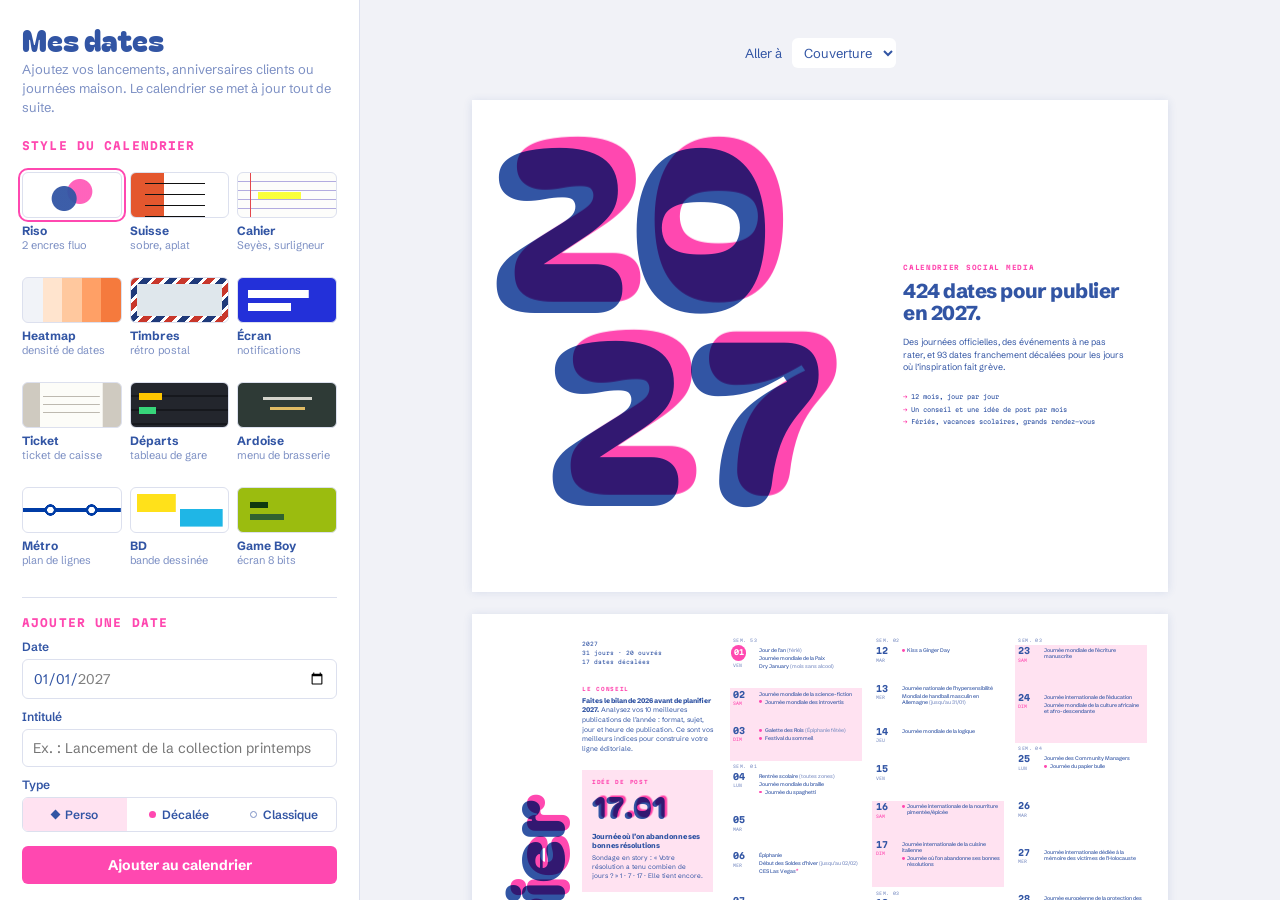
<file: index.html>
<!doctype html>
<html lang="fr">
<head>
<meta charset="utf-8">
<meta name="viewport" content="width=device-width, initial-scale=1">
<title>Générateur · Calendrier social media 2027</title>
<style>
/* Polices Google Fonts de tous les styles (chargées une seule fois).
   Riso · Suisse, Cahier, Heatmap, Timbres, Écran · Ticket, Départs, Ardoise, Métro, BD, Game Boy */
@import url('https://fonts.googleapis.com/css2?family=Bagel+Fat+One&family=Schibsted+Grotesk:ital,wght@0,400;0,500;0,600;0,700;0,800;1,400&family=Martian+Mono:wdth,wght@87.5,400;87.5,600;87.5,700&display=block');
@import url('https://fonts.googleapis.com/css2?family=Archivo:wdth,wght@62..125,300..900&family=Playwrite+FR+Trad:wght@300;400&family=Karla:ital,wght@0,400;0,500;0,700;0,800;1,400&family=Unbounded:wght@500;700;800&family=IBM+Plex+Mono:wght@500;600&family=Public+Sans:ital,wght@0,400;0,500;0,700;1,400&family=Alfa+Slab+One&family=Libre+Franklin:ital,wght@0,400;0,500;0,700;1,400&family=Albert+Sans:wght@200;300;500;600;700&display=swap');
@import url('https://fonts.googleapis.com/css2?family=Courier+Prime:ital,wght@0,400;0,700;1,400&family=Barlow+Semi+Condensed:wght@400;500;600;700&family=Cabin+Sketch:wght@400;700&family=Kalam:wght@300;400;700&family=Overpass:wght@400;600;700;800&family=Bangers&family=Comic+Neue:wght@400;700&family=Press+Start+2P&family=Pixelify+Sans:wght@400;500;700&display=swap');

/* Base commune : format de page A4 paysage, couleurs de l'interface, remise à zéro */
@page { size: 297mm 210mm; margin: 0; }
:root { --blue:#3255A4; --pink:#FF48B0; --pinkt:#FFE2F1; --paper:#FFFFFF; --soft:#7D90C4; }
* { box-sizing: border-box; margin: 0; padding: 0; }
html, body { font-family: 'Schibsted Grotesk', sans-serif; color: var(--blue); -webkit-print-color-adjust: exact; print-color-adjust: exact; }

.th-riso .page { width: 297mm; height: 210mm; position: relative; overflow: hidden; page-break-after: always; background: var(--paper); }
.th-riso .ov { position: relative; display: inline-block; font-family: 'Bagel Fat One', sans-serif; font-weight: 400; line-height: .9; }
.th-riso .ov .b { color: var(--blue); }
.th-riso .ov .p { position: absolute; left: 0; top: 0; color: var(--pink); mix-blend-mode: multiply; transform: translate(.08em, -.05em); }
.th-riso .lbl { font-family: 'Martian Mono', monospace; font-size: 2.2mm; font-weight: 700; letter-spacing: .3mm; text-transform: uppercase; color: var(--pink); margin-bottom: 1.6mm; }
.th-riso sup.ast { color: var(--pink); font-weight: 800; font-size: 1.15em; vertical-align: 0; }
.th-riso .vt { position: absolute; left: 7mm; top: 10mm; bottom: 10mm; width: 36mm; display: flex; align-items: flex-end; justify-content: center; }
.th-riso .vt .ov { writing-mode: vertical-rl; transform: rotate(180deg); white-space: nowrap; }
.th-riso .vt .ov .p { transform: translate(-.06em, .08em); }
.th-riso .info { position: absolute; left: 47mm; top: 11mm; bottom: 10mm; width: 56mm; display: flex; flex-direction: column; }
.th-riso .meta { font-family: 'Martian Mono', monospace; font-size: 2.3mm; line-height: 1.7; color: var(--blue); margin-bottom: 8mm; }
.th-riso .blk { margin-bottom: 7mm; }
.th-riso .tip { font-size: 2.9mm; line-height: 1.42; }
.th-riso .tip b { font-weight: 800; }
.th-riso .perle { background: var(--pinkt); padding: 4mm 4.2mm 4.4mm; }
.th-riso .pdate { font-size: 13mm; margin: 1mm 0 2mm; }
.th-riso .pname { font-weight: 800; font-size: 3.1mm; line-height: 1.25; margin-bottom: 1.6mm; }
.th-riso .perle p { font-size: 2.8mm; line-height: 1.42; }
.th-riso .legend { margin-top: auto; display: flex; flex-direction: column; gap: 1.8mm; font-family: 'Martian Mono', monospace; font-size: 2.1mm; }
.th-riso .legend span { display: flex; align-items: center; gap: 2mm; }
.th-riso .dot { display: inline-block; width: 1.6mm; height: 1.6mm; border-radius: 50%; background: var(--pink); }
.th-riso .legend .fr, .th-riso .num.fer { background: var(--pink); color: #fff; border-radius: 50%; }
.th-riso .legend .fr { font-style: normal; font-weight: 700; font-size: 1.9mm; width: 4.4mm; height: 4.4mm; display: inline-flex; align-items: center; justify-content: center; }
.th-riso .cols { position: absolute; left: 110mm; right: 9mm; top: 9mm; bottom: 9mm; display: grid; grid-template-columns: repeat(3, 1fr); gap: 4.5mm; }
.th-riso .col { display: flex; flex-direction: column; min-height: 0; overflow: hidden; }
.th-riso .wk { font-family: 'Martian Mono', monospace; font-size: 1.8mm; color: var(--soft); letter-spacing: .2mm; text-transform: uppercase; padding: 1.3mm 0 .6mm 1.4mm; }
.th-riso .day { flex: 1 0 auto; display: grid; grid-template-columns: 10mm 1fr; column-gap: 1.2mm; padding: 1.1mm 1.4mm .6mm; min-height: 9mm; }
.th-riso .day.we { background: var(--pinkt); }
.th-riso .dn { display: flex; flex-direction: column; align-items: flex-start; }
.th-riso .num { font-family: 'Martian Mono', monospace; font-weight: 700; font-size: 3.7mm; line-height: 1; }
.th-riso .num.fer { width: 6.6mm; height: 6.6mm; display: flex; align-items: center; justify-content: center; font-size: 3.1mm; margin: -.8mm 0 0 -.9mm; }
.th-riso .wd { font-family: 'Martian Mono', monospace; font-size: 1.8mm; text-transform: uppercase; color: var(--soft); margin-top: .8mm; }
.th-riso .day.we .wd { color: var(--pink); }
.th-riso .evs p { font-size: calc(2.25mm * var(--k, 1)); line-height: 1.2; font-weight: 500; margin-bottom: .75mm; }
.th-riso .evs p i { font-style: normal; color: var(--soft); }
.th-riso .evs p.fun, .th-riso .evs p.perso { padding-left: 2.3mm; position: relative; }
.th-riso .evs p.perso { font-weight: 700; }
.th-riso .evs p.perso::before { content: ""; position: absolute; left: .1mm; top: .8mm; width: 1.1mm; height: 1.1mm; background: var(--blue); transform: rotate(45deg); }
.th-riso .dia { display: inline-block; width: 1.4mm; height: 1.4mm; margin: 0 .1mm; background: var(--blue); transform: rotate(45deg); }
.th-riso .evs p.fun::before { content: ""; position: absolute; left: 0; top: .75mm; width: 1.25mm; height: 1.25mm; border-radius: 50%; background: var(--pink); }
.th-riso .cyear { position: absolute; left: 8mm; top: 6mm; font-size: 96mm; display: flex; flex-direction: column; }
.th-riso .cyear .l2 { margin-left: 24mm; margin-top: -4mm; }
.th-riso .cright { position: absolute; left: 184mm; top: 0; bottom: 0; width: 96mm; display: flex; flex-direction: column; justify-content: center; }
.th-riso .cright .lbl { font-size: 2.8mm; margin-bottom: 4mm; }
.th-riso .cright h1 { font-weight: 800; font-size: 8.6mm; line-height: 1.08; letter-spacing: -.2mm; margin-bottom: 5mm; }
.th-riso .cright p { font-size: 3.8mm; line-height: 1.45; margin-bottom: 7mm; }
.th-riso .cright ul { list-style: none; font-family: 'Martian Mono', monospace; font-size: 2.6mm; line-height: 2.1; }
.th-riso .cright li::before { content: "→ "; color: var(--pink); }
.th-riso .bmsg { position: absolute; left: 20mm; top: 40mm; font-size: 40mm; }
.th-riso .bmsg .ov { line-height: 1; }
.th-riso .bfoot { position: absolute; left: 20mm; bottom: 16mm; font-family: 'Martian Mono', monospace; font-size: 2.6mm; }
.th-riso .rtitle { position: absolute; left: 10mm; top: 10mm; font-size: 17mm; }
.th-riso .rgrid { position: absolute; left: 10mm; right: 10mm; top: 38mm; bottom: 10mm; display: grid; grid-template-columns: 66mm 1fr 84mm; gap: 9mm; }
.th-riso .rc { display: flex; flex-direction: column; }
.th-riso .rc ul { list-style: none; flex: 1; display: flex; flex-direction: column; }
.th-riso .rc li { flex: 1; font-size: 3.5mm; padding: 0; display: flex; align-items: center; font-weight: 500; }
.th-riso .rc li:nth-child(odd) { background: var(--pinkt); }
.th-riso .rc li b { font-family: 'Martian Mono', monospace; font-weight: 700; font-size: 2.8mm; min-width: 15mm; padding-left: 1.5mm; }
.th-riso .rc li .w { font-family: 'Martian Mono', monospace; color: var(--soft); min-width: 10mm; font-size: 2.3mm; text-transform: uppercase; }
.th-riso .big li b { min-width: 31mm; }
.th-riso table { width: 100%; border-collapse: collapse; font-size: 3.1mm; margin-top: 1mm; }
.th-riso .rc td { height: 17mm; }
.th-riso th { font-family: 'Martian Mono', monospace; font-size: 2.4mm; text-transform: uppercase; color: var(--pink); padding: 2mm 1mm; text-align: center; }
.th-riso td { padding: 3.2mm 1mm; text-align: center; font-weight: 500; font-family: 'Martian Mono', monospace; font-size: 2.6mm; }
.th-riso tr:nth-child(even) td { background: var(--pinkt); }
.th-riso td:first-child { text-align: left; font-family: 'Schibsted Grotesk'; font-weight: 800; font-size: 3.1mm; padding-left: 1.5mm; }
.th-riso .small { margin-top: auto; padding-top: 5mm; font-size: 2.4mm; line-height: 1.5; color: var(--soft); }
.th-riso .extra { display: flex; gap: 8mm; margin-top: 5mm; background: var(--pinkt); padding: 4mm 5mm; font-family: 'Martian Mono', monospace; font-size: 2.5mm; line-height: 1.8; }
.th-riso .extra b { display: block; font-family: 'Schibsted Grotesk'; font-weight: 800; font-size: 3mm; }
.th-riso .vt { font-size: var(--fs); }
.th-riso .st { display: none; }
/* Commun à tous les styles sauf Riso : le conteneur #pages porte les classes « gen th-<style> ».
   Chaque style fixe ses variables (--bg, --ink, --acc, --font, --disp…) et sa mise en page. */
.gen .page { width: 297mm; height: 210mm; position: relative; overflow: hidden; page-break-after: always;
  background: var(--bg); color: var(--ink); font-family: var(--font); }
.gen .ov { position: relative; display: inline-block; line-height: 1; }
.gen .page i { font-style: normal; }
.gen .ov .p { display: none; }
.gen .ov { font-family: var(--disp); font-weight: var(--dispw, 700); }
.gen sup.ast { color: var(--acc); font-weight: 700; vertical-align: 0; }
.gen .kpi, .gen .pd, .gen .sub, .gen .bignum, .gen .cnt, .gen .pm { display: none; }
.gen .g { display: grid; grid-template-columns: repeat(7, minmax(0, 1fr)); grid-template-rows: var(--hh) repeat(var(--rows), minmax(0, 1fr)); }
.gen .c { position: relative; min-height: 0; min-width: 0; }
.gen .in { height: 100%; overflow: hidden; }
.gen .ev { font-size: calc(var(--evfs) * var(--k, 1)); line-height: 1.22; margin-bottom: .75mm; }
.gen .ev i { opacity: .65; }
.gen .ev.perso { font-weight: 700; }
.gen .ev.perso::before { content: "◆ "; color: var(--acc); }
.gen .leg { display: flex; gap: 3.5mm; align-items: center; font-size: 2.2mm; }
.gen .leg span { display: inline-flex; align-items: center; gap: 1.2mm; }

/* couverture */
.gen .cover .cv-txt { position: absolute; right: 14mm; top: 0; bottom: 0; width: 96mm; display: flex; flex-direction: column; justify-content: center; z-index: 2; }
.gen .cv-txt .k { font-size: 2.8mm; font-weight: 700; letter-spacing: .5mm; text-transform: uppercase; color: var(--acc); margin-bottom: 4mm; }
.gen .cv-txt h1 { font-family: var(--disp); font-weight: var(--dispw, 700); font-size: 8.4mm; line-height: 1.12; margin-bottom: 5mm; }
.gen .cv-txt p { font-size: 3.7mm; line-height: 1.45; margin-bottom: 7mm; }
.gen .cv-txt ul { list-style: none; font-size: 2.9mm; line-height: 2.1; }
.gen .cv-txt li::before { content: "→ "; color: var(--acc); }

/* récap */
.gen .recap .rtitle { position: absolute; left: 10mm; top: 9mm; font-size: 12mm; line-height: 1.25; }
.gen .recap .rgrid { position: absolute; left: 10mm; right: 10mm; top: 34mm; bottom: 10mm; display: grid; grid-template-columns: 66mm 1fr 84mm; gap: 9mm; }
.gen .rc { display: flex; flex-direction: column; min-height: 0; }
.gen .rc .lbl { font-size: 2.4mm; font-weight: 700; letter-spacing: .4mm; text-transform: uppercase; color: var(--acc); margin-bottom: 2mm; }
.gen .rc ul { list-style: none; flex: 1; display: flex; flex-direction: column; }
.gen .rc li { flex: 1; display: flex; align-items: center; font-size: 3.3mm; border-bottom: .25mm solid var(--line); }
.gen .rc li b { min-width: 15mm; font-weight: 700; font-size: 2.9mm; padding-left: 1mm; }
.gen .rc li .w { min-width: 10mm; font-size: 2.2mm; opacity: .6; text-transform: uppercase; }
.gen .big li b { min-width: 31mm; }
.gen .recap table { width: 100%; border-collapse: collapse; font-size: 3mm; }
.gen .recap th { font-size: 2.4mm; text-transform: uppercase; color: var(--acc); padding: 2mm 1mm; text-align: center; }
.gen .recap td { height: 15mm; text-align: center; border-bottom: .25mm solid var(--line); font-size: 2.9mm; }
.gen .recap td:first-child { text-align: left; font-weight: 700; padding-left: 1mm; }
.gen .recap .small { margin-top: auto; padding-top: 5mm; font-size: 2.35mm; line-height: 1.5; opacity: .75; }
.gen .recap .extra { display: flex; gap: 8mm; margin-top: 5mm; background: var(--tint); padding: 4mm 5mm; font-size: 2.7mm; line-height: 1.7; }
.gen .recap .extra b { display: block; }

/* dos */
.gen .back .bmsg { position: absolute; left: 20mm; top: 48mm; font-size: 30mm; line-height: 1.1; }
.gen .back .bfoot { position: absolute; left: 20mm; bottom: 16mm; font-size: 2.8mm; }

/* ---- mise en page « liste » (Ticket, Départs, Ardoise) ---- */
.gen .st { display: none; }
.gen .vt { position: absolute; z-index: 2; }
.gen .vt .ov { white-space: nowrap; }
.gen .info { position: absolute; display: flex; flex-direction: column; }
.gen .cols { position: absolute; display: grid; grid-template-columns: repeat(3, minmax(0, 1fr)); }
.gen .col { display: flex; flex-direction: column; min-height: 0; overflow: hidden; position: relative; }
.gen .day { flex: 1 0 auto; display: grid; grid-template-columns: 11mm minmax(0, 1fr); column-gap: 1.2mm; }
.gen .dn { display: flex; flex-direction: column; align-items: flex-start; }
.gen .evs p { font-size: calc(var(--evfs, 2.2mm) * var(--k, 1)); line-height: 1.22; margin-bottom: .7mm; }
.gen .evs p i { opacity: .65; }
.gen .evs p.perso { font-weight: 700; }
.gen .legend { display: flex; flex-direction: column; gap: 1.6mm; }
.gen .legend span { display: flex; align-items: center; gap: 1.6mm; }
.gen .pdate .ov { line-height: 1; }

/* SUISSE : sobre, un aplat de couleur par mois et le numéro du mois en filigrane */
.th-suisse { --bg: #fff; --ink: #111; --acc: #E4572E; --tint: #F2F2F2; --line: #111; --font: 'Archivo', sans-serif; --disp: 'Archivo', sans-serif; --dispw: 800; --evfs: 2.05mm; --hh: 7mm; }
.th-suisse .ov { font-stretch: 125%; }
.th-suisse .month .side { position: absolute; left: 0; top: 0; bottom: 0; width: 88mm; background: var(--acc); color: #fff; padding: 11mm 9mm; display: flex; flex-direction: column; }
.th-suisse .mt { font-size: min(10.5mm, calc(70mm / var(--len) / .82)); line-height: 1; }
.th-suisse .my { font-weight: 300; font-size: 7mm; margin: 1.5mm 0 9mm; }
.th-suisse .note { position: relative; z-index: 2; }
.th-suisse .note .k { font-weight: 700; font-size: 2.3mm; letter-spacing: .4mm; text-transform: uppercase; margin-bottom: 1.4mm; opacity: .85; }
.th-suisse .note p { font-size: 2.7mm; line-height: 1.4; margin-bottom: 6mm; max-width: 68mm; }
.th-suisse .bignum { display: block; position: absolute; left: 0; top: 0; bottom: 0; width: 88mm; overflow: hidden; pointer-events: none; }
.th-suisse .bignum span { position: absolute; left: -3mm; bottom: -7mm; color: rgba(0,0,0,.15); font-weight: 900; font-stretch: 62%; font-size: 50mm; line-height: 1; letter-spacing: -1.3mm; transform: scale(3); transform-origin: 0 100%; }
.th-suisse .g { position: absolute; left: 97mm; right: 9mm; top: 10mm; bottom: 14mm; }
.th-suisse .h { font-weight: 700; font-size: 2.2mm; letter-spacing: .5mm; text-transform: uppercase; border-bottom: .6mm solid #111; padding: 0 1.4mm; display: flex; align-items: center; }
.th-suisse .h.we { color: var(--acc); }
.th-suisse .c { border-bottom: .25mm solid #111; }
.th-suisse .in { padding: 1.6mm 1.4mm; }
.th-suisse .n { display: inline-block; font-weight: 700; font-stretch: 62%; font-size: 8mm; line-height: .9; margin-bottom: 1.3mm; }
.th-suisse .we .n { color: var(--acc); }
.th-suisse .fer .n { background: var(--acc); color: #fff; padding: .6mm 1.2mm .2mm; }
.th-suisse .out .n { color: #D5D5D5; }
.th-suisse .ev.fun::before, .th-suisse .leg .mk-fun { content: ""; display: inline-block; width: 1.4mm; height: 1.4mm; background: var(--acc); margin-right: 1mm; vertical-align: .1mm; }
.th-suisse .leg { position: absolute; right: 9mm; bottom: 5.5mm; }
.th-suisse .leg .mk-fer { background: var(--acc); color: #fff; font-weight: 700; padding: .3mm .8mm; }
.th-suisse .leg .mk-perso::before { content: "◆"; color: var(--acc); }
.th-suisse .cover .cv-art { position: absolute; left: 0; top: 0; bottom: 0; width: 168mm; background: var(--acc); overflow: hidden; }
.th-suisse .cv-num { position: absolute; left: 6mm; top: 9mm; color: #fff; font-weight: 900; font-stretch: 62%; font-size: 40mm; line-height: .8; letter-spacing: -1mm; transform: scale(2.55); transform-origin: 0 0; }
.th-suisse .rc li b { font-stretch: 75%; font-size: 3.4mm; }

/* CAHIER : papier Seyès, surligneur fluo et post-it */
.th-cahier { --bg: #FDFDFB; --ink: #23232B; --acc: #D23A40; --blue: #1F2F8F; --tint: rgba(250,255,40,.55); --line: rgba(31,47,143,.25);
  --font: 'Karla', sans-serif; --disp: 'Playwrite FR Trad', cursive; --dispw: 400; --evfs: 2.2mm; --hh: 6mm; }
.th-cahier .page { background-image:
    linear-gradient(90deg, transparent 27.6mm, #E4474C 27.6mm, #E4474C 28mm, transparent 28mm),
    repeating-linear-gradient(90deg, rgba(120,110,200,.2) 0 .15mm, transparent .15mm 8mm),
    repeating-linear-gradient(180deg, transparent 0 7.8mm, rgba(110,98,200,.38) 7.8mm 8mm),
    repeating-linear-gradient(180deg, transparent 0 1.88mm, rgba(150,140,215,.2) 1.88mm 2mm); }
.th-cahier .ov { color: var(--blue); }
.th-cahier .month .side { position: absolute; left: 33mm; right: 8mm; top: 5mm; height: 35mm; display: flex; gap: 7mm; align-items: flex-start; }
.th-cahier .ttl { flex: 1; display: flex; align-items: baseline; gap: 3mm; }
.th-cahier .mt { font-size: min(12mm, calc(95mm / var(--len) / .78)); line-height: 1.7; }
.th-cahier .my { font-family: var(--disp); font-size: 5mm; color: var(--blue); }
.th-cahier .note { width: 74mm; flex: none; padding: 5mm 4.5mm 4mm; font-size: 2.4mm; line-height: 1.36; box-shadow: .6mm 1mm 2mm rgba(0,0,0,.14); position: relative; }
.th-cahier .note::before { content: ""; position: absolute; top: -2.5mm; left: 50%; width: 18mm; height: 5mm; margin-left: -9mm; background: rgba(255,255,255,.62); transform: rotate(-3deg); }
.th-cahier .tip { background: #FFC7DC; transform: rotate(-1.6deg); }
.th-cahier .idea { background: #C9EFC4; transform: rotate(1.4deg); }
.th-cahier .note .k { font-family: var(--disp); font-size: 2.6mm; color: var(--blue); margin-bottom: 1.2mm; }
.th-cahier .g { position: absolute; left: 30mm; right: 6mm; top: 45mm; bottom: 11mm; column-gap: 2mm; }
.th-cahier .h { font-family: var(--disp); font-size: 2.6mm; color: var(--blue); }
.th-cahier .h.we { color: var(--acc); }
.th-cahier .in { padding: 1mm; }
.th-cahier .n { display: block; width: fit-content; font-weight: 800; font-size: 4.6mm; color: var(--blue); line-height: 1; margin-bottom: 1.2mm; }
.th-cahier .n .z, .th-cahier .out .n { display: none; }
.th-cahier .we .n { color: var(--acc); }
.th-cahier .fer .n { border: .4mm solid var(--acc); border-radius: 50%; padding: .8mm 1.4mm; transform: rotate(-8deg); color: var(--acc); }
.th-cahier .ev.fun span, .th-cahier .mk-fun { background: linear-gradient(transparent 12%, rgba(250,255,40,.85) 12%, rgba(250,255,40,.85) 88%, transparent 88%);
  -webkit-box-decoration-break: clone; box-decoration-break: clone; }
.th-cahier .ev.perso { color: var(--blue); }
.th-cahier .ev.perso::before { content: "→ "; color: var(--blue); }
.th-cahier .leg { position: absolute; right: 8mm; bottom: 4mm; }
.th-cahier .leg .mk-fun::after { content: "surligné"; }
.th-cahier .leg .mk-fer { border: .35mm solid var(--acc); border-radius: 50%; color: var(--acc); font-weight: 800; padding: .2mm 1mm; }
.th-cahier .leg .mk-perso::before { content: "→"; color: var(--blue); font-weight: 800; }
.th-cahier .cover .cv-art { position: absolute; left: 34mm; top: 48mm; }
.th-cahier .cv-cur { font-family: var(--disp); font-size: 35mm; color: var(--blue); line-height: 1.6; transform: rotate(-4deg); position: relative; }
.th-cahier .cv-cur::after { content: ""; position: absolute; left: 4mm; right: -6mm; bottom: 12mm; height: 12mm; background: rgba(250,255,40,.7); z-index: -1; transform: rotate(1deg); }
.th-cahier .cv-sub { font-family: var(--disp); font-size: 6mm; color: var(--acc); margin: -2mm 0 0 10mm; transform: rotate(-4deg); }
.th-cahier .cv-txt { background: #FFC7DC; padding: 8mm 7mm; top: 34mm !important; bottom: auto !important; transform: rotate(1.5deg); box-shadow: .8mm 1.2mm 3mm rgba(0,0,0,.14); }
.th-cahier .cv-txt .k, .th-cahier .rc .lbl { font-family: var(--disp); text-transform: none; letter-spacing: 0; color: var(--blue); font-size: 3.2mm; }
.th-cahier .cv-txt h1 { font-family: var(--font); font-weight: 800; }
.th-cahier .recap .rgrid { left: 33mm; }
.th-cahier .rc li b, .th-cahier .recap th { color: var(--blue); }

/* HEATMAP : la couleur de chaque case dit combien d'occasions de publier */
.th-heatmap { --bg: #fff; --ink: #16213E; --acc: #F46A2B; --tint: #FFE4CE; --line: #E6E9F1; --font: 'Public Sans', sans-serif; --disp: 'Unbounded', sans-serif; --dispw: 700;
  --mono: 'IBM Plex Mono', monospace; --evfs: 2.05mm; --hh: 5mm; }
.th-heatmap .l0 { background: #F1F3F8; } .th-heatmap .l1 { background: #FFE4CE; } .th-heatmap .l2 { background: #FFC89E; }
.th-heatmap .l3 { background: #FFA066; } .th-heatmap .l4 { background: #F57A3D; }
.th-heatmap .month .side { position: absolute; left: 10mm; top: 10mm; bottom: 18mm; width: 68mm; display: flex; flex-direction: column; }
.th-heatmap .mt { font-size: min(10.5mm, calc(66mm / var(--len) / .86)); line-height: 1; }
.th-heatmap .my { font-family: var(--mono); font-size: 3mm; margin-top: 1.5mm; }
.th-heatmap .kpi { display: block; }
.th-heatmap .kbig { font-family: var(--disp); font-weight: 800; font-size: 26mm; line-height: 1; margin-top: 7mm; color: var(--acc); }
.th-heatmap .bl { font-size: 3mm; font-weight: 500; }
.th-heatmap .stats { list-style: none; margin: 4mm 0; font-size: 2.55mm; line-height: 1.7; }
.th-heatmap .stats b { font-family: var(--mono); font-weight: 600; }
.th-heatmap .ramp { font-family: var(--mono); font-size: 2.2mm; display: flex; align-items: center; gap: .8mm; margin-bottom: 5mm; color: #6B7390; }
.th-heatmap .ramp i { width: 3.4mm; height: 3.4mm; border-radius: .6mm; display: inline-block; }
.th-heatmap .note .k { font-family: var(--mono); font-weight: 600; font-size: 2.2mm; text-transform: uppercase; color: var(--acc); margin-bottom: 1.2mm; }
.th-heatmap .note p { font-size: 2.5mm; line-height: 1.42; margin-bottom: 4mm; }
.th-heatmap .g { position: absolute; left: 86mm; right: 9mm; top: 10mm; bottom: 12mm; gap: 1.4mm; }
.th-heatmap .h { font-family: var(--mono); font-size: 2.1mm; text-transform: uppercase; color: #6B7390; }
.th-heatmap .c { border-radius: 1.4mm; }
.th-heatmap .in { padding: 1.8mm; }
.th-heatmap .c.out { border: .3mm dashed #D7DBE6; background: none; }
.th-heatmap .out .n { display: none; }
.th-heatmap .n { font-family: var(--mono); font-weight: 600; font-size: 4mm; line-height: 1; display: inline-block; margin-bottom: 1.3mm; }
.th-heatmap .fer .n { text-decoration: underline; text-decoration-thickness: .5mm; text-underline-offset: .8mm; }
.th-heatmap .cnt { display: block; position: absolute; right: 1.6mm; top: 1.8mm; font-family: var(--mono); font-size: 2.1mm; font-weight: 600; opacity: .7; }
.th-heatmap .ev.fun::before { content: "✦ "; }
.th-heatmap .leg { position: absolute; left: 10mm; bottom: 10mm; font-family: var(--mono); flex-wrap: wrap; width: 70mm; row-gap: 1.5mm; }
.th-heatmap .leg .mk-fun::before { content: "✦"; }
.th-heatmap .leg .mk-fer { text-decoration: underline; font-weight: 600; }
.th-heatmap .leg .mk-perso::before { content: "◆"; color: var(--acc); }
.th-heatmap .cover .cv-art { position: absolute; left: 14mm; top: 24mm; width: 170mm; }
.th-heatmap .cv-y { font-family: var(--disp); font-weight: 800; font-size: 44mm; line-height: 1; letter-spacing: -1mm; margin-bottom: 10mm; }
.th-heatmap .yh { display: grid; grid-auto-flow: column; grid-template-rows: repeat(7, 2.6mm); grid-auto-columns: 2.6mm; gap: .55mm; }
.th-heatmap .yh i { border-radius: .4mm; }
.th-heatmap .yh i.x { background: none; }
.th-heatmap .yl { display: flex; justify-content: space-between; font-family: var(--mono); font-size: 2.1mm; color: #6B7390; margin-top: 2mm; width: 163mm; }
.th-heatmap .cv-cap { font-family: var(--mono); font-size: 2.4mm; color: #6B7390; margin-top: 6mm; display: flex; gap: 1mm; align-items: center; }
.th-heatmap .cv-cap i { width: 2.6mm; height: 2.6mm; border-radius: .4mm; display: inline-block; }
.th-heatmap .rc li b, .th-heatmap .recap td { font-family: var(--mono); }
.th-heatmap .rc li:nth-child(odd), .th-heatmap .recap tr:nth-child(even) td { background: #FFF3EA; }

/* TIMBRES : chaque jour est un timbre, les fériés reçoivent un cachet de la poste */
.th-timbres { --bg: #DFE7EC; --ink: #1F3A7A; --acc: #C8372B; --tint: #fff; --line: rgba(31,58,122,.18); --font: 'Libre Franklin', sans-serif; --disp: 'Alfa Slab One', serif; --dispw: 400; --evfs: 1.95mm; --hh: 5mm; }
.th-timbres .month .side { position: absolute; left: 222mm; right: 9mm; top: 9mm; bottom: 20mm; display: flex; flex-direction: column; gap: 5mm; }
.th-timbres .mt { font-size: min(11mm, calc(66mm / var(--len) / .66)); line-height: 1; }
.th-timbres .my { font-family: var(--disp); font-size: 8mm; color: var(--acc); }
.th-timbres .sub { display: block; font-size: 2.1mm; letter-spacing: .35mm; text-transform: uppercase; font-weight: 700; color: var(--acc); margin-top: 2mm; line-height: 1.5; }
.th-timbres .tip { border: 2mm solid transparent; padding: 3.5mm;
  background: linear-gradient(#fff, #fff) padding-box, repeating-linear-gradient(135deg, #C8372B 0 3mm, #fff 3mm 5mm, #1F3A7A 5mm 8mm, #fff 8mm 10mm) border-box; }
.th-timbres .note .k { font-size: 2.1mm; font-weight: 700; letter-spacing: .35mm; text-transform: uppercase; color: var(--acc); margin-bottom: 1.4mm; }
.th-timbres .note p { font-size: 2.45mm; line-height: 1.42; color: #26324F; }
.th-timbres .idea .kd { display: none; }
.th-timbres .pd { display: block; font-family: var(--disp); font-size: 10mm; line-height: 1; margin-bottom: 2mm; }
.th-timbres .g { position: absolute; left: 9mm; top: 9mm; bottom: 10mm; width: 206mm; gap: 1.6mm; }
.th-timbres .h { font-size: 2.1mm; font-weight: 700; letter-spacing: .3mm; text-transform: uppercase; text-align: center; }
.th-timbres .h.we { color: var(--acc); }
.th-timbres .c { padding: .6mm; background: #fff; border: .9mm dotted var(--bg); }
.th-timbres .c.out { background: none; border: .3mm dashed rgba(31,58,122,.25); }
.th-timbres .out .in { display: none; }
.th-timbres .in { background: #fff; border: .25mm solid rgba(31,58,122,.35); padding: 1.3mm 1.5mm; }
.th-timbres .n { display: block; font-family: var(--disp); font-size: 5mm; line-height: 1; margin-bottom: 1mm; }
.th-timbres .n .z { display: none; }
.th-timbres .we .n { color: var(--acc); }
.th-timbres .ev { color: #26324F; }
.th-timbres .ev.fun::before { content: "★ "; color: var(--acc); }
.th-timbres .fer .pm { display: flex; position: absolute; right: -1mm; top: -1.2mm; width: 12mm; height: 12mm; border: .45mm solid var(--acc); border-radius: 50%;
  align-items: center; justify-content: center; transform: rotate(-16deg); mix-blend-mode: multiply; opacity: .85; }
.th-timbres .pm::before { content: ""; position: absolute; width: 8mm; height: .35mm; background: var(--acc); left: -7mm; top: 4.5mm; box-shadow: 0 1.6mm 0 var(--acc), 0 3.2mm 0 var(--acc); }
.th-timbres .pm span { font-size: 1.9mm; font-weight: 700; letter-spacing: .2mm; color: var(--acc); }
.th-timbres .leg { position: absolute; left: 222mm; bottom: 10mm; flex-direction: column; align-items: flex-start; gap: 1.5mm; }
.th-timbres .leg .mk-fun::before { content: "★"; color: var(--acc); }
.th-timbres .leg .mk-fer { border: .35mm solid var(--acc); color: var(--acc); border-radius: 3mm; font-size: 1.8mm; font-weight: 700; padding: .2mm 1mm; }
.th-timbres .leg .mk-perso::before { content: "◆"; color: var(--acc); }
.th-timbres .cover .cv-art { position: absolute; left: 22mm; top: 22mm; width: 128mm; height: 166mm; padding: 2.4mm;
  background: #fff; border: 2.2mm dotted var(--bg); }
.th-timbres .stamp { height: 100%; background: #fff; border: .5mm solid var(--ink); outline: 2mm solid #fff; outline-offset: -3mm; display: flex; flex-direction: column; justify-content: space-between; padding: 10mm 9mm; }
.th-timbres .stamp .sv { font-size: 2.6mm; letter-spacing: .6mm; font-weight: 700; text-transform: uppercase; color: var(--acc); }
.th-timbres .stamp .sy { font-family: var(--disp); font-size: 40mm; line-height: .9; }
.th-timbres .stamp .sn { font-family: var(--disp); font-size: 7mm; line-height: 1.1; }
.th-timbres .cv-pm { position: absolute; right: -16mm; top: 26mm; width: 34mm; height: 34mm; border: .7mm solid var(--acc); border-radius: 50%; transform: rotate(-14deg);
  display: flex; align-items: center; justify-content: center; text-align: center; font-size: 2.4mm; font-weight: 700; color: var(--acc); letter-spacing: .3mm; mix-blend-mode: multiply; }
.th-timbres .rc { background: #fff; padding: 4mm; }
.th-timbres .rc li b { font-family: var(--disp); font-weight: 400; }

/* ÉCRAN VERROUILLÉ : le mois comme un flux de notifications sur un écran de téléphone */
.th-ecran { --bg: #2330D9; --ink: #fff; --acc: #FFD23F; --tint: rgba(255,255,255,.12); --line: rgba(255,255,255,.18); --font: 'Albert Sans', sans-serif; --disp: 'Albert Sans', sans-serif; --dispw: 200; }
.th-ecran .clockm { position: absolute; left: 9mm; top: 4mm; font-weight: 200; font-size: min(34mm, calc(150mm / var(--len) / .56)); line-height: 1.05; letter-spacing: -.8mm; }
.th-ecran .date { position: absolute; left: 11mm; top: 42mm; font-weight: 500; font-size: 3.4mm; opacity: .92; display: flex; gap: 4mm; align-items: center; }
.th-ecran .date .lg { display: inline-flex; gap: 1.2mm; align-items: center; font-size: 2.6mm; opacity: .9; }
.th-ecran .widgets { position: absolute; left: 160mm; right: 10mm; top: 8mm; display: flex; gap: 4mm; }
.th-ecran .wg { flex: 1; background: rgba(255,255,255,.14); border-radius: 4mm; padding: 3.2mm 3.8mm; font-size: 2.3mm; line-height: 1.36; }
.th-ecran .wg .k { font-size: 2mm; font-weight: 700; text-transform: uppercase; letter-spacing: .3mm; opacity: .75; margin-bottom: 1.1mm; }
.th-ecran .cols { position: absolute; left: 10mm; right: 10mm; top: 52mm; bottom: 10mm; display: grid; grid-template-columns: repeat(var(--n), minmax(0, 1fr)); gap: 3.5mm; }
.th-ecran .col { display: flex; flex-direction: column; gap: 1.1mm; overflow: hidden; min-height: 0; }
.th-ecran .wk { font-size: 2mm; font-weight: 600; text-transform: uppercase; letter-spacing: .3mm; opacity: .6; margin-bottom: .5mm; }
.th-ecran .dh { font-size: calc(2.8mm * var(--k, 1)); font-weight: 700; text-transform: uppercase; letter-spacing: .2mm; margin-top: 1.4mm; }
.th-ecran .dh.we { color: var(--acc); }
.th-ecran .nt { display: flex; gap: 1.8mm; align-items: flex-start; background: rgba(255,255,255,.95); color: #151733; border-radius: 2mm;
  padding: calc(1.5mm * var(--k, 1)) 2mm; font-size: calc(2.35mm * var(--k, 1)); line-height: 1.22; }
.th-ecran .nt i { color: #6B6F95; }
.th-ecran .nt.perso { font-weight: 700; }
.th-ecran .ic { flex: none; width: 3.4mm; height: 3.4mm; border-radius: .8mm; background: #8C95FF; margin-top: .1mm; }
.th-ecran .ic.fun { background: #FF6B57; }
.th-ecran .ic.fer { background: var(--acc); }
.th-ecran .ic.perso { background: #34D399; }
.th-ecran .cover .clock { position: absolute; left: 12mm; top: 20mm; font-weight: 200; font-size: 62mm; line-height: 1; letter-spacing: -2.5mm; }
.th-ecran .cover .cdate { position: absolute; left: 15mm; top: 88mm; font-size: 5mm; font-weight: 500; }
.th-ecran .cover .nts { position: absolute; left: 14mm; top: 104mm; width: 150mm; display: flex; flex-direction: column; gap: 2.5mm; }
.th-ecran .cover .nt { font-size: 3mm; padding: 3mm 3.5mm; border-radius: 3mm; }
.th-ecran .cover .ic { width: 5mm; height: 5mm; border-radius: 1.3mm; }
.th-ecran .cv-txt { background: rgba(255,255,255,.14); border-radius: 5mm; padding: 9mm 8mm; top: 30mm !important; bottom: auto !important; }
.th-ecran .rc { background: rgba(255,255,255,.12); border-radius: 4mm; padding: 5mm; }

/* TICKET : ticket de caisse thermique, code-barres et total des dates */
.th-ticket { --bg: #CFCAC0; --ink: #2A2826; --acc: #C8312A; --tint: #F1EFE8; --line: #BDB9B0; --paper: #FCFCF8;
  --font: 'Courier Prime', monospace; --disp: 'Courier Prime', monospace; --dispw: 700; --evfs: 2.15mm; }
.th-ticket .info, .th-ticket .col { background: var(--paper); }
.th-ticket .info::after, .th-ticket .col::after { content: ""; position: absolute; left: 0; right: 0; bottom: 0; height: 1.6mm;
  background: linear-gradient(45deg, var(--bg) 50%, transparent 50%) 0 100% / 3mm 1.6mm repeat-x,
              linear-gradient(-45deg, var(--bg) 50%, transparent 50%) 0 100% / 3mm 1.6mm repeat-x; }
.th-ticket .vt { left: 10mm; width: 66mm; top: 20mm; text-align: center; font-size: 7.4mm; }
.th-ticket .vt .ov { text-transform: uppercase; letter-spacing: .9mm; }
.th-ticket .info { left: 10mm; top: 10mm; width: 66mm; padding: 6mm 5.5mm 8mm; gap: 3.2mm; }
.th-ticket .info::before { content: "*** CALENDRIER SOCIAL MEDIA ***"; font-size: 2.3mm; letter-spacing: .2mm; text-align: center; margin-bottom: 10.5mm; }
.th-ticket .meta { font-size: 2.45mm; line-height: 1.6; border-top: .3mm dashed var(--ink); border-bottom: .3mm dashed var(--ink); padding: 2mm 0; }
.th-ticket .lbl { font-weight: 700; font-size: 2.35mm; text-transform: uppercase; letter-spacing: .3mm; margin-bottom: 1.2mm; }
.th-ticket .tip, .th-ticket .perle p { font-size: 2.4mm; line-height: 1.36; }
.th-ticket .perle { border-top: .3mm dashed var(--ink); padding-top: 2.6mm; }
.th-ticket .pdate { font-size: 6.5mm; margin-bottom: 1mm; }
.th-ticket .pname { font-weight: 700; font-size: 2.5mm; margin-bottom: 1mm; }
.th-ticket .legend { font-size: 2.2mm; border-top: .3mm dashed var(--ink); padding-top: 2.6mm; }
.th-ticket .legend::after { content: ""; display: block; height: 9mm; margin-top: 2.5mm;
  background: repeating-linear-gradient(90deg, var(--ink) 0 .3mm, transparent .3mm .7mm, var(--ink) .7mm 1.4mm, transparent 1.4mm 1.8mm, var(--ink) 1.8mm 2mm, transparent 2mm 2.7mm); }
.th-ticket .dot::before { content: "☆"; color: var(--acc); }
.th-ticket .dia::before { content: "▶"; }
.th-ticket .fr, .th-ticket .num.fer { background: var(--ink); color: var(--paper); padding: 0 .8mm; font-style: normal; }
.th-ticket .cols { left: 84mm; right: 10mm; top: 10mm; bottom: 10mm; gap: 6mm; }
.th-ticket .col { padding: 4mm 4mm 5mm; }
.th-ticket .wk { text-align: center; font-size: 1.95mm; color: #8A857C; text-transform: uppercase; letter-spacing: .3mm; margin: 1mm 0 .6mm; }
.th-ticket .wk::before { content: "---- "; }
.th-ticket .wk::after { content: " ----"; }
.th-ticket .day { padding: .9mm 0 .5mm; border-bottom: .25mm dashed var(--line); }
.th-ticket .num { font-weight: 700; font-size: 3.2mm; line-height: 1.1; }
.th-ticket .wd { font-size: 1.8mm; text-transform: uppercase; color: #8A857C; margin-top: .4mm; }
.th-ticket .day.we .wd { color: var(--acc); }
.th-ticket .evs p.fun::before { content: "☆ "; color: var(--acc); }
.th-ticket .evs p.perso::before { content: "▶ "; }
.th-ticket .cover .cv-art { position: absolute; left: 34mm; top: 0; width: 86mm; }
.th-ticket .rcpt { position: relative; background: var(--paper); padding: 12mm 8mm 14mm; font-size: 2.9mm; line-height: 1.55; }
.th-ticket .rcpt::after { content: ""; position: absolute; left: 0; right: 0; bottom: 0; height: 2.4mm;
  background: linear-gradient(45deg, var(--bg) 50%, transparent 50%) 0 100% / 4mm 2.4mm repeat-x, linear-gradient(-45deg, var(--bg) 50%, transparent 50%) 0 100% / 4mm 2.4mm repeat-x; }
.th-ticket .rh { font-weight: 700; font-size: 6mm; line-height: 1.2; text-align: center; letter-spacing: .6mm; margin-bottom: 2mm; }
.th-ticket .rl { text-align: center; font-size: 2.5mm; }
.th-ticket .rsep { border-top: .35mm dashed var(--ink); margin: 3mm 0; }
.th-ticket .rr { display: flex; justify-content: space-between; }
.th-ticket .rtot { font-weight: 700; font-size: 4.2mm; margin: 1mm 0 2mm; }
.th-ticket .bar { height: 12mm; margin: 5mm 6mm 3mm;
  background: repeating-linear-gradient(90deg, var(--ink) 0 .35mm, transparent .35mm .8mm, var(--ink) .8mm 1.6mm, transparent 1.6mm 2mm, var(--ink) 2mm 2.3mm, transparent 2.3mm 3mm); }
.th-ticket .rc { background: var(--paper); padding: 4mm; }

/* DÉPARTS : tableau des départs de gare, avec un statut par jour */
.th-departs { --bg: #15171C; --ink: #F2F1EA; --acc: #FFC600; --tint: #23262D; --line: #2C3038; --tile: #262A32; --red: #FF5A4F; --green: #37D67A;
  --font: 'Barlow Semi Condensed', sans-serif; --disp: 'Martian Mono', monospace; --dispw: 700; --evfs: 2.3mm; }
.th-departs .month::after { content: "✈ DÉPARTS · DEPARTURES"; position: absolute; right: 10mm; top: 13mm; font-family: 'Martian Mono', monospace; font-size: 2.8mm; font-weight: 700; letter-spacing: .5mm; color: #8C93A0; }
.th-departs .vt { left: 10mm; top: 8mm; font-size: 11mm; }
.th-departs .vt .ov { color: var(--acc); text-transform: uppercase; padding: .8mm 0;
  background: repeating-linear-gradient(90deg, var(--tile) 0 calc(1ch - .5mm), transparent calc(1ch - .5mm) 1ch); }
.th-departs .vt::after { content: ""; position: absolute; left: 0; right: 0; top: 50%; height: .35mm; background: var(--bg); }
.th-departs .info { right: 10mm; top: 29mm; bottom: 9mm; width: 62mm; gap: 4mm; }
.th-departs .meta { font-family: 'Martian Mono', monospace; font-size: 2.2mm; line-height: 1.7; color: #9BA1AD; }
.th-departs .lbl { font-family: 'Martian Mono', monospace; font-weight: 700; font-size: 2.1mm; text-transform: uppercase; color: var(--acc); margin-bottom: 1.4mm; }
.th-departs .blk { border: .5mm solid var(--acc); padding: 3mm; }
.th-departs .tip, .th-departs .perle p { font-size: 2.6mm; line-height: 1.38; }
.th-departs .perle { background: var(--tint); padding: 3mm; }
.th-departs .pdate { font-size: 8mm; color: var(--acc); margin-bottom: 1.2mm; }
.th-departs .pname { font-weight: 700; font-size: 2.8mm; margin-bottom: 1mm; }
.th-departs .legend { margin-top: auto; font-size: 2.3mm; }
.th-departs .legend i { font-family: 'Martian Mono', monospace; font-size: 1.9mm; font-weight: 700; font-style: normal; }
.th-departs .dot::before { content: "DÉCALÉ"; color: var(--acc); }
.th-departs .fr { font-size: 0 !important; }
.th-departs .fr::before { content: "FÉRIÉ"; font-size: 1.9mm; color: var(--red); }
.th-departs .dia::before { content: "◆"; color: #7FD1FF; }
.th-departs .cols { left: 10mm; right: 78mm; top: 29mm; bottom: 9mm; gap: 3mm; }
.th-departs .wk { font-family: 'Martian Mono', monospace; font-size: 1.9mm; color: #6C7280; text-transform: uppercase; padding: .9mm 0 .5mm; }
.th-departs .day { grid-template-columns: 9.5mm minmax(0, 1fr) 13mm; background: var(--tile); padding: 1.1mm 1.4mm .5mm; margin-bottom: .6mm; }
.th-departs .num { font-family: 'Martian Mono', monospace; font-weight: 700; font-size: 3.3mm; line-height: 1; }
.th-departs .num.fer { color: var(--red); }
.th-departs .wd { font-family: 'Martian Mono', monospace; font-size: 1.75mm; text-transform: uppercase; color: #8C93A0; margin-top: .6mm; }
.th-departs .day.we .wd { color: var(--acc); }
.th-departs .evs p { text-transform: uppercase; letter-spacing: .1mm; font-weight: 500; }
.th-departs .evs p.perso { color: #7FD1FF; }
.th-departs .st { display: block; font-family: 'Martian Mono', monospace; font-size: 1.75mm; font-weight: 700; text-align: right; padding-top: .4mm; }
.th-departs .st-ok { color: var(--green); }
.th-departs .st-fun { color: var(--acc); }
.th-departs .st-fer { color: var(--red); }
.th-departs .st-none { color: #4C525E; }
.th-departs .cover .cv-art { position: absolute; left: 12mm; top: 30mm; width: 172mm; }
.th-departs .board { background: #0E1014; padding: 7mm; }
.th-departs .bh { display: flex; justify-content: space-between; font-family: 'Martian Mono', monospace; font-weight: 700; font-size: 3.6mm; color: #8C93A0; letter-spacing: .5mm; margin-bottom: 5mm; }
.th-departs .flap { font-family: 'Martian Mono', monospace; font-weight: 700; font-size: 34mm; line-height: 1.1; color: var(--acc); width: fit-content; position: relative; margin-bottom: 7mm;
  background: repeating-linear-gradient(90deg, var(--tile) 0 calc(1ch - 1.2mm), transparent calc(1ch - 1.2mm) 1ch); }
.th-departs .flap::after { content: ""; position: absolute; left: 0; right: 0; top: 50%; height: .7mm; background: #0E1014; }
.th-departs .brow { display: grid; grid-template-columns: 20mm 1fr 26mm; gap: 3mm; background: var(--tile); padding: 2.6mm 3mm; margin-bottom: 1.2mm; font-size: 3.4mm; text-transform: uppercase; }
.th-departs .brow b { font-family: 'Martian Mono', monospace; }
.th-departs .brow em { font-family: 'Martian Mono', monospace; font-style: normal; font-weight: 700; font-size: 2.8mm; text-align: right; }
.th-departs .rc { background: var(--tint); padding: 4mm; }

/* ARDOISE : menu de brasserie à la craie : suggestion du chef et plat du jour */
.th-ardoise { --bg: #2B3632; --ink: #EEECE3; --acc: #F3C969; --pinkc: #F4A6B8; --tint: rgba(255,255,255,.07); --line: rgba(238,236,227,.2);
  --font: 'Kalam', cursive; --disp: 'Cabin Sketch', cursive; --dispw: 700; --evfs: 2.45mm; }
.th-ardoise .page { background: radial-gradient(ellipse at 28% 18%, rgba(255,255,255,.08), transparent 55%), radial-gradient(ellipse at 78% 82%, rgba(255,255,255,.05), transparent 50%), var(--bg);
  box-shadow: inset 0 0 0 5mm #7A5234, inset 0 0 0 6.2mm #56381F; }
.th-ardoise .vt { left: 0; right: 0; top: 9mm; text-align: center; font-size: 13mm; }
.th-ardoise .vt::before, .th-ardoise .vt::after { content: "~"; font-family: var(--disp); color: var(--acc); margin: 0 4mm; }
.th-ardoise .info { right: 14mm; top: 33mm; bottom: 14mm; width: 62mm; gap: 5mm; }
.th-ardoise .meta { font-size: 2.6mm; line-height: 1.5; opacity: .8; text-align: center; }
.th-ardoise .blk { border: .45mm dashed rgba(238,236,227,.55); border-radius: 3mm; padding: 3.5mm; }
.th-ardoise .lbl { font-family: var(--disp); font-weight: 700; font-size: 4mm; color: var(--acc); margin-bottom: 1mm; }
.th-ardoise .perle .lbl { color: var(--pinkc); }
.th-ardoise .tip, .th-ardoise .perle p { font-size: 2.6mm; line-height: 1.35; }
.th-ardoise .pdate { font-size: 9mm; color: var(--acc); }
.th-ardoise .pname { font-weight: 700; font-size: 3mm; margin: 1mm 0; }
.th-ardoise .legend { margin-top: auto; font-size: 2.4mm; }
.th-ardoise .dot::before { content: "✿"; color: var(--pinkc); }
.th-ardoise .fr, .th-ardoise .num.fer { border: .35mm solid var(--ink); border-radius: 50%; padding: .1mm 1mm; font-style: normal; }
.th-ardoise .dia::before { content: "→"; color: var(--acc); }
.th-ardoise .cols { left: 14mm; right: 84mm; top: 33mm; bottom: 14mm; gap: 6mm; }
.th-ardoise .wk { font-family: var(--disp); font-size: 2.8mm; opacity: .5; padding: .8mm 0 .3mm; border-bottom: .3mm solid var(--line); margin-bottom: .6mm; }
.th-ardoise .day { grid-template-columns: 12mm minmax(0, 1fr); padding: .9mm 0 .2mm; }
.th-ardoise .num { font-family: var(--disp); font-weight: 700; font-size: 4.3mm; line-height: 1; color: var(--acc); }
.th-ardoise .wd { font-size: 2mm; text-transform: uppercase; opacity: .7; }
.th-ardoise .day.we .wd { color: var(--pinkc); opacity: 1; }
.th-ardoise .evs p { line-height: 1.15; }
.th-ardoise .evs p.fun::before { content: "✿ "; color: var(--pinkc); }
.th-ardoise .evs p.perso::before { content: "→ "; color: var(--acc); }
.th-ardoise .cover .cv-art { position: absolute; left: 20mm; top: 26mm; width: 160mm; text-align: center; }
.th-ardoise .ch-t { font-family: var(--disp); font-size: 9mm; color: var(--pinkc); }
.th-ardoise .ch-y { font-family: var(--disp); font-weight: 700; font-size: 46mm; line-height: 1.1; color: var(--acc); }
.th-ardoise .ch-l { list-style: none; font-size: 4.2mm; line-height: 1.8; margin: 5mm auto; width: fit-content; text-align: left; }
.th-ardoise .ch-l b { font-family: var(--disp); color: var(--acc); margin-right: 3mm; }
.th-ardoise .ch-s { font-size: 3.2mm; opacity: .7; }
.th-ardoise .recap .rtitle, .th-ardoise .back .bmsg { color: var(--acc); }

/* MÉTRO : chaque semaine est une ligne de métro, chaque jour une station */
.th-metro { --bg: #FFFFFF; --ink: #1D2A5C; --acc: #CF009E; --tint: #EEF1F8; --line: #DDE2EE; --font: 'Overpass', sans-serif; --disp: 'Overpass', sans-serif; --dispw: 800; --evfs: 2.05mm; --hh: 5mm; }
.th-metro .r1 { --ml: #FFCD00; --mt: #1D2A5C; }
.th-metro .r2 { --ml: #003CA6; --mt: #fff; }
.th-metro .r3 { --ml: #837902; --mt: #fff; }
.th-metro .r4 { --ml: #CF009E; --mt: #fff; }
.th-metro .r5 { --ml: #FF7E2E; --mt: #1D2A5C; }
.th-metro .r6 { --ml: #6ECA97; --mt: #1D2A5C; }
.th-metro .month .side { position: absolute; left: 10mm; right: 10mm; top: 9mm; height: 34mm; display: flex; gap: 5mm; align-items: stretch; }
.th-metro .ttl { flex: none; min-width: 78mm; background: var(--ink); color: #fff; border-radius: 2mm; padding: 0 7mm; display: flex; flex-direction: column; justify-content: center;
  box-shadow: inset 0 0 0 .7mm var(--ink), inset 0 0 0 1.2mm #fff; }
.th-metro .mt { font-size: min(13mm, calc(92mm / var(--len) / .62)); line-height: 1; }
.th-metro .my { font-size: 3mm; font-weight: 600; letter-spacing: .6mm; opacity: .8; margin-top: 1.5mm; }
.th-metro .note { flex: 1; border: .35mm solid var(--line); border-radius: 2mm; padding: 3mm 4mm; font-size: 2.4mm; line-height: 1.38; }
.th-metro .note .k { display: flex; align-items: center; gap: 1.6mm; font-weight: 800; font-size: 2.4mm; text-transform: uppercase; letter-spacing: .3mm; margin-bottom: 1.3mm; }
.th-metro .note .k::before { content: "M"; width: 4.6mm; height: 4.6mm; border-radius: 50%; background: var(--ink); color: #fff; display: inline-flex; align-items: center; justify-content: center; font-size: 2.6mm; }
.th-metro .tip .k::before { content: "!"; background: #E3051B; }
.th-metro .g { position: absolute; left: 25mm; right: 8mm; top: 50mm; bottom: 14mm; row-gap: 2mm; }
.th-metro .h { font-weight: 700; font-size: 2.1mm; text-transform: uppercase; letter-spacing: .3mm; color: #8A93AE; padding-left: 1mm; }
.th-metro .h.we { color: var(--acc); }
.th-metro .c::before { content: ""; position: absolute; left: 0; right: 0; top: 3.1mm; height: 1.8mm; background: var(--ml); }
.th-metro .c.out::before { background: repeating-linear-gradient(90deg, #D5DAE6 0 1.5mm, transparent 1.5mm 3mm); height: .8mm; top: 3.6mm; }
.th-metro .in { position: relative; padding: 0 1.6mm 0 .8mm; }
.th-metro .n { display: flex; align-items: center; justify-content: center; width: 8mm; height: 8mm; border-radius: 50%; background: #fff; border: 1mm solid var(--ml);
  font-weight: 800; font-size: 2.8mm; margin-bottom: 1.3mm; }
.th-metro .we .n { color: var(--acc); }
.th-metro .fer .n { border-color: var(--ink); border-width: 1.3mm; box-shadow: 0 0 0 .5mm #fff, 0 0 0 1mm var(--ink); }
.th-metro .out .n { visibility: hidden; }
.th-metro .c[data-w]::after { content: attr(data-w); position: absolute; left: -14mm; top: 0; width: 8mm; height: 8mm; border-radius: 50%; background: var(--ml); color: var(--mt);
  font-weight: 800; font-size: 3mm; display: flex; align-items: center; justify-content: center; }
.th-metro .ev.fun::before { content: "◇ "; color: var(--acc); font-weight: 800; }
.th-metro .leg { position: absolute; left: 25mm; bottom: 6mm; }
.th-metro .leg .mk-fun::before { content: "◇"; color: var(--acc); font-weight: 800; }
.th-metro .leg .mk-fer { font-size: 0; width: 3.4mm; height: 3.4mm; border: .8mm solid var(--ink); border-radius: 50%; }
.th-metro .leg .mk-perso::before { content: "◆"; color: var(--acc); }
.th-metro .cover .cv-art { position: absolute; left: 14mm; top: 36mm; width: 168mm; }
.th-metro .plaque { display: inline-block; background: var(--ink); color: #fff; font-weight: 800; font-size: 40mm; line-height: 1; padding: 7mm 14mm 5mm; border-radius: 3mm;
  box-shadow: inset 0 0 0 1mm var(--ink), inset 0 0 0 1.8mm #fff; }
.th-metro .mline { display: flex; margin-top: 20mm; }
.th-metro .mline span { flex: 1; position: relative; padding-top: 10mm; text-align: center; font-size: 2.6mm; font-weight: 700; }
.th-metro .mline span::before { content: ""; position: absolute; left: 0; right: 0; top: 2.4mm; height: 2mm; background: var(--line); }
.th-metro .mline i { position: absolute; left: 50%; top: 0; width: 6.8mm; height: 6.8mm; margin-left: -3.4mm; border-radius: 50%; background: #fff; border: 1mm solid var(--line); }
.th-metro .rc .lbl::before { content: "M "; }

/* BD : bande dessinée : cases, bulles et onomatopées */
.th-bd { --bg: #FFFFFF; --ink: #111; --acc: #E6332A; --yel: #FFE11A; --cy: #1FB6E6; --tint: #FFF6B8; --line: #111;
  --font: 'Comic Neue', sans-serif; --disp: 'Bangers', cursive; --dispw: 400; --evfs: 2.2mm; --hh: 6mm; }
.th-bd .page { font-weight: 700; }
.th-bd .month .side { position: absolute; left: 8mm; top: 8mm; bottom: 8mm; width: 78mm; border: .8mm solid var(--ink); padding: 8mm 6mm; display: flex; flex-direction: column; gap: 5mm;
  background: #D8F2FB; }
.th-bd .mt { font-size: min(17mm, calc(64mm / var(--len) / .46)); color: var(--acc); -webkit-text-stroke: .45mm var(--ink); text-shadow: .9mm .9mm 0 var(--ink); letter-spacing: .5mm; transform: rotate(-3deg); }
.th-bd .my { display: inline-block; width: fit-content; font-family: var(--disp); font-size: 6mm; background: var(--yel); border: .5mm solid var(--ink); padding: .3mm 2.5mm; margin-top: 3mm; transform: rotate(2deg); }
.th-bd .note { font-size: 2.5mm; line-height: 1.36; border: .6mm solid var(--ink); padding: 3.5mm 4mm; position: relative; }
.th-bd .tip { background: #fff; border-radius: 5mm; }
.th-bd .tip::after { content: ""; position: absolute; left: 9mm; bottom: -2.6mm; width: 4.4mm; height: 4.4mm; background: #fff; border-right: .6mm solid var(--ink); border-bottom: .6mm solid var(--ink); transform: rotate(45deg); }
.th-bd .idea { background: var(--yel); margin-top: 3mm; }
.th-bd .note .k { font-family: var(--disp); font-size: 3.6mm; color: var(--acc); letter-spacing: .3mm; margin-bottom: 1mm; }
.th-bd .g { position: absolute; left: 92mm; right: 8mm; top: 8mm; bottom: 13mm; gap: 2.2mm; }
.th-bd .h { font-family: var(--disp); font-size: 3mm; letter-spacing: .4mm; background: var(--ink); color: #fff; display: flex; align-items: center; justify-content: center; }
.th-bd .h.we { color: var(--yel); }
.th-bd .c { border: .7mm solid var(--ink); background: #fff; overflow: hidden; }
.th-bd .c.we { background: #E3F6FC; }
.th-bd .c.out { border: .35mm dashed #C8C8C8; background: none; }
.th-bd .in { padding: 1.4mm 1.6mm; }
.th-bd .n { display: inline-block; font-family: var(--disp); font-size: 4.2mm; line-height: 1.1; background: var(--yel); border-right: .5mm solid var(--ink); border-bottom: .5mm solid var(--ink);
  padding: 0 1.3mm; margin: -1.4mm 0 1.2mm -1.6mm; }
.th-bd .out .n { background: none; border: 0; color: #C8C8C8; }
.th-bd .ev { font-weight: 700; }
.th-bd .ev.fun span { display: inline-block; background: var(--tint); border: .35mm solid var(--ink); border-radius: 2.4mm; padding: .2mm 1.3mm; }
.th-bd .ev.perso::before { content: "★ "; color: var(--acc); }
.th-bd .fer .pm { display: flex; position: absolute; right: -2mm; bottom: -2mm; width: 17mm; height: 12mm; align-items: center; justify-content: center; background: var(--acc); transform: rotate(-8deg);
  clip-path: polygon(50% 0, 60% 22%, 82% 6%, 76% 30%, 100% 30%, 82% 48%, 100% 66%, 76% 66%, 82% 94%, 60% 76%, 50% 100%, 40% 76%, 18% 94%, 24% 66%, 0 66%, 18% 48%, 0 30%, 24% 30%, 18% 6%, 40% 22%); }
.th-bd .pm span { font-family: var(--disp); font-size: 2.6mm; color: var(--yel); letter-spacing: .2mm; }
.th-bd .pm span::after { content: " !"; }
.th-bd .leg { position: absolute; left: 92mm; bottom: 5mm; font-weight: 700; }
.th-bd .leg .mk-fun { width: 5mm; height: 3mm; background: var(--tint); border: .35mm solid var(--ink); border-radius: 1.5mm; }
.th-bd .leg .mk-fer { font-size: 0; width: 4.4mm; height: 3.4mm; background: var(--acc); clip-path: polygon(50% 0, 62% 30%, 100% 30%, 70% 55%, 82% 100%, 50% 72%, 18% 100%, 30% 55%, 0 30%, 38% 30%); }
.th-bd .leg .mk-perso::before { content: "★"; color: var(--acc); }
.th-bd .cover .cv-art { position: absolute; left: 10mm; top: 14mm; width: 172mm; height: 184mm; }
.th-bd .burst { width: 160mm; height: 128mm; background: var(--yel); display: flex; align-items: center; justify-content: center;
  clip-path: polygon(50% 0, 58% 18%, 74% 4%, 74% 24%, 96% 16%, 86% 36%, 100% 46%, 84% 56%, 98% 76%, 76% 72%, 74% 96%, 58% 80%, 48% 100%, 40% 80%, 20% 94%, 24% 72%, 2% 76%, 16% 56%, 0 44%, 16% 36%, 4% 16%, 26% 24%, 26% 4%, 42% 18%); }
.th-bd .burst span { font-family: var(--disp); font-size: 40mm; color: var(--acc); -webkit-text-stroke: .9mm var(--ink); text-shadow: 1.6mm 1.6mm 0 var(--ink); transform: rotate(-6deg); }
.th-bd .bubble { position: absolute; left: 26mm; top: 134mm; width: 118mm; background: #fff; border: .8mm solid var(--ink); border-radius: 50%; padding: 9mm 12mm; font-size: 5mm; text-align: center; }
.th-bd .cv-txt { border: .8mm solid var(--ink); padding: 8mm 7mm; top: 30mm !important; bottom: auto !important; background: #fff; }
.th-bd .rc { border: .7mm solid var(--ink); padding: 4mm; }
.th-bd .recap .rtitle, .th-bd .back .bmsg { color: var(--acc); -webkit-text-stroke: .4mm var(--ink); text-shadow: .8mm .8mm 0 var(--ink); }

/* GAME BOY : écran 8 bits vert à quatre teintes */
.th-gameboy { --bg: #9BBC0F; --ink: #0F380F; --acc: #306230; --d2: #8BAC0F; --tint: #8BAC0F; --line: #306230; --px: .6mm;
  --font: 'Pixelify Sans', sans-serif; --disp: 'Press Start 2P', monospace; --dispw: 400; --evfs: 2.25mm; --hh: 6mm;
  --pix: 0 calc(-1 * var(--px)) 0 0 var(--line), 0 var(--px) 0 0 var(--line), calc(-1 * var(--px)) 0 0 0 var(--line), var(--px) 0 0 0 var(--line); }
.th-gameboy .month .side { position: absolute; left: 10mm; top: 10mm; bottom: 18mm; width: 68mm; display: flex; flex-direction: column; gap: 5mm; }
.th-gameboy .mt { font-size: min(7mm, calc(66mm / var(--len))); line-height: 1.3; text-transform: uppercase; }
.th-gameboy .my { font-family: var(--disp); font-size: 2.6mm; margin-top: 1.5mm; }
.th-gameboy .my::before { content: "WORLD "; }
.th-gameboy .kpi { display: block; }
.th-gameboy .kbig { font-family: var(--disp); font-size: 4.2mm; }
.th-gameboy .kbig::before { content: "SCORE "; }
.th-gameboy .bl { font-size: 2.5mm; margin-top: 1mm; }
.th-gameboy .stats { list-style: none; font-size: 2.5mm; line-height: 1.6; margin-top: 2mm; }
.th-gameboy .stats li::before { content: "▸ "; }
.th-gameboy .ramp { display: none; }
.th-gameboy .note { box-shadow: var(--pix), inset 0 0 0 .6mm var(--bg), inset 0 0 0 1.1mm var(--line); padding: 3.5mm; font-size: 2.5mm; line-height: 1.4; }
.th-gameboy .note .k { font-family: var(--disp); font-size: 2.1mm; margin-bottom: 1.6mm; }
.th-gameboy .idea .k::before { content: "★ "; }
.th-gameboy .g { position: absolute; left: 86mm; right: 10mm; top: 10mm; bottom: 14mm; gap: 2.2mm; }
.th-gameboy .h { font-family: var(--disp); font-size: 1.7mm; text-align: center; text-transform: uppercase; }
.th-gameboy .c { box-shadow: var(--pix); }
.th-gameboy .c.we { background: var(--d2); }
.th-gameboy .c.out { opacity: .3; }
.th-gameboy .in { padding: 1.6mm; }
.th-gameboy .n { display: inline-block; font-family: var(--disp); font-size: 2.8mm; margin-bottom: 1.5mm; }
.th-gameboy .fer .n::after { content: " ♥"; }
.th-gameboy .ev.fun::before { content: "◉ "; }
.th-gameboy .ev.perso::before { content: "▶ "; }
.th-gameboy .leg { position: absolute; left: 10mm; bottom: 9mm; font-size: 2.4mm; }
.th-gameboy .leg .mk-fun::before { content: "◉"; }
.th-gameboy .leg .mk-fer { font-size: 0; }
.th-gameboy .leg .mk-fer::before { content: "♥"; font-size: 3mm; }
.th-gameboy .leg .mk-perso::before { content: "▶"; }
.th-gameboy .cover .cv-art { position: absolute; left: 16mm; top: 16mm; width: 158mm; height: 178mm; background: #C9C5C0; border-radius: 4mm 4mm 24mm 4mm; padding: 10mm; }
.th-gameboy .gb-screen { background: var(--bg); border: 8mm solid #5A5A66; border-radius: 2mm 2mm 10mm 2mm; padding: 10mm 8mm; font-family: var(--disp); text-align: center; }
.th-gameboy .gb-t { font-size: 5.4mm; }
.th-gameboy .gb-y { font-size: 20mm; line-height: 1.3; margin: 3mm 0; }
.th-gameboy .gb-p { font-size: 3.2mm; margin: 4mm 0; }
.th-gameboy .gb-h { font-size: 5mm; letter-spacing: 2mm; }
.th-gameboy .gb-logo { font-family: 'Bangers', cursive; font-style: italic; font-size: 8mm; color: #2B2B8C; letter-spacing: .6mm; margin-top: 6mm; }
.th-gameboy .gb-logo i { display: none; }
.th-gameboy .cv-txt h1 { font-size: 5.2mm; line-height: 1.5; }
.th-gameboy .rc li b, .th-gameboy .rc .lbl, .th-gameboy .recap th { font-family: var(--disp); font-size: 2mm; }
.th-gameboy .back .bmsg { font-size: 15mm; line-height: 1.5; }
.th-gameboy .recap .rtitle { font-size: 9mm; }

/* ================= interface (écran uniquement) ================= */
:root { --ui:#F1F2F7; --uiline:#DCE0EE; }
body { background: var(--ui); }
.ui { --line: var(--uiline); }
#f { border-top: 1px solid var(--uiline); padding-top: 18px; margin-top: 18px; }
.themes { display: grid; grid-template-columns: repeat(3, 1fr); gap: 10px 8px; }
.themes label { margin: 0; cursor: pointer; position: relative; }
.themes input { position: absolute; opacity: 0; pointer-events: none; }
.themes .sw { display: block; height: 46px; border-radius: 6px; border: 1.5px solid var(--uiline); }
.themes .nm { display: block; font-size: 12px; font-weight: 700; margin-top: 5px; }
.themes .ds { display: block; font-size: 11px; color: var(--soft); font-weight: 400; line-height: 1.3; }
.themes input:checked + .sw { outline: 2.5px solid var(--pink); outline-offset: 2px; }
.themes input:focus-visible + .sw { outline: 2.5px dashed var(--pink); outline-offset: 2px; }
.app { display: grid; grid-template-columns: 360px 1fr; height: 100vh; }
.ui { background: #fff; border-right: 1px solid var(--line); overflow-y: auto; padding: 24px 22px 40px; font-size: 14px; }
.ui h2 { font-family: 'Bagel Fat One', sans-serif; font-weight: 400; font-size: 30px; line-height: 1; margin-bottom: 6px; }
.ui .intro { color: var(--soft); font-size: 13px; line-height: 1.45; margin-bottom: 22px; }
.ui section { border-top: 1px solid var(--line); padding: 18px 0 6px; }
.ui .lbl { font-family: 'Martian Mono', monospace; font-size: 11px; font-weight: 700; letter-spacing: .3mm; text-transform: uppercase; color: var(--pink); margin-bottom: 10px; }
.ui label { display: block; font-size: 12px; font-weight: 600; margin: 10px 0 5px; }
.ui input[type=date], .ui input[type=text] { width: 100%; font: inherit; color: var(--blue); padding: 9px 10px; border: 1.5px solid var(--line); border-radius: 6px; background: #fff; }
.ui input:focus-visible, .ui button:focus-visible, .ui select:focus-visible { outline: 2px solid var(--pink); outline-offset: 2px; }
.seg { display: flex; border: 1.5px solid var(--line); border-radius: 6px; overflow: hidden; }
.seg label { flex: 1; margin: 0; text-align: center; font-weight: 600; font-size: 12px; cursor: pointer; }
.seg input { position: absolute; opacity: 0; pointer-events: none; }
.seg span { display: flex; align-items: center; justify-content: center; gap: 6px; padding: 9px 4px; }
.seg input:checked + span { background: var(--pinkt); }
.seg input:focus-visible + span { outline: 2px solid var(--pink); outline-offset: -2px; }
.mk { display: inline-block; width: 7px; height: 7px; }
.mk.fun { border-radius: 50%; background: var(--pink); }
.mk.perso { background: var(--blue); transform: rotate(45deg); }
.mk.none { border: 1.5px solid var(--soft); border-radius: 50%; }
.btn { font: inherit; font-weight: 700; font-size: 14px; border: 0; border-radius: 6px; padding: 10px 14px; cursor: pointer; }
.btn.main { background: var(--pink); color: #fff; width: 100%; margin-top: 14px; }
.btn.main:hover { background: #F0309F; }
.btn.sec { background: #fff; color: var(--blue); border: 1.5px solid var(--line); }
.btn.sec:hover { border-color: var(--blue); }
.row { display: flex; gap: 8px; margin-top: 8px; }
.row .btn { flex: 1; }
.err { color: #C4127A; font-size: 12px; min-height: 16px; margin-top: 6px; }
.mine { list-style: none; margin-top: 4px; }
.mine li { display: grid; grid-template-columns: 44px 12px 1fr 26px; align-items: center; gap: 6px; padding: 7px 0; border-bottom: 1px solid #EEF0F6; font-size: 13px; }
.mine .d { font-family: 'Martian Mono', monospace; font-size: 11px; font-weight: 700; }
.mine button { border: 0; background: none; color: var(--soft); font-size: 18px; line-height: 1; cursor: pointer; border-radius: 4px; }
.mine button:hover { color: var(--pink); }
.mine li.empty { display: block; color: var(--soft); font-size: 13px; padding: 6px 0; border: 0; }
.check { display: flex; gap: 8px; align-items: center; font-weight: 500 !important; }
.help { color: var(--soft); font-size: 12px; line-height: 1.5; margin-top: 10px; }
.help b { color: var(--blue); }
.preview { overflow-y: auto; padding: 28px; display: flex; flex-direction: column; align-items: center; gap: 22px; }
.preview .page { zoom: var(--z, .62); box-shadow: 0 2px 14px rgba(50,85,164,.14); flex: none; }
.bar { position: sticky; top: -28px; z-index: 5; align-self: stretch; display: flex; gap: 10px; justify-content: center; align-items: center;
  background: var(--ui); padding: 10px 0; font-size: 13px; }
.bar select { font: inherit; color: var(--blue); padding: 6px 8px; border: 1.5px solid var(--line); border-radius: 6px; background: #fff; }
.toast { position: fixed; bottom: 18px; left: 50%; transform: translateX(-50%); background: var(--blue); color: #fff; padding: 9px 16px; border-radius: 6px; font-size: 13px; opacity: 0; transition: opacity .2s; pointer-events: none; }
.toast.on { opacity: 1; }
@media (max-width: 900px) { .app { grid-template-columns: 1fr; height: auto; } .preview { --z: .3; } }
@media print {
  body { background: #fff; }
  .ui, .bar, .toast { display: none !important; }
  .app { display: block; height: auto; }
  .preview { display: block; padding: 0; overflow: visible; }
  .preview .page { zoom: 1; box-shadow: none; }
}
</style>
</head>
<body>
<div class="app">
  <aside class="ui">
    <h2>Mes dates</h2>
    <p class="intro">Ajoutez vos lancements, anniversaires clients ou journées maison. Le calendrier se met à jour tout de suite.</p>

    <section style="border-top:0;padding-top:0">
      <div class="lbl" id="themes-lbl">Style du calendrier</div>
      <div class="themes" id="themes" role="radiogroup" aria-labelledby="themes-lbl"></div>
    </section>

    <form id="f" novalidate>
      <div class="lbl">Ajouter une date</div>
      <label for="fd">Date</label>
      <input id="fd" type="date" min="2027-01-01" max="2027-12-31" value="2027-01-01" required>
      <label for="ft">Intitulé</label>
      <input id="ft" type="text" maxlength="90" placeholder="Ex. : Lancement de la collection printemps" required>
      <label>Type</label>
      <div class="seg" role="radiogroup">
        <label><input type="radio" name="k" value="perso" checked><span><i class="mk perso"></i>Perso</span></label>
        <label><input type="radio" name="k" value="fun"><span><i class="mk fun"></i>Décalée</span></label>
        <label><input type="radio" name="k" value="none"><span><i class="mk none"></i>Classique</span></label>
      </div>
      <button class="btn main" type="submit">Ajouter au calendrier</button>
      <div class="err" id="err" role="alert"></div>
    </form>

    <section>
      <div class="lbl">Vos dates (<span id="cnt">0</span>)</div>
      <ul class="mine" id="mine"></ul>
    </section>

    <section>
      <div class="lbl">Personnaliser</div>
      <label for="fn">Nom sur la couverture (facultatif)</label>
      <input id="fn" type="text" maxlength="40" placeholder="Ex. : Studio Pierre">
      <label class="check"><input id="fun" type="checkbox" checked> Afficher les dates décalées intégrées</label>
    </section>

    <section>
      <div class="lbl">Exporter</div>
      <button class="btn main" id="print" type="button">Télécharger le PDF</button>
      <p class="help">Dans la fenêtre qui s'ouvre : destination <b>Enregistrer au format PDF</b>, puis dans « Plus de paramètres », cochez <b>Graphiques d'arrière-plan</b>.</p>
      <div class="row">
        <button class="btn sec" id="exp" type="button">Sauvegarder mes dates</button>
        <button class="btn sec" id="imp" type="button">Importer</button>
      </div>
      <input id="file" type="file" accept="application/json,.json" hidden>
      <p class="help">Vos dates restent enregistrées dans ce navigateur. Sauvegardez-les en fichier pour les retrouver ailleurs.</p>
    </section>
  </aside>

  <main class="preview" id="preview">
    <div class="bar">
      <label for="go">Aller à</label>
      <select id="go"></select>
    </div>
    <div id="pages" style="display:contents"></div>
  </main>
</div>
<div class="toast" id="toast"></div>

<script>
const DATA = {"YEAR": 2027, "events": {"1-1": ["Jour de l'an (férié)", "Journée mondiale de la Paix", "Dry January (mois sans alcool)"], "1-2": ["Journée mondiale de la science-fiction", "~Journée mondiale des introvertis"], "1-3": ["~Galette des Rois (Épiphanie fêtée)", "~Festival du sommeil"], "1-4": ["Rentrée scolaire (toutes zones)", "Journée mondiale du braille", "~Journée du spaghetti"], "1-6": ["Épiphanie", "Début des Soldes d'hiver (jusqu'au 02/02)", "CES Las Vegas*"], "1-8": ["~Journée internationale du bain moussant"], "1-10": ["~Journée mondiale de Tintin"], "1-11": ["Journée mondiale du « merci »"], "1-12": ["~Kiss a Ginger Day"], "1-13": ["Journée nationale de l'hypersensibilité", "Mondial de handball masculin en Allemagne (jusqu'au 31/01)"], "1-14": ["Journée mondiale de la logique"], "1-16": ["~Journée internationale de la nourriture pimentée/épicée"], "1-17": ["Journée internationale de la cuisine italienne", "~Journée où l'on abandonne ses bonnes résolutions"], "1-18": ["~Blue Monday", "~Journée de Winnie l'Ourson"], "1-19": ["~Journée internationale du pop-corn"], "1-21": ["~Journée internationale des câlins"], "1-22": ["Journée franco-allemande"], "1-23": ["Journée mondiale de l'écriture manuscrite"], "1-24": ["Journée internationale de l'éducation", "Journée mondiale de la culture africaine et afro-descendante"], "1-25": ["Journée des Community Managers", "~Journée du papier bulle"], "1-27": ["Journée internationale dédiée à la mémoire des victimes de l'Holocauste"], "1-28": ["Journée européenne de la protection des données", "~Journée du LEGO"], "1-29": ["~Journée du puzzle"], "1-31": ["Journée mondiale des lépreux", "~Journée internationale du zèbre"], "2-2": ["Chandeleur", "Journée mondiale des zones humides", "~Jour de la marmotte"], "2-3": ["Journée internationale sans paille"], "2-4": ["Journée mondiale contre le cancer", "Journée internationale de la fraternité humaine"], "2-5": ["Carnaval de Rio (jusqu'au 09/02)", "~Journée mondiale du Nutella"], "2-6": ["Nouvel An chinois (année de la Chèvre)", "Début vacances scolaires Zone C (jusqu'au 22/02)", "Journée mondiale sans téléphone portable"], "2-7": ["Grammy Awards 2027"], "2-8": ["Début du Ramadan* (jusqu'au 09/03)", "Journée internationale de l'épilepsie"], "2-9": ["Mardi gras", "Safer Internet Day", "~Journée de la pizza"], "2-10": ["Mercredi des Cendres", "Journée mondiale des légumineuses"], "2-11": ["Journée internationale des femmes et des filles de science", "Journée européenne du 112"], "2-13": ["Début vacances scolaires Zone A (jusqu'au 01/03)", "Journée mondiale de la radio", "~Galentine's Day (la Saint-Valentin entre copines)"], "2-14": ["Saint-Valentin", "Super Bowl LXI (Los Angeles)"], "2-15": ["Journée internationale du cancer de l'enfant"], "2-17": ["Journée des actes de gentillesse"], "2-20": ["Début vacances scolaires Zone B (jusqu'au 08/03)", "Journée mondiale de la justice sociale", "~Journée « Aimez votre animal »"], "2-21": ["Journée internationale de la langue maternelle"], "2-22": ["Journée mondiale du scoutisme", "~Journée du chat au Japon (« nyan nyan nyan »)"], "2-26": ["~Journée internationale du conte de fées"], "2-27": ["~Journée internationale de l'ours polaire", "Journée mondiale des ONG", "~Journée Pokémon"], "2-28": ["Journée mondiale des maladies rares", "Journée mondiale sans Facebook"], "3-1": ["Journée mondiale du compliment", "Journée zéro discrimination"], "3-3": ["Journée mondiale de la vie sauvage"], "3-4": ["Journée mondiale de lutte contre l'obésité"], "3-7": ["Fête des Grands-Mères"], "3-8": ["Journée internationale des droits des femmes"], "3-10": ["Aïd el-Fitr*", "Journée internationale des femmes juges", "~MAR10 Day (journée de Mario)"], "3-11": ["Journée mondiale de la plomberie"], "3-12": ["Journée mondiale contre la censure sur Internet"], "3-14": ["Cérémonie des Oscars", "~Journée de Pi (π)"], "3-15": ["Journée mondiale des droits des consommateurs"], "3-16": ["~Journée du panda"], "3-17": ["Saint-Patrick"], "3-18": ["Journée mondiale du recyclage"], "3-19": ["Journée mondiale du sommeil"], "3-20": ["Printemps", "Journée internationale du bonheur", "Journée mondiale sans viande", "Digital Cleanup Day"], "3-21": ["Dimanche des Rameaux", "Journée mondiale de la trisomie 21", "Journée internationale des forêts"], "3-22": ["Journée mondiale de l'eau"], "3-23": ["Journée météorologique mondiale"], "3-24": ["Journée mondiale de lutte contre la tuberculose", "Journée européenne de la glace artisanale"], "3-25": ["Journée de commémoration des victimes de l'esclavage", "~Journée de la procrastination", "~Journée internationale de la gaufre"], "3-26": ["Journée violette (« Purple Day »)", "~Journée pour inventer sa propre journée"], "3-27": ["Earth Hour", "Journée mondiale du théâtre"], "3-28": ["Pâques", "Passage à l'heure d'été"], "3-29": ["Lundi de Pâques (férié)", "Journée du piano"], "3-30": ["Journée mondiale de la bipolarité"], "3-31": ["Journée mondiale de la sauvegarde informatique", "Journée internationale de la visibilité trans"], "4-1": ["~Poisson d'avril"], "4-2": ["Journée mondiale de sensibilisation à l'autisme"], "4-3": ["Début vacances scolaires Zone C (jusqu'au 19/04)", "~Journée mondiale des batailles d'oreillers"], "4-5": ["Journée internationale de la conscience"], "4-6": ["Journée internationale du sport au service du développement et de la paix"], "4-7": ["Journée mondiale de la santé"], "4-9": ["~Journée mondiale de la licorne"], "4-10": ["Début vacances scolaires Zone A (jusqu'au 26/04)"], "4-11": ["Journée mondiale de la maladie de Parkinson", "Marathon de Paris*", "~Journée des animaux de compagnie"], "4-12": ["Journée internationale du vol spatial habité", "~Journée du croque-monsieur (Grilled Cheese Day)"], "4-13": ["~Journée du Scrabble"], "4-15": ["Journée mondiale de l'art", "Fête des secrétaires"], "4-17": ["Début vacances scolaires Zone B (jusqu'au 03/05)"], "4-18": ["Élection présidentielle : 1er tour", "Journée du patrimoine mondial"], "4-20": ["Journée de la langue chinoise"], "4-21": ["Journée mondiale de la créativité et de l'innovation"], "4-22": ["Journée internationale de la Terre nourricière"], "4-23": ["Journée mondiale du livre et du droit d'auteur", "Journée de la langue anglaise et espagnole"], "4-25": ["Journée mondiale de lutte contre le paludisme", "~Journée mondiale des manchots"], "4-26": ["Journée mondiale de la propriété intellectuelle", "~Alien Day (LV-426)"], "4-28": ["Journée mondiale de la sécurité et de la santé au travail"], "4-29": ["Journée internationale de la danse"], "4-30": ["Journée internationale du jazz", "~Journée de l'honnêteté"], "5-1": ["Fête du Travail (férié)"], "5-2": ["Élection présidentielle : 2nd tour", "Journée mondiale du rire", "~Journée mondiale du thon"], "5-3": ["Journée mondiale de la liberté de la presse"], "5-4": ["~Star Wars Day", "Journée internationale des pompiers"], "5-5": ["Journée internationale des sages-femmes", "Journée mondiale de la langue portugaise"], "5-6": ["Ascension (férié)", "Journée mondiale du mot de passe"], "5-7": ["~Journée mondiale sans pantalon"], "5-8": ["Victoire du 8 mai 1945 (férié)", "Journée mondiale de la Croix-Rouge", "Journée mondiale du commerce équitable et des oiseaux migrateurs"], "5-9": ["Journée de l'Europe"], "5-10": ["Journée des mémoires de la traite, de l'esclavage et de leurs abolitions"], "5-11": ["Festival de Cannes, 80e édition (jusqu'au 22/05)", "Eurovision : 1re demi-finale"], "5-12": ["Journée internationale des infirmières"], "5-13": ["Eurovision : 2e demi-finale"], "5-14": ["~Journée de la danse du poulet"], "5-15": ["Finale de l'Eurovision (Burgas)", "Nuit européenne des musées*", "Journée internationale des familles"], "5-16": ["Pentecôte", "Journée internationale de la lumière"], "5-17": ["Lundi de Pentecôte (férié)", "Journée mondiale des télécommunications", "Journée contre l'homophobie et la transphobie"], "5-18": ["Journée internationale des musées"], "5-20": ["Journée mondiale des abeilles"], "5-21": ["Journée internationale du thé"], "5-22": ["Journée internationale de la biodiversité"], "5-23": ["Roland-Garros* (jusqu'au 06/06)", "Journée mondiale de la tortue"], "5-25": ["Journée de l'Afrique", "~Geek Pride Day", "~Towel Day (journée de la serviette)"], "5-27": ["Journée nationale de la Résistance"], "5-28": ["Fête des voisins", "Journée mondiale de l'hygiène menstruelle"], "5-29": ["Journée internationale des Casques bleus"], "5-30": ["Fête des Mères", "Journée mondiale de la sclérose en plaques"], "5-31": ["Journée mondiale sans tabac"], "6-1": ["Journée mondiale des parents", "Journée mondiale du lait"], "6-2": ["Journée mondiale du running"], "6-3": ["Journée mondiale de la bicyclette"], "6-4": ["~National Donut Day", "~Journée « Faites un câlin à votre chat »"], "6-5": ["Finale de la Ligue des champions (Madrid)", "Journée mondiale de l'environnement"], "6-6": ["~Journée du yo-yo"], "6-8": ["Journée mondiale de l'océan", "~Journée des meilleurs amis"], "6-10": ["Fête nationale du Portugal"], "6-12": ["Journée mondiale contre le travail des enfants"], "6-13": ["Journée internationale de sensibilisation à l'albinisme"], "6-14": ["Journée mondiale du donneur de sang"], "6-16": ["~Bloomsday"], "6-17": ["Hellfest (jusqu'au 20/06)", "Journée mondiale de lutte contre la désertification"], "6-18": ["~International Sushi Day", "Journée de la gastronomie durable"], "6-19": ["Journée internationale du surf", "Journée mondiale de lutte contre la drépanocytose", "~Anniversaire de Garfield"], "6-20": ["Fête des Pères", "Journée mondiale des réfugiés"], "6-21": ["Fête de la musique", "Été", "Journée internationale du yoga"], "6-23": ["Début des Soldes d'été (jusqu'au 20/07)", "Fête nationale du Luxembourg", "Journée de la fonction publique (ONU)"], "6-24": ["Coupe du monde féminine de football au Brésil (jusqu'au 25/07)", "Fête nationale du Québec"], "6-26": ["Journée contre l'abus et le trafic de drogues", "Journée de soutien aux victimes de la torture"], "6-27": ["Journée des micro, petites et moyennes entreprises"], "6-28": ["~Journée de Tau (τ = 6,28)"], "6-29": ["Journée internationale des tropiques", "Journée de l'appareil photo"], "6-30": ["Journée mondiale des réseaux sociaux", "Journée internationale des astéroïdes"], "7-1": ["Journée mondiale du reggae"], "7-2": ["Tour de France : Grand Départ d'Édimbourg (jusqu'au 25/07)", "~Journée mondiale des OVNIS", "~Journée de l'oubli (I Forgot Day)"], "7-3": ["Vacances d'été (toutes zones)", "Journée internationale sans sac plastique"], "7-6": ["~Journée internationale du baiser"], "7-7": ["~Journée mondiale du chocolat"], "7-11": ["Journée mondiale de la population"], "7-13": ["~Journée mondiale du rock"], "7-14": ["Fête nationale (férié)"], "7-15": ["Festival des Vieilles Charrues à Carhaix (jusqu'au 18/07)", "Journée mondiale des compétences des jeunes"], "7-16": ["Journée mondiale des serpents"], "7-17": ["~Journée mondiale des émojis (World Emoji Day)"], "7-20": ["Journée internationale de la Lune", "Journée mondiale des échecs"], "7-21": ["Fête nationale belge"], "7-22": ["~Journée de l'approximation de Pi (22/7)"], "7-23": ["Journée mondiale des dauphins"], "7-24": ["Journée internationale des cousins et cousines"], "7-25": ["Journée mondiale des grands-parents et des personnes âgées", "Journée mondiale de la prévention de la noyade"], "7-27": ["~Journée « Promenez vos plantes vertes »"], "7-28": ["Journée mondiale contre l'hépatite"], "7-29": ["Journée internationale du tigre"], "7-30": ["Journée internationale de l'amitié", "Journée mondiale contre la traite des êtres humains", "SysAdmin Day"], "8-1": ["Fête nationale suisse", "Journée du World Wide Web"], "8-2": ["Éclipse totale de Soleil (partielle en France, vers 11 h)"], "8-3": ["~Journée de la pastèque"], "8-6": ["~Journée internationale de la bière"], "8-8": ["Journée internationale du chat"], "8-9": ["Journée internationale des peuples autochtones"], "8-10": ["Journée mondiale du lion"], "8-12": ["Journée internationale de la jeunesse", "Journée mondiale de l'éléphant"], "8-13": ["Journée internationale des gauchers"], "8-15": ["Assomption (férié)"], "8-16": ["~Journée de la blague"], "8-17": ["~Journée internationale du chat noir"], "8-18": ["~Journée du mauvais poète"], "8-19": ["Journée mondiale de l'aide humanitaire, des orangs-outans et de la photographie"], "8-20": ["Journée mondiale du moustique"], "8-21": ["Journée internationale du souvenir, en hommage aux victimes du terrorisme"], "8-23": ["Journée internationale du souvenir de la traite négrière et de son abolition"], "8-26": ["Journée mondiale du chien"], "8-28": ["~Journée du nœud papillon"], "8-30": ["US Open de tennis* (jusqu'au 12/09)", "Journée internationale des victimes de disparition forcée"], "8-31": ["Journée mondiale du blog"], "9-2": ["Rentrée des classes"], "9-4": ["Journée mondiale de la santé sexuelle", "~Journée mondiale de la barbe", "Grande Braderie de Lille* (jusqu'au 05/09)"], "9-5": ["Journée internationale de la charité"], "9-6": ["~Journée « Lisez un livre »"], "9-7": ["Journée internationale de l'air pur pour des ciels bleus"], "9-8": ["Journée internationale de l'alphabétisation", "Fête nationale d'Andorre"], "9-9": ["~Journée mondiale de la peluche (Teddy Bear Day)"], "9-11": ["Journée mondiale des premiers secours"], "9-13": ["Journée des programmeurs et développeurs"], "9-15": ["Journée internationale de la démocratie", "Journée mondiale des lymphomes"], "9-16": ["Journée internationale de la protection de la couche d'ozone", "Semaine européenne de la mobilité (jusqu'au 22/09)"], "9-18": ["Journées européennes du patrimoine (jusqu'au 19/09)"], "9-19": ["~Journée internationale du parler pirate"], "9-21": ["Journée internationale de la paix", "Journée mondiale de la maladie d'Alzheimer"], "9-22": ["Journée mondiale sans voiture", "~Journée des Hobbits"], "9-23": ["Automne", "Journée internationale des langues des signes"], "9-25": ["~Journée mondiale du rêve"], "9-26": ["Journée mondiale de la contraception", "Journée internationale pour l'élimination totale des armes nucléaires"], "9-27": ["Journée mondiale du tourisme"], "9-28": ["Journée mondiale du droit à l'avortement", "Journée internationale de l'accès universel à l'information"], "9-29": ["Journée mondiale du cœur", "Journée de sensibilisation aux pertes et gaspillages de nourriture"], "9-30": ["Journée internationale du podcast", "Journée internationale de la traduction"], "10-1": ["Début d'Octobre Rose (jusqu'au 31/10)", "Coupe du monde de rugby en Australie (jusqu'au 13/11)", "Journée du café, du sourire et du végétarisme"], "10-2": ["Journée internationale de la non-violence"], "10-3": ["Fête des Grands-Pères", "Jour de l'Unité allemande"], "10-4": ["Journée mondiale des animaux", "Journée mondiale de l'habitat et de l'architecture", "~Journée du roulé à la cannelle"], "10-5": ["Journée mondiale des enseignants"], "10-6": ["~Journée du Chapelier fou (10/6)"], "10-7": ["Journée mondiale du coton"], "10-8": ["Journée mondiale de l'œuf", "~Journée mondiale du poulpe"], "10-9": ["Journée mondiale de la poste"], "10-10": ["Journée mondiale de la santé mentale", "Journée nationale des Dys"], "10-12": ["Fête nationale espagnole"], "10-14": ["Journée mondiale de la vue"], "10-15": ["Journée mondiale de sensibilisation au deuil périnatal"], "10-16": ["Journée mondiale de l'alimentation", "Journée mondiale du pain"], "10-17": ["Fête des parrains et marraines"], "10-18": ["Journée mondiale de la ménopause"], "10-19": ["Journée mondiale contre le cancer du sein"], "10-20": ["Journée internationale des cuisiniers"], "10-21": ["~Journée « Retour vers le futur »"], "10-22": ["~Journée mondiale du champagne"], "10-23": ["Vacances de la Toussaint (jusqu'au 08/11)"], "10-24": ["Journée des Nations unies"], "10-25": ["~Journée mondiale des pâtes"], "10-27": ["Journée mondiale du patrimoine audiovisuel"], "10-28": ["Journée internationale de la langue et de la culture créoles"], "10-31": ["~Halloween", "Passage à l'heure d'hiver", "Journée mondiale des villes"], "11-1": ["Toussaint (férié)", "Journée mondiale du véganisme", "Movember et Mois sans tabac"], "11-3": ["Journée de la gentillesse"], "11-4": ["Journée nationale de lutte contre le harcèlement scolaire"], "11-5": ["Journée mondiale sans papier (World Paper Free Day)"], "11-8": ["Journée internationale de la radiologie"], "11-10": ["Journée mondiale de la science au service de la paix"], "11-11": ["Armistice 1918 (férié)", "~Singles' Day (fête des célibataires)"], "11-13": ["Finale de la Coupe du monde de rugby"], "11-14": ["Journée mondiale du diabète"], "11-16": ["Journée internationale de la tolérance"], "11-17": ["Journée mondiale de la prématurité"], "11-18": ["Journée mondiale de la philosophie", "Journée pour la protection des enfants contre l'exploitation et les abus sexuels"], "11-19": ["Journée mondiale des toilettes", "Fête nationale monégasque"], "11-20": ["Journée internationale des droits de l'enfant"], "11-21": ["Journée mondiale de la télévision", "~Journée mondiale du « Bonjour »"], "11-23": ["~Journée de Fibonacci (1-1-2-3)"], "11-25": ["Thanksgiving", "Journée internationale pour l'élimination de la violence à l'égard des femmes"], "11-26": ["Black Friday"], "11-27": ["Journée mondiale sans achat"], "11-29": ["Cyber Monday"], "11-30": ["Giving Tuesday", "Saint-Andrew's Day (fête nationale écossaise)", "Mondial de handball féminin en Hongrie (jusqu'au 19/12)"], "12-1": ["Début du calendrier de l'Avent", "Journée mondiale de lutte contre le sida"], "12-2": ["Journée internationale pour l'abolition de l'esclavage"], "12-3": ["Journée internationale des personnes handicapées"], "12-4": ["Journée internationale des banques", "~Journée du cookie"], "12-5": ["Journée mondiale du bénévolat et des sols"], "12-6": ["Saint-Nicolas"], "12-7": ["Journée de l'aviation civile internationale"], "12-8": ["~Fête des Lumières à Lyon*"], "12-9": ["Journée nationale de la laïcité"], "12-10": ["Journée des droits de l'Homme", "Journée internationale des droits des animaux"], "12-11": ["Journée internationale de la montagne"], "12-13": ["~Journée de la raclette"], "12-15": ["Journée de l'espéranto"], "12-17": ["~Journée du pull de Noël*"], "12-18": ["Vacances de Noël (jusqu'au 03/01/2028)", "Journée mondiale de la langue arabe"], "12-20": ["Journée internationale de la solidarité humaine"], "12-21": ["~Journée des mots croisés"], "12-22": ["Hiver"], "12-23": ["~Festivus (« la fête pour le reste d'entre nous »)"], "12-24": ["Réveillon de Noël"], "12-25": ["Noël (férié)"], "12-26": ["~Boxing Day"], "12-27": ["Journée internationale de la préparation aux épidémies"], "12-31": ["Saint-Sylvestre", "~Journée « Décidez-vous enfin »"]}, "tips": [["Faites le bilan de 2026 avant de planifier 2027.", " Analysez vos 10 meilleures publications de l'année : format, sujet, jour et heure de publication. Ce sont vos meilleurs indices pour construire votre ligne éditoriale."], ["Constituez une réserve de contenus « evergreen ».", " Astuces, FAQ, coulisses… Des posts intemporels, prêts à dégainer les semaines où l'actu vous manque ou le temps vous fait défaut."], ["Un contenu, plusieurs formats !", " Un article de blog peut devenir un carrousel, une vidéo courte, un post LinkedIn et une newsletter. Recyclez vos meilleures idées plutôt que de repartir de zéro."], ["Période électorale : préparez votre ligne de conduite.", " Avec la présidentielle, le climat en ligne sera tendu. Définissez à l'avance les sujets à éviter, vos règles de modération et vos réponses types."], ["Soignez vos 3 premières secondes.", " Sur les vidéos courtes, tout se joue dès l'accroche : un texte à l'écran, une question, un mouvement. Testez plusieurs « hooks » pour un même contenu."], ["Anticipez l'été dès maintenant.", " Programmez vos publications de juillet-août avant de partir et organisez un relais pour la modération. Votre communauté, elle, ne part pas en vacances !"], ["Donnez la parole à votre communauté.", " Avis clients, reposts, contenus créés par vos abonnés (UGC) : c'est la preuve sociale la plus crédible. Demandez toujours l'autorisation et créditez les auteurs."], ["Profitez du calme estival pour faire un audit.", " Bios, liens, photos de profil, stories à la une, posts épinglés : vérifiez que tout est à jour et cohérent sur l'ensemble de vos comptes."], ["Fixez des objectifs mesurables.", " Plutôt que « gagner en visibilité », visez « +15 % d'engagement sur LinkedIn d'ici décembre ». Un objectif clair rend chaque décision plus simple."], ["Préparez votre plan de gestion de crise.", " Qui répond ? En combien de temps ? Avec quel message ? Un bad buzz se gère beaucoup mieux quand le process est écrit à l'avance."], ["Black Friday, fêtes : planifiez tôt !", " Visuels, codes promo, calendrier de publication… Fin novembre et décembre sont les semaines les plus chargées : bloquez vos contenus clés dès maintenant."], ["Remerciez votre communauté.", " Un récap de l'année, un best-of, un merci sincère : les contenus de fin d'année créent de la proximité. Et ensuite… déconnectez ! 🎄"]], "perles": [[[1, 17], "Journée où l'on abandonne ses bonnes résolutions", "Sondage en story : « Votre résolution a tenu combien de jours ? » 1 · 7 · 17 · Elle tient encore."], [[2, 22], "Journée du chat au Japon", "Demandez à votre communauté la photo de son chat en plein télétravail. Du contenu UGC sans effort."], [[3, 26], "Journée pour inventer sa propre journée", "Inventez la journée mondiale de votre marque et laissez vos abonnés voter pour son nom."], [[4, 13], "Journée du Scrabble", "Un mot de votre secteur posé sur un plateau : le premier qui calcule le bon score gagne."], [[5, 25], "Towel Day", "Montrez l'objet dont chaque membre de l'équipe ne se sépare jamais. Clin d'œil geek, 10 minutes de prépa."], [[6, 19], "Anniversaire de Garfield", "Lundi, lasagnes, sieste : le mème « nous, le lundi matin » avec vos propres visuels."], [[7, 27], "Journée « Promenez vos plantes vertes »", "Baladez la plante du bureau et filmez-la façon documentaire animalier. Absurde, donc partagé."], [[8, 18], "Journée du mauvais poète", "Concours du pire poème sur votre produit. Les pires en story, le « gagnant » en post."], [[9, 22], "Journée des Hobbits", "Célébrez le second petit-déjeuner : photo du plateau de l'équipe et sondage « 1 ou 2 petits-déj ? »."], [[10, 21], "Journée « Retour vers le futur »", "Carrousel avant/après : votre marque en 2015, aujourd'hui, et comment vous l'imaginez en 2045."], [[11, 21], "Journée mondiale du « Bonjour »", "Allez dire bonjour en commentaire à 10 comptes que vous suivez sans jamais interagir."], [[12, 23], "Festivus", "Version douce du « déballage des griefs » : vos abonnés listent les petits agacements de 2027, vous répondez avec humour."]], "recap": "\n<section class=\"page recap\">\n  <div class=\"rtitle\"><span class=\"ov\"><span class=\"b\">L’essentiel de 2027<\/span><span class=\"p\" aria-hidden=\"true\">L’essentiel de 2027<\/span><\/span><\/div>\n  <div class=\"rgrid\">\n    <div class=\"rc\"><div class=\"lbl\">Jours fériés<\/div><ul class=\"fer\"><li><b>01.01<\/b><span class='w'>ven<\/span>Jour de l'an<\/li><li><b>29.03<\/b><span class='w'>lun<\/span>Lundi de Pâques<\/li><li><b>01.05<\/b><span class='w'>sam<\/span>Fête du Travail<\/li><li><b>06.05<\/b><span class='w'>jeu<\/span>Ascension<\/li><li><b>08.05<\/b><span class='w'>sam<\/span>Victoire 1945<\/li><li><b>17.05<\/b><span class='w'>lun<\/span>Lundi de Pentecôte<\/li><li><b>14.07<\/b><span class='w'>mer<\/span>Fête nationale<\/li><li><b>15.08<\/b><span class='w'>dim<\/span>Assomption<\/li><li><b>01.11<\/b><span class='w'>lun<\/span>Toussaint<\/li><li><b>11.11<\/b><span class='w'>jeu<\/span>Armistice 1918<\/li><li><b>25.12<\/b><span class='w'>sam<\/span>Noël<\/li><\/ul><\/div>\n    <div class=\"rc\"><div class=\"lbl\">Vacances scolaires 2026-2027<\/div>\n<table>\n<tr><th><\/th><th>Zone A<\/th><th>Zone B<\/th><th>Zone C<\/th><\/tr>\n<tr><td>Hiver<\/td><td>13.02 → 01.03<\/td><td>20.02 → 08.03<\/td><td>06.02 → 22.02<\/td><\/tr><tr><td>Printemps<\/td><td>10.04 → 26.04<\/td><td>17.04 → 03.05<\/td><td>03.04 → 19.04<\/td><\/tr><tr><td>Été<\/td><td colspan=\"3\">à partir du 03.07, toutes zones<\/td><\/tr><tr><td>Toussaint<\/td><td colspan=\"3\">23.10 → 08.11, toutes zones<\/td><\/tr><tr><td>Noël<\/td><td colspan=\"3\">18.12 → 03.01.2028, toutes zones<\/td><\/tr>\n<\/table>\n<p class=\"small\">Fin des vacances de Noël 2026 : lundi 04.01. Rentrée 2027 : jeudi 02.09.<br>\nZone A : Besançon, Bordeaux, Clermont-Ferrand, Dijon, Grenoble, Limoges, Lyon, Poitiers. Zone B : Aix-Marseille, Amiens, Lille, Nancy-Metz, Nantes, Nice, Normandie, Orléans-Tours, Reims, Rennes, Strasbourg. Zone C : Créteil, Montpellier, Paris, Toulouse, Versailles.<\/p>\n<div class=\"extra\">\n  <div><b>Changement d'heure<\/b>28.03 heure d'été<br>31.10 heure d'hiver<\/div>\n  <div><b>Saisons<\/b>20.03 printemps · 21.06 été<br>23.09 automne · 22.12 hiver<\/div>\n<\/div><\/div>\n    <div class=\"rc\"><div class=\"lbl\">Les grands rendez-vous<\/div><ul class=\"big\"><li><b>07.02<\/b>Grammy Awards<\/li><li><b>14.02<\/b>Super Bowl LXI<\/li><li><b>14.03<\/b>Cérémonie des Oscars<\/li><li><b>18.04 + 02.05<\/b>Élection présidentielle<\/li><li><b>11 → 22.05<\/b>Festival de Cannes, 80e<\/li><li><b>15.05<\/b>Finale de l'Eurovision<\/li><li><b>05.06<\/b>Finale de la Ligue des champions<\/li><li><b>24.06 → 25.07<\/b>Coupe du monde féminine de football<\/li><li><b>02 → 25.07<\/b>Tour de France<\/li><li><b>02.08<\/b>Éclipse totale de Soleil<\/li><li><b>01.10 → 13.11<\/b>Coupe du monde de rugby<\/li><li><b>26.11<\/b>Black Friday<\/li><\/ul><\/div>\n  <\/div>\n<\/section>"};
const { YEAR, events, tips, perles, recap } = DATA;
const MONTHS = ["Janvier","Février","Mars","Avril","Mai","Juin","Juillet","Août","Septembre","Octobre","Novembre","Décembre"];
const WD = ["lun","mar","mer","jeu","ven","sam","dim"];
const KEY = "calendrier-social-media-2027";
const WDFULL = ["Lundi","Mardi","Mercredi","Jeudi","Vendredi","Samedi","Dimanche"];
// [id, nom, description, aperçu CSS]
const THEMES = [
  ["riso", "Riso", "2 encres fluo", "radial-gradient(circle at 42% 58%, rgba(50,85,164,.95) 0 12px, transparent 13px), radial-gradient(circle at 58% 42%, rgba(255,72,176,.85) 0 12px, transparent 13px), #fff"],
  ["suisse", "Suisse", "sobre, aplat", "repeating-linear-gradient(180deg, transparent 0 10px, #111 10px 11px) 38% 0 / 62% 100% no-repeat, linear-gradient(90deg, #E4572E 0 34%, #fff 34%)"],
  ["cahier", "Cahier", "Seyès, surligneur", "linear-gradient(90deg, transparent 12px, #E4474C 12px 13px, transparent 13px), linear-gradient(rgba(250,255,40,.9), rgba(250,255,40,.9)) 20px 19px / 44% 7px no-repeat, repeating-linear-gradient(180deg, transparent 0 8px, #B3ACE0 8px 9px), #FDFDFB"],
  ["heatmap", "Heatmap", "densité de dates", "linear-gradient(90deg, #F1F3F8 0 20%, #FFE4CE 20% 40%, #FFC89E 40% 60%, #FFA066 60% 80%, #F57A3D 80%)"],
  ["timbres", "Timbres", "rétro postal", "linear-gradient(#DFE7EC, #DFE7EC) center / calc(100% - 12px) calc(100% - 12px) no-repeat, repeating-linear-gradient(135deg, #C8372B 0 6px, #fff 6px 9px, #1F3A7A 9px 15px, #fff 15px 18px)"],
  ["ecran", "Écran", "notifications", "linear-gradient(#fff, #fff) 10px 12px / 62% 8px no-repeat, linear-gradient(#fff, #fff) 10px 25px / 44% 8px no-repeat, #2330D9"],
  ["ticket", "Ticket", "ticket de caisse", "repeating-linear-gradient(180deg, transparent 0 7px, #BDB9B0 7px 8px) 50% 6px / 58% 70% no-repeat, linear-gradient(#FCFCF8, #FCFCF8) 50% 0 / 64% 100% no-repeat, #CFCAC0"],
  ["departs", "Départs", "tableau de gare", "linear-gradient(90deg, #FFC600 0 30%, transparent 30%) 8px 10px / 80% 7px no-repeat, linear-gradient(90deg, #37D67A 0 22%, transparent 22%) 8px 24px / 80% 7px no-repeat, repeating-linear-gradient(180deg, #23262D 0 12px, #16181D 12px 14px)"],
  ["ardoise", "Ardoise", "menu de brasserie", "linear-gradient(rgba(241,239,230,.85), rgba(241,239,230,.85)) 50% 14px / 50% 3px no-repeat, linear-gradient(rgba(243,201,105,.9), rgba(243,201,105,.9)) 50% 24px / 36% 3px no-repeat, #2E3A36"],
  ["metro", "Métro", "plan de lignes", "radial-gradient(circle at 28% 50%, #fff 0 3px, #003CA6 3.5px 5.5px, transparent 6px), radial-gradient(circle at 70% 50%, #fff 0 3px, #003CA6 3.5px 5.5px, transparent 6px), linear-gradient(#003CA6, #003CA6) 50% 50% / 100% 4px no-repeat, #fff"],
  ["bd", "BD", "bande dessinée", "linear-gradient(#FFE11A, #FFE11A) 6px 6px / 40% 42% no-repeat, linear-gradient(#1FB6E6, #1FB6E6) right 6px bottom 6px / 44% 40% no-repeat, #fff"],
  ["gameboy", "Game Boy", "écran 8 bits", "linear-gradient(#0F380F, #0F380F) 12px 14px / 18px 6px no-repeat, linear-gradient(#306230, #306230) 12px 26px / 34px 6px no-repeat, #9BBC0F"],
];
// Mise en page de chaque style : liste (colonnes de jours), grille (semaines), ou notifications
const LAYOUT = { riso: "list", ticket: "list", departs: "list", ardoise: "list", ecran: "ecran" };
const layoutOf = t => LAYOUT[t] || "grid";
// Libellés propres à chaque style
const LABELS = {
  ticket: { tip: "Note du caissier", idea: "Offre du mois" },
  departs: { tip: "Information voyageurs", idea: "Correspondance" },
  ardoise: { tip: "Suggestion du chef", idea: "Plat du jour" },
  metro: { tip: "Info trafic", idea: "Station du mois" },
  bd: { tip: "Le conseil", idea: "L’idée du mois" },
  gameboy: { tip: "Conseil", idea: "Bonus" },
};
const labels = () => ({ tip: "Le conseil", idea: "Idée de post", ...(LABELS[state.theme] || {}) });
const METRO = ["#FFCD00", "#003CA6", "#837902", "#CF009E", "#FF7E2E", "#6ECA97"];
const SUISSE = ["#1F5BD6","#D6336C","#2B9348","#7048E8","#E8590C","#0B8A8A","#E03131","#B7791F","#9C4221","#E4572E","#6741D9","#1A7F5A"];

// ---------- état ----------
function load() {
  try {
    const s = JSON.parse(localStorage.getItem(KEY));
    if (s && Array.isArray(s.items)) return { items: s.items.filter(validItem), name: String(s.name || ""), showFun: s.showFun !== false,
      theme: THEMES.some(t => t[0] === s.theme) ? s.theme : "riso" };
  } catch (e) {}
  return { items: [], name: "", showFun: true, theme: "riso" };
}
function save() { try { localStorage.setItem(KEY, JSON.stringify(state)); } catch (e) {} }
function validItem(it) {
  return it && typeof it.t === "string" && it.t.trim() && ["perso","fun","none"].includes(it.k)
    && /^2027-\d\d-\d\d$/.test(it.d) && !isNaN(new Date(it.d + "T12:00"));
}
const state = load();
// ?style=heatmap : ouvre directement le générateur dans ce style
const qStyle = new URLSearchParams(location.search).get("style");
if (THEMES.some(t => t[0] === qStyle)) state.theme = qStyle;

// ---------- typographie ----------
const esc = s => s.replace(/[&<>"]/g, c => ({ "&":"&amp;", "<":"&lt;", ">":"&gt;", '"':"&quot;" }[c]));
function fr(t) {
  t = t.replace(/'/g, "’");
  for (const [a, b] of [[" ?"," ?"],[" !"," !"],[" :"," :"],[" ;"," ;"],["« ","« "],[" »"," »"]]) t = t.split(a).join(b);
  return t;
}
function fmt(t, user) {
  t = fr(esc(t));
  if (user) return t;
  return t.replace(/\(([^)]*)\)/g, "<i>($1)</i>").replace(/\*/g, '<sup class="ast">*</sup>');
}
const ov = (text, cls = "") => `<span class="ov ${cls}"><span class="b">${text}</span><span class="p" aria-hidden="true">${text}</span></span>`;
const pad = n => String(n).padStart(2, "0");

// ---------- données ----------
function dayEvents(m, d) {
  const out = [];
  for (const t of events[`${m}-${d}`] || []) {
    const fun = t.startsWith("~");
    if (fun && !state.showFun) continue;
    out.push({ html: fmt(fun ? t.slice(1) : t), k: fun ? "fun" : "" });
  }
  for (const it of state.items) {
    const [, mm, dd] = it.d.split("-").map(Number);
    if (mm === m && dd === d) out.push({ html: fmt(it.t, true), k: it.k === "none" ? "" : it.k });
  }
  return out;
}
const isFerie = (m, d) => (events[`${m}-${d}`] || []).some(t => t.includes("(férié)"));
function isoWeek(date) {
  const d = new Date(Date.UTC(date.getFullYear(), date.getMonth(), date.getDate()));
  const day = d.getUTCDay() || 7;
  d.setUTCDate(d.getUTCDate() + 4 - day);
  const y0 = new Date(Date.UTC(d.getUTCFullYear(), 0, 1));
  return Math.ceil(((d - y0) / 86400000 + 1) / 7);
}
const wday = date => (date.getDay() + 6) % 7;

// ---------- pages ----------
function dayRow(date) {
  const m = date.getMonth() + 1, d = date.getDate(), w = wday(date);
  const list = dayEvents(m, d), fer = isFerie(m, d);
  const evs = list.map(e => `<p class="${e.k}">${e.html}</p>`).join("");
  // statut affiché par le thème « Départs »
  const st = fer ? ["fer", "FÉRIÉ"] : list.some(e => e.k === "fun") ? ["fun", "DÉCALÉ"] : list.length ? ["ok", "À L’HEURE"] : ["none", "—"];
  return `<div class="day${w >= 5 ? " we" : ""}"><div class="dn"><span class="num${fer ? " fer" : ""}">${pad(d)}</span>` +
         `<span class="wd">${WD[w]}</span></div><div class="evs">${evs}</div><span class="st st-${st[0]}">${st[1]}</span></div>`;
}
function monthPage(m) {
  const n = new Date(YEAR, m, 0).getDate();
  const days = Array.from({ length: n }, (_, i) => new Date(YEAR, m - 1, i + 1));
  const per = Math.ceil(n / 3);
  const cols = [days.slice(0, per), days.slice(per, 2 * per), days.slice(2 * per)].map(c =>
    `<div class="col">${c.map((d, i) => (wday(d) === 0 || i === 0 ? `<div class="wk">sem. ${pad(isoWeek(d))}</div>` : "") + dayRow(d)).join("")}</div>`).join("");
  const ouvres = days.filter(d => wday(d) < 5 && !isFerie(m, d.getDate())).length;
  let nFun = 0, hasAst = false, hasPerso = false;
  for (const d of days) for (const e of dayEvents(m, d.getDate())) {
    if (e.k === "fun") nFun++;
    if (e.k === "perso") hasPerso = true;
    if (e.html.includes('class="ast"')) hasAst = true;
  }
  const [[pm, pd], pname, pidea] = perles[m - 1];
  const [tb, tr] = tips[m - 1];
  const name = MONTHS[m - 1];
  const fs = Math.min(40, 178 / (name.length * 0.74));
  const L = labels();
  return `<section class="page month" id="p${m}" style="--len:${name.length}">
  <div class="vt" style="--fs:${fs.toFixed(1)}mm">${ov(name)}</div>
  <div class="info">
    <div class="meta">${YEAR}<br>${n} jours · ${ouvres} ouvrés<br>${nFun} date${nFun > 1 ? "s" : ""} décalée${nFun > 1 ? "s" : ""}</div>
    <div class="blk"><div class="lbl">${L.tip}</div><p class="tip"><b>${fr(esc(tb))}</b>${fr(esc(tr))}</p></div>
    <div class="perle"><div class="lbl">${L.idea}</div><div class="pdate">${ov(`${pad(pd)}.${pad(pm)}`)}</div>
      <div class="pname">${fr(esc(pname))}</div><p>${fr(esc(pidea))}</p></div>
    <div class="legend">
      ${hasPerso ? '<span><i class="dia"></i> vos dates</span>' : ""}
      <span><i class="dot"></i> date décalée</span>
      <span><i class="fr">01</i> férié</span>
      ${hasAst ? '<span><sup class="ast">*</sup> date à confirmer</span>' : ""}
    </div>
  </div>
  <div class="cols">${cols}</div>
</section>`;
}
function cover() {
  let tot = 0, fun = 0;
  for (let m = 1; m <= 12; m++) for (let d = 1; d <= new Date(YEAR, m, 0).getDate(); d++)
    for (const e of dayEvents(m, d)) { tot++; if (e.k === "fun") fun++; }
  const who = state.name.trim() ? ` · ${fr(esc(state.name.trim()))}` : "";
  const funTxt = fun ? `, et ${fun} dates franchement décalées pour les jours où l’inspiration fait grève.` : ".";
  return `<section class="page cover" id="p0">
  <div class="cyear">${ov("20", "l1")}${ov("27", "l2")}</div>
  <div class="cright">
    <div class="lbl">Calendrier social media${who}</div>
    <h1>${tot} dates pour publier en ${YEAR}.</h1>
    <p>Des journées officielles, des événements à ne pas rater${funTxt}</p>
    <ul><li>12 mois, jour par jour</li><li>Un conseil et une idée de post par mois</li><li>Fériés, vacances scolaires, grands rendez-vous</li></ul>
  </div>
</section>`;
}
function back() {
  const who = state.name.trim() ? `${fr(esc(state.name.trim()))} · ` : "";
  return `<section class="page back" id="p14"><div class="bmsg">${ov("À l’année<br>prochaine.")}</div>
  <div class="bfoot">${who}Calendrier social media ${YEAR} · rendez-vous en 2028</div></section>`;
}

// ---------- thèmes « gen » (Suisse, Cahier, Heatmap, Timbres, Écran) ----------
function monthInfo(m) {
  const n = new Date(YEAR, m, 0).getDate();
  const days = Array.from({ length: n }, (_, i) => new Date(YEAR, m - 1, i + 1));
  let total = 0, fun = 0, hasAst = false, hasPerso = false, busy = days[0], bn = -1;
  for (const d of days) {
    const evs = dayEvents(m, d.getDate());
    total += evs.length;
    if (evs.length > bn) { bn = evs.length; busy = d; }
    for (const e of evs) {
      if (e.k === "fun") fun++;
      if (e.k === "perso") hasPerso = true;
      if (e.html.includes('class="ast"')) hasAst = true;
    }
  }
  const ouvres = days.filter(d => wday(d) < 5 && !isFerie(m, d.getDate())).length;
  return { n, days, total, fun, hasAst, hasPerso, busy, bn, ouvres };
}
const numHtml = d => d < 10 ? `<span class="z">0</span>${d}` : String(d);
const perleOf = m => { const [[pm, pd], name, idea] = perles[m - 1]; return { date: `${pad(pd)}.${pad(pm)}`, name: fr(esc(name)), idea: fr(esc(idea)) }; };
const tipOf = m => { const [b, r] = tips[m - 1]; return `<b>${fr(esc(b))}</b>${fr(esc(r))}`; };
function legend(I) {
  return (I.hasPerso ? '<span><i class="mk-perso"></i> vos dates</span>' : "") +
    '<span><i class="mk-fun"></i> date décalée</span><span><i class="mk-fer">01</i> férié</span>' +
    (I.hasAst ? '<span><sup class="ast">*</sup> date à confirmer</span>' : "");
}

function monthGrid(m) {
  const I = monthInfo(m), name = MONTHS[m - 1], P = perleOf(m);
  const lead = wday(new Date(YEAR, m - 1, 1));
  const rows = Math.ceil((lead + I.n) / 7);
  const cells = [];
  for (let i = 0; i < rows * 7; i++) {
    const cur = new Date(YEAR, m - 1, 1 - lead + i), dd = cur.getDate(), we = i % 7 >= 5;
    const row = ` r${Math.floor(i / 7) + 1}${i % 7 === 5 ? " sat" : ""}`, wk = i % 7 === 0 ? ` data-w="${isoWeek(cur)}"` : "";
    if (cur.getMonth() !== m - 1) { cells.push(`<div class="c out${we ? " we" : ""}${row}"${wk}><div class="in"><span class="n">${numHtml(dd)}</span></div></div>`); continue; }
    const evs = dayEvents(m, dd), fer = isFerie(m, dd);
    cells.push(`<div class="c l${Math.min(evs.length, 4)}${we ? " we" : ""}${fer ? " fer" : ""}${row}"${wk}><div class="in"><span class="n">${numHtml(dd)}</span>` +
      (evs.length ? `<span class="cnt">×${evs.length}</span>` : "") +
      evs.map(e => `<p class="ev ${e.k}"><span>${e.html}</span></p>`).join("") +
      `</div>${fer ? '<div class="pm"><span>FÉRIÉ</span></div>' : ""}</div>`);
  }
  const heads = WDFULL.map((n, i) => `<div class="h${i >= 5 ? " we" : ""}">${n}</div>`).join("");
  const ramp = [0, 1, 2, 3, 4].map(i => `<i class="l${i}"></i>`).join("");
  const acc = state.theme === "suisse" ? `;--acc:${SUISSE[m - 1]}` : "";
  const L = labels();
  return `<section class="page month" id="p${m}" style="--rows:${rows};--len:${name.length}${acc}">
  <div class="side">
    <div class="ttl"><div class="mt">${ov(name)}</div><div class="my">${YEAR}</div>
      <div class="sub">Émission du mois · ${I.n} valeurs${I.fun ? ` · dont ${I.fun} fantaisie` : ""}</div></div>
    <div class="kpi"><div class="kbig">${I.total}</div><div class="bl">dates à exploiter ce mois-ci</div>
      <ul class="stats"><li><b>${I.fun}</b> décalées</li><li><b>${I.ouvres}</b> jours ouvrés</li>
      <li><b>${WDFULL[wday(I.busy)].toLowerCase()} ${I.busy.getDate()}</b> jour le plus chargé (${I.bn})</li></ul>
      <div class="ramp">moins ${ramp} plus</div></div>
    <div class="note tip"><div class="k">${L.tip}</div><p>${tipOf(m)}</p></div>
    <div class="note idea"><div class="k">${L.idea}<span class="kd"> · ${P.date}</span></div><div class="pd">${P.date}</div><p><b>${P.name}</b> — ${P.idea}</p></div>
  </div>
  <div class="bignum"><span>${m}</span></div>
  <div class="g">${heads}${cells.join("")}</div>
  <div class="leg">${legend(I)}</div>
</section>`;
}

function monthEcran(m) {
  const I = monthInfo(m), name = MONTHS[m - 1], P = perleOf(m);
  const weeks = [];
  for (const d of I.days) {
    const w = isoWeek(d);
    if (!weeks.length || weeks[weeks.length - 1].w !== w) weeks.push({ w, days: [] });
    weeks[weeks.length - 1].days.push(d);
  }
  const cols = weeks.map(({ w, days }) => `<div class="col"><div class="wk">sem. ${pad(w)}</div>` + days.map(d => {
    const dd = d.getDate(), wd = wday(d);
    return `<div class="dh${wd >= 5 ? " we" : ""}">${WD[wd]} ${pad(dd)}</div>` + dayEvents(m, dd).map(e =>
      `<div class="nt ${e.k}"><i class="ic ${e.html.includes("(férié)") ? "fer" : e.k}"></i><div>${e.html}</div></div>`).join("");
  }).join("") + "</div>").join("");
  const lg = (I.hasPerso ? '<span class="lg"><i class="ic perso"></i> vos dates</span>' : "") +
    '<span class="lg"><i class="ic fun"></i> décalée</span><span class="lg"><i class="ic fer"></i> férié</span>' +
    (I.hasAst ? '<span class="lg"><sup class="ast">*</sup> à confirmer</span>' : "");
  return `<section class="page month" id="p${m}" style="--len:${name.length};--n:${weeks.length}">
  <div class="clockm">${name}</div>
  <div class="date">${YEAR} · ${I.n} jours · ${I.ouvres} ouvrés · ${I.total} notifications ${lg}</div>
  <div class="widgets">
    <div class="wg"><div class="k">Conseil du mois</div><p>${tipOf(m)}</p></div>
    <div class="wg"><div class="k">Idée de post · ${P.date}</div><p><b>${P.name}</b> — ${P.idea}</p></div>
  </div>
  <div class="cols">${cols}</div>
</section>`;
}

function yearHeat() {
  const start = new Date(YEAR - 1, 11, 28); // lundi 28/12/2026
  let cells = "";
  for (let i = 0; i < 53 * 7; i++) {
    const d = new Date(start.getFullYear(), start.getMonth(), start.getDate() + i);
    cells += d.getFullYear() !== YEAR ? '<i class="x"></i>' : `<i class="l${Math.min(dayEvents(d.getMonth() + 1, d.getDate()).length, 4)}"></i>`;
  }
  const lab = MONTHS.map(n => `<span>${n.slice(0, 3).toLowerCase()}.</span>`).join("");
  return `<div class="yh">${cells}</div><div class="yl">${lab}</div>`;
}

function coverGen() {
  let tot = 0, fun = 0;
  for (let m = 1; m <= 12; m++) for (let d = 1; d <= new Date(YEAR, m, 0).getDate(); d++)
    for (const e of dayEvents(m, d)) { tot++; if (e.k === "fun") fun++; }
  const who = state.name.trim() ? ` · ${fr(esc(state.name.trim()))}` : "";
  const funTxt = fun ? `, et ${fun} dates franchement décalées pour les jours où l’inspiration fait grève.` : ".";
  const txt = `<div class="cv-txt"><div class="k">Calendrier social media${who}</div><h1>${tot} dates pour publier en ${YEAR}.</h1>
    <p>Des journées officielles, des événements à ne pas rater${funTxt}</p>
    <ul><li>12 mois, jour par jour</li><li>Un conseil et une idée de post par mois</li><li>Fériés, vacances scolaires, grands rendez-vous</li></ul></div>`;
  const ramp = [0, 1, 2, 3, 4].map(i => `<i class="l${i}"></i>`).join("");
  const art = {
    suisse: `<div class="cv-art"><div class="cv-num">20<br>27</div></div>`,
    cahier: `<div class="cv-art"><div class="cv-cur">2027</div><div class="cv-sub">mon année de publications</div></div>`,
    heatmap: `<div class="cv-art"><div class="cv-y">2027</div>${yearHeat()}<div class="cv-cap">moins ${ramp} plus · une case = un jour</div></div>`,
    timbres: `<div class="cv-art"><div class="stamp"><div class="sv">Émission annuelle · 365 valeurs</div><div><div class="sy">2027</div><div class="sn">Calendrier<br>social media</div></div></div><div class="cv-pm">1<sup>er</sup> JANV.<br>2027</div></div>`,
    ecran: `<div class="clock">20:27</div><div class="cdate">vendredi 1 janvier</div><div class="nts">
      <div class="nt"><i class="ic fer"></i><div><b>Jour de l’an</b> — la première date de l’année</div></div>
      <div class="nt"><i class="ic"></i><div><b>Journée des Community Managers</b> · lundi 25 janvier</div></div>
      <div class="nt"><i class="ic fun"></i><div><b>Journée du papier bulle</b> · le même jour</div></div></div>`,
    ticket: (() => {
      const lines = MONTHS.map((n, i) => { let c = 0; for (let d = 1; d <= new Date(YEAR, i + 1, 0).getDate(); d++) c += dayEvents(i + 1, d).length;
        return `<div class="rr"><span>${n.toUpperCase()}</span><span>${c}</span></div>`; }).join("");
      return `<div class="cv-art"><div class="rcpt"><div class="rh">CALENDRIER<br>SOCIAL MEDIA</div><div class="rl">TICKET N° ${YEAR} · CAISSE 01</div>
        <div class="rsep"></div>${lines}<div class="rsep"></div><div class="rr rtot"><span>TOTAL</span><span>${tot} DATES</span></div>
        <div class="rl">dont ${fun} décalées · TVA non applicable</div><div class="bar"></div><div class="rl">MERCI DE VOTRE VISITE</div></div></div>`; })(),
    departs: `<div class="cv-art"><div class="board"><div class="bh"><span>✈ DÉPARTS</span><span>20:27</span></div><div class="flap">${YEAR}</div>
      <div class="brow"><b>01.01</b><span>JOUR DE L’AN</span><em class="st-fer">FÉRIÉ</em></div>
      <div class="brow"><b>25.01</b><span>JOURNÉE DES COMMUNITY MANAGERS</span><em class="st-ok">À L’HEURE</em></div>
      <div class="brow"><b>25.01</b><span>JOURNÉE DU PAPIER BULLE</span><em class="st-fun">DÉCALÉ</em></div>
      <div class="brow"><b>14.02</b><span>SAINT-VALENTIN</span><em class="st-ok">À L’HEURE</em></div></div></div>`,
    ardoise: `<div class="cv-art"><div class="ch-t">Au menu cette année</div><div class="ch-y">${YEAR}</div>
      <ul class="ch-l"><li><b>Entrée</b> 12 mois de dates clés</li><li><b>Plat</b> un conseil et une idée de post par mois</li><li><b>Dessert</b> ${fun} dates décalées</li></ul>
      <div class="ch-s">Service continu du 1er janvier au 31 décembre</div></div>`,
    metro: `<div class="cv-art"><div class="plaque">${YEAR}</div><div class="mline">${MONTHS.map((n, i) =>
      `<span style="--line:${METRO[i % 6]}"><i></i><b>${n.slice(0, 4)}.</b></span>`).join("")}</div></div>`,
    bd: `<div class="cv-art"><div class="burst"><span>${YEAR}&nbsp;!</span></div><div class="bubble">${tot} dates pour publier&nbsp;? Challenge accepté&nbsp;!</div></div>`,
    gameboy: `<div class="cv-art"><div class="gb-screen"><div class="gb-t">CALENDRIER</div><div class="gb-y">${YEAR}</div>
      <div class="gb-p">▶ PRESS START</div><div class="gb-h">♥ ♥ ♥</div></div><div class="gb-logo">SOCIAL MEDIA <i>COLOR</i></div></div>`,
  }[state.theme];
  return `<section class="page cover" id="p0">${art}${txt}</section>`;
}

// Réduit le texte d'un mois si une colonne ou une case déborde
function fit(page) {
  let k = 1;
  page.style.setProperty("--k", k);
  const els = [...page.querySelectorAll(".col, .in")];
  const over = () => els.some(c => c.scrollHeight > c.clientHeight + 1);
  while (over() && k > 0.6) { k -= 0.04; page.style.setProperty("--k", k.toFixed(2)); }
}

const $ = id => document.getElementById(id);
function render() {
  const t = state.theme, riso = t === "riso";
  const html = [riso ? cover() : coverGen()];
  const lay = layoutOf(t);
  for (let m = 1; m <= 12; m++) html.push(lay === "list" ? monthPage(m) : lay === "ecran" ? monthEcran(m) : monthGrid(m));
  html.push(recap.replace('class="page recap"', 'class="page recap" id="p13"'), back());
  const y = $("preview").scrollTop;
  $("pages").className = riso ? "th-riso" : `gen th-${t}`;
  $("pages").innerHTML = html.join("");
  document.querySelectorAll(".page.month").forEach(fit);
  $("preview").scrollTop = y;
  renderList();
}
function renderList() {
  const items = [...state.items].sort((a, b) => a.d.localeCompare(b.d));
  $("cnt").textContent = items.length;
  $("mine").innerHTML = items.length ? items.map(it => {
    const [, mm, dd] = it.d.split("-");
    return `<li><span class="d">${dd}.${mm}</span><i class="mk ${it.k}"></i><span>${esc(it.t)}</span>` +
           `<button type="button" data-id="${it.id}" aria-label="Supprimer ${esc(it.t)}">×</button></li>`;
  }).join("") : '<li class="empty">Aucune date pour l’instant.</li>';
}
function toast(msg) { const t = $("toast"); t.textContent = msg; t.classList.add("on"); clearTimeout(toast.h); toast.h = setTimeout(() => t.classList.remove("on"), 2200); }

// ---------- interactions ----------
$("f").addEventListener("submit", e => {
  e.preventDefault();
  const d = $("fd").value, t = $("ft").value.trim(), k = document.querySelector("input[name=k]:checked").value;
  if (!/^2027-/.test(d)) { $("err").textContent = "Choisissez une date en 2027."; return; }
  if (!t) { $("err").textContent = "Ajoutez un intitulé."; $("ft").focus(); return; }
  $("err").textContent = "";
  state.items.push({ id: Date.now().toString(36) + Math.random().toString(36).slice(2, 6), d, t, k });
  save(); render();
  $("ft").value = ""; $("ft").focus();
  const m = Number(d.split("-")[1]);
  $("p" + m).scrollIntoView({ behavior: "smooth", block: "start" });
  toast(`Date ajoutée au ${d.split("-")[2]}.${d.split("-")[1]}`);
});
$("mine").addEventListener("click", e => {
  const b = e.target.closest("button[data-id]"); if (!b) return;
  state.items = state.items.filter(it => it.id !== b.dataset.id);
  save(); render(); toast("Date supprimée");
});
$("fn").value = state.name;
$("fn").addEventListener("input", e => { state.name = e.target.value; save(); render(); });
$("fun").checked = state.showFun;
$("fun").addEventListener("change", e => { state.showFun = e.target.checked; save(); render(); });
$("themes").innerHTML = THEMES.map(([id, nm, ds, sw]) =>
  `<label><input type="radio" name="theme" value="${id}"${id === state.theme ? " checked" : ""}>` +
  `<span class="sw" style="background:${sw}"></span><span class="nm">${nm}</span><span class="ds">${ds}</span></label>`).join("");
$("themes").addEventListener("change", e => {
  if (e.target.name !== "theme") return;
  state.theme = e.target.value; save(); render();
  toast(`Style « ${THEMES.find(t => t[0] === state.theme)[1]} » appliqué`);
});
$("print").addEventListener("click", () => window.print());
$("exp").addEventListener("click", () => {
  const blob = new Blob([JSON.stringify({ version: 1, ...state }, null, 2)], { type: "application/json" });
  const a = document.createElement("a");
  a.href = URL.createObjectURL(blob); a.download = "mes-dates-2027.json"; a.click();
  setTimeout(() => URL.revokeObjectURL(a.href), 1000);
});
$("imp").addEventListener("click", () => $("file").click());
$("file").addEventListener("change", async e => {
  const f = e.target.files[0]; if (!f) return;
  try {
    const s = JSON.parse(await f.text());
    const items = (s.items || []).filter(validItem).map(it => ({ ...it, id: it.id || Math.random().toString(36).slice(2) }));
    const known = new Set(state.items.map(it => it.d + "|" + it.t));
    const added = items.filter(it => !known.has(it.d + "|" + it.t));
    state.items.push(...added);
    if (s.name && !state.name) { state.name = String(s.name); $("fn").value = state.name; }
    save(); render(); toast(`${added.length} date${added.length > 1 ? "s" : ""} importée${added.length > 1 ? "s" : ""}`);
  } catch (err) { toast("Fichier illisible : choisissez un export .json de ce générateur"); }
  e.target.value = "";
});
$("go").innerHTML = ["Couverture", ...MONTHS, "L’essentiel", "Dos"].map((l, i) => `<option value="p${i}">${l}</option>`).join("");
$("go").addEventListener("change", e => $(e.target.value).scrollIntoView({ behavior: "smooth", block: "start" }));

document.fonts.ready.then(render);
render();
</script>
</body>
</html>
</file>
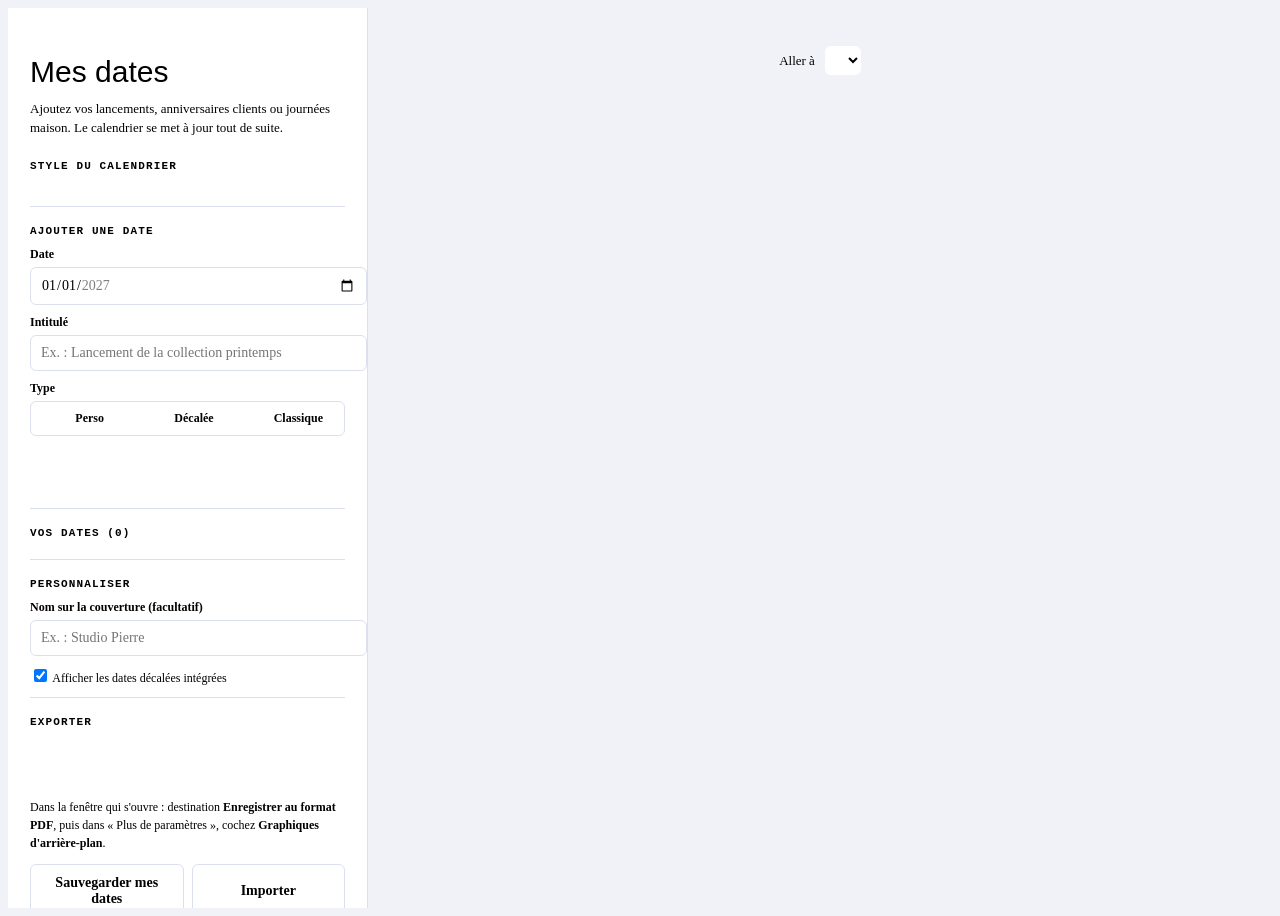
<file: src/app.html>
<!doctype html>
<html lang="fr">
<head>
<meta charset="utf-8">
<meta name="viewport" content="width=device-width, initial-scale=1">
<title>Générateur · Calendrier social media 2027</title>
<style>
/*STYLES*/
/* ================= interface (écran uniquement) ================= */
:root { --ui:#F1F2F7; --uiline:#DCE0EE; }
body { background: var(--ui); }
.ui { --line: var(--uiline); }
#f { border-top: 1px solid var(--uiline); padding-top: 18px; margin-top: 18px; }
.themes { display: grid; grid-template-columns: repeat(3, 1fr); gap: 10px 8px; }
.themes label { margin: 0; cursor: pointer; position: relative; }
.themes input { position: absolute; opacity: 0; pointer-events: none; }
.themes .sw { display: block; height: 46px; border-radius: 6px; border: 1.5px solid var(--uiline); }
.themes .nm { display: block; font-size: 12px; font-weight: 700; margin-top: 5px; }
.themes .ds { display: block; font-size: 11px; color: var(--soft); font-weight: 400; line-height: 1.3; }
.themes input:checked + .sw { outline: 2.5px solid var(--pink); outline-offset: 2px; }
.themes input:focus-visible + .sw { outline: 2.5px dashed var(--pink); outline-offset: 2px; }
.app { display: grid; grid-template-columns: 360px 1fr; height: 100vh; }
.ui { background: #fff; border-right: 1px solid var(--line); overflow-y: auto; padding: 24px 22px 40px; font-size: 14px; }
.ui h2 { font-family: 'Bagel Fat One', sans-serif; font-weight: 400; font-size: 30px; line-height: 1; margin-bottom: 6px; }
.ui .intro { color: var(--soft); font-size: 13px; line-height: 1.45; margin-bottom: 22px; }
.ui section { border-top: 1px solid var(--line); padding: 18px 0 6px; }
.ui .lbl { font-family: 'Martian Mono', monospace; font-size: 11px; font-weight: 700; letter-spacing: .3mm; text-transform: uppercase; color: var(--pink); margin-bottom: 10px; }
.ui label { display: block; font-size: 12px; font-weight: 600; margin: 10px 0 5px; }
.ui input[type=date], .ui input[type=text] { width: 100%; font: inherit; color: var(--blue); padding: 9px 10px; border: 1.5px solid var(--line); border-radius: 6px; background: #fff; }
.ui input:focus-visible, .ui button:focus-visible, .ui select:focus-visible { outline: 2px solid var(--pink); outline-offset: 2px; }
.seg { display: flex; border: 1.5px solid var(--line); border-radius: 6px; overflow: hidden; }
.seg label { flex: 1; margin: 0; text-align: center; font-weight: 600; font-size: 12px; cursor: pointer; }
.seg input { position: absolute; opacity: 0; pointer-events: none; }
.seg span { display: flex; align-items: center; justify-content: center; gap: 6px; padding: 9px 4px; }
.seg input:checked + span { background: var(--pinkt); }
.seg input:focus-visible + span { outline: 2px solid var(--pink); outline-offset: -2px; }
.mk { display: inline-block; width: 7px; height: 7px; }
.mk.fun { border-radius: 50%; background: var(--pink); }
.mk.perso { background: var(--blue); transform: rotate(45deg); }
.mk.none { border: 1.5px solid var(--soft); border-radius: 50%; }
.btn { font: inherit; font-weight: 700; font-size: 14px; border: 0; border-radius: 6px; padding: 10px 14px; cursor: pointer; }
.btn.main { background: var(--pink); color: #fff; width: 100%; margin-top: 14px; }
.btn.main:hover { background: #F0309F; }
.btn.sec { background: #fff; color: var(--blue); border: 1.5px solid var(--line); }
.btn.sec:hover { border-color: var(--blue); }
.row { display: flex; gap: 8px; margin-top: 8px; }
.row .btn { flex: 1; }
.err { color: #C4127A; font-size: 12px; min-height: 16px; margin-top: 6px; }
.mine { list-style: none; margin-top: 4px; }
.mine li { display: grid; grid-template-columns: 44px 12px 1fr 26px; align-items: center; gap: 6px; padding: 7px 0; border-bottom: 1px solid #EEF0F6; font-size: 13px; }
.mine .d { font-family: 'Martian Mono', monospace; font-size: 11px; font-weight: 700; }
.mine button { border: 0; background: none; color: var(--soft); font-size: 18px; line-height: 1; cursor: pointer; border-radius: 4px; }
.mine button:hover { color: var(--pink); }
.mine li.empty { display: block; color: var(--soft); font-size: 13px; padding: 6px 0; border: 0; }
.check { display: flex; gap: 8px; align-items: center; font-weight: 500 !important; }
.help { color: var(--soft); font-size: 12px; line-height: 1.5; margin-top: 10px; }
.help b { color: var(--blue); }
.preview { overflow-y: auto; padding: 28px; display: flex; flex-direction: column; align-items: center; gap: 22px; }
.preview .page { zoom: var(--z, .62); box-shadow: 0 2px 14px rgba(50,85,164,.14); flex: none; }
.bar { position: sticky; top: -28px; z-index: 5; align-self: stretch; display: flex; gap: 10px; justify-content: center; align-items: center;
  background: var(--ui); padding: 10px 0; font-size: 13px; }
.bar select { font: inherit; color: var(--blue); padding: 6px 8px; border: 1.5px solid var(--line); border-radius: 6px; background: #fff; }
.toast { position: fixed; bottom: 18px; left: 50%; transform: translateX(-50%); background: var(--blue); color: #fff; padding: 9px 16px; border-radius: 6px; font-size: 13px; opacity: 0; transition: opacity .2s; pointer-events: none; }
.toast.on { opacity: 1; }
@media (max-width: 900px) { .app { grid-template-columns: 1fr; height: auto; } .preview { --z: .3; } }
@media print {
  body { background: #fff; }
  .ui, .bar, .toast { display: none !important; }
  .app { display: block; height: auto; }
  .preview { display: block; padding: 0; overflow: visible; }
  .preview .page { zoom: 1; box-shadow: none; }
}
</style>
</head>
<body>
<div class="app">
  <aside class="ui">
    <h2>Mes dates</h2>
    <p class="intro">Ajoutez vos lancements, anniversaires clients ou journées maison. Le calendrier se met à jour tout de suite.</p>

    <section style="border-top:0;padding-top:0">
      <div class="lbl" id="themes-lbl">Style du calendrier</div>
      <div class="themes" id="themes" role="radiogroup" aria-labelledby="themes-lbl"></div>
    </section>

    <form id="f" novalidate>
      <div class="lbl">Ajouter une date</div>
      <label for="fd">Date</label>
      <input id="fd" type="date" min="2027-01-01" max="2027-12-31" value="2027-01-01" required>
      <label for="ft">Intitulé</label>
      <input id="ft" type="text" maxlength="90" placeholder="Ex. : Lancement de la collection printemps" required>
      <label>Type</label>
      <div class="seg" role="radiogroup">
        <label><input type="radio" name="k" value="perso" checked><span><i class="mk perso"></i>Perso</span></label>
        <label><input type="radio" name="k" value="fun"><span><i class="mk fun"></i>Décalée</span></label>
        <label><input type="radio" name="k" value="none"><span><i class="mk none"></i>Classique</span></label>
      </div>
      <button class="btn main" type="submit">Ajouter au calendrier</button>
      <div class="err" id="err" role="alert"></div>
    </form>

    <section>
      <div class="lbl">Vos dates (<span id="cnt">0</span>)</div>
      <ul class="mine" id="mine"></ul>
    </section>

    <section>
      <div class="lbl">Personnaliser</div>
      <label for="fn">Nom sur la couverture (facultatif)</label>
      <input id="fn" type="text" maxlength="40" placeholder="Ex. : Studio Pierre">
      <label class="check"><input id="fun" type="checkbox" checked> Afficher les dates décalées intégrées</label>
    </section>

    <section>
      <div class="lbl">Exporter</div>
      <button class="btn main" id="print" type="button">Télécharger le PDF</button>
      <p class="help">Dans la fenêtre qui s'ouvre : destination <b>Enregistrer au format PDF</b>, puis dans « Plus de paramètres », cochez <b>Graphiques d'arrière-plan</b>.</p>
      <div class="row">
        <button class="btn sec" id="exp" type="button">Sauvegarder mes dates</button>
        <button class="btn sec" id="imp" type="button">Importer</button>
      </div>
      <input id="file" type="file" accept="application/json,.json" hidden>
      <p class="help">Vos dates restent enregistrées dans ce navigateur. Sauvegardez-les en fichier pour les retrouver ailleurs.</p>
    </section>
  </aside>

  <main class="preview" id="preview">
    <div class="bar">
      <label for="go">Aller à</label>
      <select id="go"></select>
    </div>
    <div id="pages" style="display:contents"></div>
  </main>
</div>
<div class="toast" id="toast"></div>

<script>
const DATA = /*DATA*/;
const { YEAR, events, tips, perles, recap } = DATA;
const MONTHS = ["Janvier","Février","Mars","Avril","Mai","Juin","Juillet","Août","Septembre","Octobre","Novembre","Décembre"];
const WD = ["lun","mar","mer","jeu","ven","sam","dim"];
const KEY = "calendrier-social-media-2027";
const WDFULL = ["Lundi","Mardi","Mercredi","Jeudi","Vendredi","Samedi","Dimanche"];
// [id, nom, description, aperçu CSS]
const THEMES = [
  ["riso", "Riso", "2 encres fluo", "radial-gradient(circle at 42% 58%, rgba(50,85,164,.95) 0 12px, transparent 13px), radial-gradient(circle at 58% 42%, rgba(255,72,176,.85) 0 12px, transparent 13px), #fff"],
  ["suisse", "Suisse", "sobre, aplat", "repeating-linear-gradient(180deg, transparent 0 10px, #111 10px 11px) 38% 0 / 62% 100% no-repeat, linear-gradient(90deg, #E4572E 0 34%, #fff 34%)"],
  ["cahier", "Cahier", "Seyès, surligneur", "linear-gradient(90deg, transparent 12px, #E4474C 12px 13px, transparent 13px), linear-gradient(rgba(250,255,40,.9), rgba(250,255,40,.9)) 20px 19px / 44% 7px no-repeat, repeating-linear-gradient(180deg, transparent 0 8px, #B3ACE0 8px 9px), #FDFDFB"],
  ["heatmap", "Heatmap", "densité de dates", "linear-gradient(90deg, #F1F3F8 0 20%, #FFE4CE 20% 40%, #FFC89E 40% 60%, #FFA066 60% 80%, #F57A3D 80%)"],
  ["timbres", "Timbres", "rétro postal", "linear-gradient(#DFE7EC, #DFE7EC) center / calc(100% - 12px) calc(100% - 12px) no-repeat, repeating-linear-gradient(135deg, #C8372B 0 6px, #fff 6px 9px, #1F3A7A 9px 15px, #fff 15px 18px)"],
  ["ecran", "Écran", "notifications", "linear-gradient(#fff, #fff) 10px 12px / 62% 8px no-repeat, linear-gradient(#fff, #fff) 10px 25px / 44% 8px no-repeat, #2330D9"],
  ["ticket", "Ticket", "ticket de caisse", "repeating-linear-gradient(180deg, transparent 0 7px, #BDB9B0 7px 8px) 50% 6px / 58% 70% no-repeat, linear-gradient(#FCFCF8, #FCFCF8) 50% 0 / 64% 100% no-repeat, #CFCAC0"],
  ["departs", "Départs", "tableau de gare", "linear-gradient(90deg, #FFC600 0 30%, transparent 30%) 8px 10px / 80% 7px no-repeat, linear-gradient(90deg, #37D67A 0 22%, transparent 22%) 8px 24px / 80% 7px no-repeat, repeating-linear-gradient(180deg, #23262D 0 12px, #16181D 12px 14px)"],
  ["ardoise", "Ardoise", "menu de brasserie", "linear-gradient(rgba(241,239,230,.85), rgba(241,239,230,.85)) 50% 14px / 50% 3px no-repeat, linear-gradient(rgba(243,201,105,.9), rgba(243,201,105,.9)) 50% 24px / 36% 3px no-repeat, #2E3A36"],
  ["metro", "Métro", "plan de lignes", "radial-gradient(circle at 28% 50%, #fff 0 3px, #003CA6 3.5px 5.5px, transparent 6px), radial-gradient(circle at 70% 50%, #fff 0 3px, #003CA6 3.5px 5.5px, transparent 6px), linear-gradient(#003CA6, #003CA6) 50% 50% / 100% 4px no-repeat, #fff"],
  ["bd", "BD", "bande dessinée", "linear-gradient(#FFE11A, #FFE11A) 6px 6px / 40% 42% no-repeat, linear-gradient(#1FB6E6, #1FB6E6) right 6px bottom 6px / 44% 40% no-repeat, #fff"],
  ["gameboy", "Game Boy", "écran 8 bits", "linear-gradient(#0F380F, #0F380F) 12px 14px / 18px 6px no-repeat, linear-gradient(#306230, #306230) 12px 26px / 34px 6px no-repeat, #9BBC0F"],
];
// Mise en page de chaque style : liste (colonnes de jours), grille (semaines), ou notifications
const LAYOUT = { riso: "list", ticket: "list", departs: "list", ardoise: "list", ecran: "ecran" };
const layoutOf = t => LAYOUT[t] || "grid";
// Libellés propres à chaque style
const LABELS = {
  ticket: { tip: "Note du caissier", idea: "Offre du mois" },
  departs: { tip: "Information voyageurs", idea: "Correspondance" },
  ardoise: { tip: "Suggestion du chef", idea: "Plat du jour" },
  metro: { tip: "Info trafic", idea: "Station du mois" },
  bd: { tip: "Le conseil", idea: "L’idée du mois" },
  gameboy: { tip: "Conseil", idea: "Bonus" },
};
const labels = () => ({ tip: "Le conseil", idea: "Idée de post", ...(LABELS[state.theme] || {}) });
const METRO = ["#FFCD00", "#003CA6", "#837902", "#CF009E", "#FF7E2E", "#6ECA97"];
const SUISSE = ["#1F5BD6","#D6336C","#2B9348","#7048E8","#E8590C","#0B8A8A","#E03131","#B7791F","#9C4221","#E4572E","#6741D9","#1A7F5A"];

// ---------- état ----------
function load() {
  try {
    const s = JSON.parse(localStorage.getItem(KEY));
    if (s && Array.isArray(s.items)) return { items: s.items.filter(validItem), name: String(s.name || ""), showFun: s.showFun !== false,
      theme: THEMES.some(t => t[0] === s.theme) ? s.theme : "riso" };
  } catch (e) {}
  return { items: [], name: "", showFun: true, theme: "riso" };
}
function save() { try { localStorage.setItem(KEY, JSON.stringify(state)); } catch (e) {} }
function validItem(it) {
  return it && typeof it.t === "string" && it.t.trim() && ["perso","fun","none"].includes(it.k)
    && /^2027-\d\d-\d\d$/.test(it.d) && !isNaN(new Date(it.d + "T12:00"));
}
const state = load();
// ?style=heatmap : ouvre directement le générateur dans ce style
const qStyle = new URLSearchParams(location.search).get("style");
if (THEMES.some(t => t[0] === qStyle)) state.theme = qStyle;

// ---------- typographie ----------
const esc = s => s.replace(/[&<>"]/g, c => ({ "&":"&amp;", "<":"&lt;", ">":"&gt;", '"':"&quot;" }[c]));
function fr(t) {
  t = t.replace(/'/g, "’");
  for (const [a, b] of [[" ?"," ?"],[" !"," !"],[" :"," :"],[" ;"," ;"],["« ","« "],[" »"," »"]]) t = t.split(a).join(b);
  return t;
}
function fmt(t, user) {
  t = fr(esc(t));
  if (user) return t;
  return t.replace(/\(([^)]*)\)/g, "<i>($1)</i>").replace(/\*/g, '<sup class="ast">*</sup>');
}
const ov = (text, cls = "") => `<span class="ov ${cls}"><span class="b">${text}</span><span class="p" aria-hidden="true">${text}</span></span>`;
const pad = n => String(n).padStart(2, "0");

// ---------- données ----------
function dayEvents(m, d) {
  const out = [];
  for (const t of events[`${m}-${d}`] || []) {
    const fun = t.startsWith("~");
    if (fun && !state.showFun) continue;
    out.push({ html: fmt(fun ? t.slice(1) : t), k: fun ? "fun" : "" });
  }
  for (const it of state.items) {
    const [, mm, dd] = it.d.split("-").map(Number);
    if (mm === m && dd === d) out.push({ html: fmt(it.t, true), k: it.k === "none" ? "" : it.k });
  }
  return out;
}
const isFerie = (m, d) => (events[`${m}-${d}`] || []).some(t => t.includes("(férié)"));
function isoWeek(date) {
  const d = new Date(Date.UTC(date.getFullYear(), date.getMonth(), date.getDate()));
  const day = d.getUTCDay() || 7;
  d.setUTCDate(d.getUTCDate() + 4 - day);
  const y0 = new Date(Date.UTC(d.getUTCFullYear(), 0, 1));
  return Math.ceil(((d - y0) / 86400000 + 1) / 7);
}
const wday = date => (date.getDay() + 6) % 7;

// ---------- pages ----------
function dayRow(date) {
  const m = date.getMonth() + 1, d = date.getDate(), w = wday(date);
  const list = dayEvents(m, d), fer = isFerie(m, d);
  const evs = list.map(e => `<p class="${e.k}">${e.html}</p>`).join("");
  // statut affiché par le thème « Départs »
  const st = fer ? ["fer", "FÉRIÉ"] : list.some(e => e.k === "fun") ? ["fun", "DÉCALÉ"] : list.length ? ["ok", "À L’HEURE"] : ["none", "—"];
  return `<div class="day${w >= 5 ? " we" : ""}"><div class="dn"><span class="num${fer ? " fer" : ""}">${pad(d)}</span>` +
         `<span class="wd">${WD[w]}</span></div><div class="evs">${evs}</div><span class="st st-${st[0]}">${st[1]}</span></div>`;
}
function monthPage(m) {
  const n = new Date(YEAR, m, 0).getDate();
  const days = Array.from({ length: n }, (_, i) => new Date(YEAR, m - 1, i + 1));
  const per = Math.ceil(n / 3);
  const cols = [days.slice(0, per), days.slice(per, 2 * per), days.slice(2 * per)].map(c =>
    `<div class="col">${c.map((d, i) => (wday(d) === 0 || i === 0 ? `<div class="wk">sem. ${pad(isoWeek(d))}</div>` : "") + dayRow(d)).join("")}</div>`).join("");
  const ouvres = days.filter(d => wday(d) < 5 && !isFerie(m, d.getDate())).length;
  let nFun = 0, hasAst = false, hasPerso = false;
  for (const d of days) for (const e of dayEvents(m, d.getDate())) {
    if (e.k === "fun") nFun++;
    if (e.k === "perso") hasPerso = true;
    if (e.html.includes('class="ast"')) hasAst = true;
  }
  const [[pm, pd], pname, pidea] = perles[m - 1];
  const [tb, tr] = tips[m - 1];
  const name = MONTHS[m - 1];
  const fs = Math.min(40, 178 / (name.length * 0.74));
  const L = labels();
  return `<section class="page month" id="p${m}" style="--len:${name.length}">
  <div class="vt" style="--fs:${fs.toFixed(1)}mm">${ov(name)}</div>
  <div class="info">
    <div class="meta">${YEAR}<br>${n} jours · ${ouvres} ouvrés<br>${nFun} date${nFun > 1 ? "s" : ""} décalée${nFun > 1 ? "s" : ""}</div>
    <div class="blk"><div class="lbl">${L.tip}</div><p class="tip"><b>${fr(esc(tb))}</b>${fr(esc(tr))}</p></div>
    <div class="perle"><div class="lbl">${L.idea}</div><div class="pdate">${ov(`${pad(pd)}.${pad(pm)}`)}</div>
      <div class="pname">${fr(esc(pname))}</div><p>${fr(esc(pidea))}</p></div>
    <div class="legend">
      ${hasPerso ? '<span><i class="dia"></i> vos dates</span>' : ""}
      <span><i class="dot"></i> date décalée</span>
      <span><i class="fr">01</i> férié</span>
      ${hasAst ? '<span><sup class="ast">*</sup> date à confirmer</span>' : ""}
    </div>
  </div>
  <div class="cols">${cols}</div>
</section>`;
}
function cover() {
  let tot = 0, fun = 0;
  for (let m = 1; m <= 12; m++) for (let d = 1; d <= new Date(YEAR, m, 0).getDate(); d++)
    for (const e of dayEvents(m, d)) { tot++; if (e.k === "fun") fun++; }
  const who = state.name.trim() ? ` · ${fr(esc(state.name.trim()))}` : "";
  const funTxt = fun ? `, et ${fun} dates franchement décalées pour les jours où l’inspiration fait grève.` : ".";
  return `<section class="page cover" id="p0">
  <div class="cyear">${ov("20", "l1")}${ov("27", "l2")}</div>
  <div class="cright">
    <div class="lbl">Calendrier social media${who}</div>
    <h1>${tot} dates pour publier en ${YEAR}.</h1>
    <p>Des journées officielles, des événements à ne pas rater${funTxt}</p>
    <ul><li>12 mois, jour par jour</li><li>Un conseil et une idée de post par mois</li><li>Fériés, vacances scolaires, grands rendez-vous</li></ul>
  </div>
</section>`;
}
function back() {
  const who = state.name.trim() ? `${fr(esc(state.name.trim()))} · ` : "";
  return `<section class="page back" id="p14"><div class="bmsg">${ov("À l’année<br>prochaine.")}</div>
  <div class="bfoot">${who}Calendrier social media ${YEAR} · rendez-vous en 2028</div></section>`;
}

// ---------- thèmes « gen » (Suisse, Cahier, Heatmap, Timbres, Écran) ----------
function monthInfo(m) {
  const n = new Date(YEAR, m, 0).getDate();
  const days = Array.from({ length: n }, (_, i) => new Date(YEAR, m - 1, i + 1));
  let total = 0, fun = 0, hasAst = false, hasPerso = false, busy = days[0], bn = -1;
  for (const d of days) {
    const evs = dayEvents(m, d.getDate());
    total += evs.length;
    if (evs.length > bn) { bn = evs.length; busy = d; }
    for (const e of evs) {
      if (e.k === "fun") fun++;
      if (e.k === "perso") hasPerso = true;
      if (e.html.includes('class="ast"')) hasAst = true;
    }
  }
  const ouvres = days.filter(d => wday(d) < 5 && !isFerie(m, d.getDate())).length;
  return { n, days, total, fun, hasAst, hasPerso, busy, bn, ouvres };
}
const numHtml = d => d < 10 ? `<span class="z">0</span>${d}` : String(d);
const perleOf = m => { const [[pm, pd], name, idea] = perles[m - 1]; return { date: `${pad(pd)}.${pad(pm)}`, name: fr(esc(name)), idea: fr(esc(idea)) }; };
const tipOf = m => { const [b, r] = tips[m - 1]; return `<b>${fr(esc(b))}</b>${fr(esc(r))}`; };
function legend(I) {
  return (I.hasPerso ? '<span><i class="mk-perso"></i> vos dates</span>' : "") +
    '<span><i class="mk-fun"></i> date décalée</span><span><i class="mk-fer">01</i> férié</span>' +
    (I.hasAst ? '<span><sup class="ast">*</sup> date à confirmer</span>' : "");
}

function monthGrid(m) {
  const I = monthInfo(m), name = MONTHS[m - 1], P = perleOf(m);
  const lead = wday(new Date(YEAR, m - 1, 1));
  const rows = Math.ceil((lead + I.n) / 7);
  const cells = [];
  for (let i = 0; i < rows * 7; i++) {
    const cur = new Date(YEAR, m - 1, 1 - lead + i), dd = cur.getDate(), we = i % 7 >= 5;
    const row = ` r${Math.floor(i / 7) + 1}${i % 7 === 5 ? " sat" : ""}`, wk = i % 7 === 0 ? ` data-w="${isoWeek(cur)}"` : "";
    if (cur.getMonth() !== m - 1) { cells.push(`<div class="c out${we ? " we" : ""}${row}"${wk}><div class="in"><span class="n">${numHtml(dd)}</span></div></div>`); continue; }
    const evs = dayEvents(m, dd), fer = isFerie(m, dd);
    cells.push(`<div class="c l${Math.min(evs.length, 4)}${we ? " we" : ""}${fer ? " fer" : ""}${row}"${wk}><div class="in"><span class="n">${numHtml(dd)}</span>` +
      (evs.length ? `<span class="cnt">×${evs.length}</span>` : "") +
      evs.map(e => `<p class="ev ${e.k}"><span>${e.html}</span></p>`).join("") +
      `</div>${fer ? '<div class="pm"><span>FÉRIÉ</span></div>' : ""}</div>`);
  }
  const heads = WDFULL.map((n, i) => `<div class="h${i >= 5 ? " we" : ""}">${n}</div>`).join("");
  const ramp = [0, 1, 2, 3, 4].map(i => `<i class="l${i}"></i>`).join("");
  const acc = state.theme === "suisse" ? `;--acc:${SUISSE[m - 1]}` : "";
  const L = labels();
  return `<section class="page month" id="p${m}" style="--rows:${rows};--len:${name.length}${acc}">
  <div class="side">
    <div class="ttl"><div class="mt">${ov(name)}</div><div class="my">${YEAR}</div>
      <div class="sub">Émission du mois · ${I.n} valeurs${I.fun ? ` · dont ${I.fun} fantaisie` : ""}</div></div>
    <div class="kpi"><div class="kbig">${I.total}</div><div class="bl">dates à exploiter ce mois-ci</div>
      <ul class="stats"><li><b>${I.fun}</b> décalées</li><li><b>${I.ouvres}</b> jours ouvrés</li>
      <li><b>${WDFULL[wday(I.busy)].toLowerCase()} ${I.busy.getDate()}</b> jour le plus chargé (${I.bn})</li></ul>
      <div class="ramp">moins ${ramp} plus</div></div>
    <div class="note tip"><div class="k">${L.tip}</div><p>${tipOf(m)}</p></div>
    <div class="note idea"><div class="k">${L.idea}<span class="kd"> · ${P.date}</span></div><div class="pd">${P.date}</div><p><b>${P.name}</b> — ${P.idea}</p></div>
  </div>
  <div class="bignum"><span>${m}</span></div>
  <div class="g">${heads}${cells.join("")}</div>
  <div class="leg">${legend(I)}</div>
</section>`;
}

function monthEcran(m) {
  const I = monthInfo(m), name = MONTHS[m - 1], P = perleOf(m);
  const weeks = [];
  for (const d of I.days) {
    const w = isoWeek(d);
    if (!weeks.length || weeks[weeks.length - 1].w !== w) weeks.push({ w, days: [] });
    weeks[weeks.length - 1].days.push(d);
  }
  const cols = weeks.map(({ w, days }) => `<div class="col"><div class="wk">sem. ${pad(w)}</div>` + days.map(d => {
    const dd = d.getDate(), wd = wday(d);
    return `<div class="dh${wd >= 5 ? " we" : ""}">${WD[wd]} ${pad(dd)}</div>` + dayEvents(m, dd).map(e =>
      `<div class="nt ${e.k}"><i class="ic ${e.html.includes("(férié)") ? "fer" : e.k}"></i><div>${e.html}</div></div>`).join("");
  }).join("") + "</div>").join("");
  const lg = (I.hasPerso ? '<span class="lg"><i class="ic perso"></i> vos dates</span>' : "") +
    '<span class="lg"><i class="ic fun"></i> décalée</span><span class="lg"><i class="ic fer"></i> férié</span>' +
    (I.hasAst ? '<span class="lg"><sup class="ast">*</sup> à confirmer</span>' : "");
  return `<section class="page month" id="p${m}" style="--len:${name.length};--n:${weeks.length}">
  <div class="clockm">${name}</div>
  <div class="date">${YEAR} · ${I.n} jours · ${I.ouvres} ouvrés · ${I.total} notifications ${lg}</div>
  <div class="widgets">
    <div class="wg"><div class="k">Conseil du mois</div><p>${tipOf(m)}</p></div>
    <div class="wg"><div class="k">Idée de post · ${P.date}</div><p><b>${P.name}</b> — ${P.idea}</p></div>
  </div>
  <div class="cols">${cols}</div>
</section>`;
}

function yearHeat() {
  const start = new Date(YEAR - 1, 11, 28); // lundi 28/12/2026
  let cells = "";
  for (let i = 0; i < 53 * 7; i++) {
    const d = new Date(start.getFullYear(), start.getMonth(), start.getDate() + i);
    cells += d.getFullYear() !== YEAR ? '<i class="x"></i>' : `<i class="l${Math.min(dayEvents(d.getMonth() + 1, d.getDate()).length, 4)}"></i>`;
  }
  const lab = MONTHS.map(n => `<span>${n.slice(0, 3).toLowerCase()}.</span>`).join("");
  return `<div class="yh">${cells}</div><div class="yl">${lab}</div>`;
}

function coverGen() {
  let tot = 0, fun = 0;
  for (let m = 1; m <= 12; m++) for (let d = 1; d <= new Date(YEAR, m, 0).getDate(); d++)
    for (const e of dayEvents(m, d)) { tot++; if (e.k === "fun") fun++; }
  const who = state.name.trim() ? ` · ${fr(esc(state.name.trim()))}` : "";
  const funTxt = fun ? `, et ${fun} dates franchement décalées pour les jours où l’inspiration fait grève.` : ".";
  const txt = `<div class="cv-txt"><div class="k">Calendrier social media${who}</div><h1>${tot} dates pour publier en ${YEAR}.</h1>
    <p>Des journées officielles, des événements à ne pas rater${funTxt}</p>
    <ul><li>12 mois, jour par jour</li><li>Un conseil et une idée de post par mois</li><li>Fériés, vacances scolaires, grands rendez-vous</li></ul></div>`;
  const ramp = [0, 1, 2, 3, 4].map(i => `<i class="l${i}"></i>`).join("");
  const art = {
    suisse: `<div class="cv-art"><div class="cv-num">20<br>27</div></div>`,
    cahier: `<div class="cv-art"><div class="cv-cur">2027</div><div class="cv-sub">mon année de publications</div></div>`,
    heatmap: `<div class="cv-art"><div class="cv-y">2027</div>${yearHeat()}<div class="cv-cap">moins ${ramp} plus · une case = un jour</div></div>`,
    timbres: `<div class="cv-art"><div class="stamp"><div class="sv">Émission annuelle · 365 valeurs</div><div><div class="sy">2027</div><div class="sn">Calendrier<br>social media</div></div></div><div class="cv-pm">1<sup>er</sup> JANV.<br>2027</div></div>`,
    ecran: `<div class="clock">20:27</div><div class="cdate">vendredi 1 janvier</div><div class="nts">
      <div class="nt"><i class="ic fer"></i><div><b>Jour de l’an</b> — la première date de l’année</div></div>
      <div class="nt"><i class="ic"></i><div><b>Journée des Community Managers</b> · lundi 25 janvier</div></div>
      <div class="nt"><i class="ic fun"></i><div><b>Journée du papier bulle</b> · le même jour</div></div></div>`,
    ticket: (() => {
      const lines = MONTHS.map((n, i) => { let c = 0; for (let d = 1; d <= new Date(YEAR, i + 1, 0).getDate(); d++) c += dayEvents(i + 1, d).length;
        return `<div class="rr"><span>${n.toUpperCase()}</span><span>${c}</span></div>`; }).join("");
      return `<div class="cv-art"><div class="rcpt"><div class="rh">CALENDRIER<br>SOCIAL MEDIA</div><div class="rl">TICKET N° ${YEAR} · CAISSE 01</div>
        <div class="rsep"></div>${lines}<div class="rsep"></div><div class="rr rtot"><span>TOTAL</span><span>${tot} DATES</span></div>
        <div class="rl">dont ${fun} décalées · TVA non applicable</div><div class="bar"></div><div class="rl">MERCI DE VOTRE VISITE</div></div></div>`; })(),
    departs: `<div class="cv-art"><div class="board"><div class="bh"><span>✈ DÉPARTS</span><span>20:27</span></div><div class="flap">${YEAR}</div>
      <div class="brow"><b>01.01</b><span>JOUR DE L’AN</span><em class="st-fer">FÉRIÉ</em></div>
      <div class="brow"><b>25.01</b><span>JOURNÉE DES COMMUNITY MANAGERS</span><em class="st-ok">À L’HEURE</em></div>
      <div class="brow"><b>25.01</b><span>JOURNÉE DU PAPIER BULLE</span><em class="st-fun">DÉCALÉ</em></div>
      <div class="brow"><b>14.02</b><span>SAINT-VALENTIN</span><em class="st-ok">À L’HEURE</em></div></div></div>`,
    ardoise: `<div class="cv-art"><div class="ch-t">Au menu cette année</div><div class="ch-y">${YEAR}</div>
      <ul class="ch-l"><li><b>Entrée</b> 12 mois de dates clés</li><li><b>Plat</b> un conseil et une idée de post par mois</li><li><b>Dessert</b> ${fun} dates décalées</li></ul>
      <div class="ch-s">Service continu du 1er janvier au 31 décembre</div></div>`,
    metro: `<div class="cv-art"><div class="plaque">${YEAR}</div><div class="mline">${MONTHS.map((n, i) =>
      `<span style="--line:${METRO[i % 6]}"><i></i><b>${n.slice(0, 4)}.</b></span>`).join("")}</div></div>`,
    bd: `<div class="cv-art"><div class="burst"><span>${YEAR}&nbsp;!</span></div><div class="bubble">${tot} dates pour publier&nbsp;? Challenge accepté&nbsp;!</div></div>`,
    gameboy: `<div class="cv-art"><div class="gb-screen"><div class="gb-t">CALENDRIER</div><div class="gb-y">${YEAR}</div>
      <div class="gb-p">▶ PRESS START</div><div class="gb-h">♥ ♥ ♥</div></div><div class="gb-logo">SOCIAL MEDIA <i>COLOR</i></div></div>`,
  }[state.theme];
  return `<section class="page cover" id="p0">${art}${txt}</section>`;
}

// Réduit le texte d'un mois si une colonne ou une case déborde
function fit(page) {
  let k = 1;
  page.style.setProperty("--k", k);
  const els = [...page.querySelectorAll(".col, .in")];
  const over = () => els.some(c => c.scrollHeight > c.clientHeight + 1);
  while (over() && k > 0.6) { k -= 0.04; page.style.setProperty("--k", k.toFixed(2)); }
}

const $ = id => document.getElementById(id);
function render() {
  const t = state.theme, riso = t === "riso";
  const html = [riso ? cover() : coverGen()];
  const lay = layoutOf(t);
  for (let m = 1; m <= 12; m++) html.push(lay === "list" ? monthPage(m) : lay === "ecran" ? monthEcran(m) : monthGrid(m));
  html.push(recap.replace('class="page recap"', 'class="page recap" id="p13"'), back());
  const y = $("preview").scrollTop;
  $("pages").className = riso ? "th-riso" : `gen th-${t}`;
  $("pages").innerHTML = html.join("");
  document.querySelectorAll(".page.month").forEach(fit);
  $("preview").scrollTop = y;
  renderList();
}
function renderList() {
  const items = [...state.items].sort((a, b) => a.d.localeCompare(b.d));
  $("cnt").textContent = items.length;
  $("mine").innerHTML = items.length ? items.map(it => {
    const [, mm, dd] = it.d.split("-");
    return `<li><span class="d">${dd}.${mm}</span><i class="mk ${it.k}"></i><span>${esc(it.t)}</span>` +
           `<button type="button" data-id="${it.id}" aria-label="Supprimer ${esc(it.t)}">×</button></li>`;
  }).join("") : '<li class="empty">Aucune date pour l’instant.</li>';
}
function toast(msg) { const t = $("toast"); t.textContent = msg; t.classList.add("on"); clearTimeout(toast.h); toast.h = setTimeout(() => t.classList.remove("on"), 2200); }

// ---------- interactions ----------
$("f").addEventListener("submit", e => {
  e.preventDefault();
  const d = $("fd").value, t = $("ft").value.trim(), k = document.querySelector("input[name=k]:checked").value;
  if (!/^2027-/.test(d)) { $("err").textContent = "Choisissez une date en 2027."; return; }
  if (!t) { $("err").textContent = "Ajoutez un intitulé."; $("ft").focus(); return; }
  $("err").textContent = "";
  state.items.push({ id: Date.now().toString(36) + Math.random().toString(36).slice(2, 6), d, t, k });
  save(); render();
  $("ft").value = ""; $("ft").focus();
  const m = Number(d.split("-")[1]);
  $("p" + m).scrollIntoView({ behavior: "smooth", block: "start" });
  toast(`Date ajoutée au ${d.split("-")[2]}.${d.split("-")[1]}`);
});
$("mine").addEventListener("click", e => {
  const b = e.target.closest("button[data-id]"); if (!b) return;
  state.items = state.items.filter(it => it.id !== b.dataset.id);
  save(); render(); toast("Date supprimée");
});
$("fn").value = state.name;
$("fn").addEventListener("input", e => { state.name = e.target.value; save(); render(); });
$("fun").checked = state.showFun;
$("fun").addEventListener("change", e => { state.showFun = e.target.checked; save(); render(); });
$("themes").innerHTML = THEMES.map(([id, nm, ds, sw]) =>
  `<label><input type="radio" name="theme" value="${id}"${id === state.theme ? " checked" : ""}>` +
  `<span class="sw" style="background:${sw}"></span><span class="nm">${nm}</span><span class="ds">${ds}</span></label>`).join("");
$("themes").addEventListener("change", e => {
  if (e.target.name !== "theme") return;
  state.theme = e.target.value; save(); render();
  toast(`Style « ${THEMES.find(t => t[0] === state.theme)[1]} » appliqué`);
});
$("print").addEventListener("click", () => window.print());
$("exp").addEventListener("click", () => {
  const blob = new Blob([JSON.stringify({ version: 1, ...state }, null, 2)], { type: "application/json" });
  const a = document.createElement("a");
  a.href = URL.createObjectURL(blob); a.download = "mes-dates-2027.json"; a.click();
  setTimeout(() => URL.revokeObjectURL(a.href), 1000);
});
$("imp").addEventListener("click", () => $("file").click());
$("file").addEventListener("change", async e => {
  const f = e.target.files[0]; if (!f) return;
  try {
    const s = JSON.parse(await f.text());
    const items = (s.items || []).filter(validItem).map(it => ({ ...it, id: it.id || Math.random().toString(36).slice(2) }));
    const known = new Set(state.items.map(it => it.d + "|" + it.t));
    const added = items.filter(it => !known.has(it.d + "|" + it.t));
    state.items.push(...added);
    if (s.name && !state.name) { state.name = String(s.name); $("fn").value = state.name; }
    save(); render(); toast(`${added.length} date${added.length > 1 ? "s" : ""} importée${added.length > 1 ? "s" : ""}`);
  } catch (err) { toast("Fichier illisible : choisissez un export .json de ce générateur"); }
  e.target.value = "";
});
$("go").innerHTML = ["Couverture", ...MONTHS, "L’essentiel", "Dos"].map((l, i) => `<option value="p${i}">${l}</option>`).join("");
$("go").addEventListener("change", e => $(e.target.value).scrollIntoView({ behavior: "smooth", block: "start" }));

document.fonts.ready.then(render);
render();
</script>
</body>
</html>
</file>
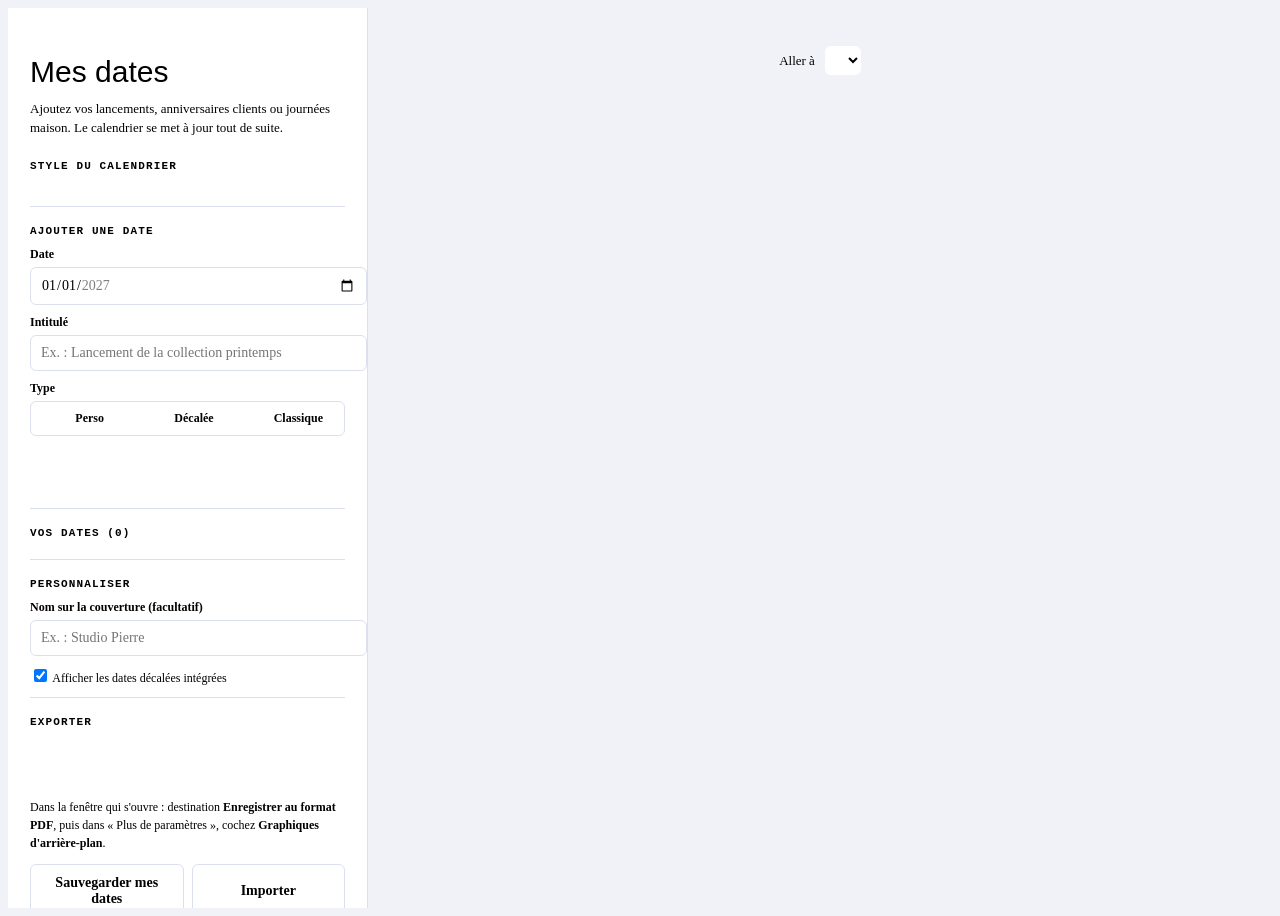
<file: src/app_template.html>
<!doctype html>
<html lang="fr">
<head>
<meta charset="utf-8">
<meta name="viewport" content="width=device-width, initial-scale=1">
<title>Générateur · Calendrier social media 2027</title>
<style>
/*IMPORTS*/
/*CSS*/
/*THEMES*/
/* ================= interface (écran uniquement) ================= */
:root { --ui:#F1F2F7; --uiline:#DCE0EE; }
body { background: var(--ui); }
.ui { --line: var(--uiline); }
#f { border-top: 1px solid var(--uiline); padding-top: 18px; margin-top: 18px; }
.themes { display: grid; grid-template-columns: repeat(3, 1fr); gap: 10px 8px; }
.themes label { margin: 0; cursor: pointer; position: relative; }
.themes input { position: absolute; opacity: 0; pointer-events: none; }
.themes .sw { display: block; height: 46px; border-radius: 6px; border: 1.5px solid var(--uiline); }
.themes .nm { display: block; font-size: 12px; font-weight: 700; margin-top: 5px; }
.themes .ds { display: block; font-size: 11px; color: var(--soft); font-weight: 400; line-height: 1.3; }
.themes input:checked + .sw { outline: 2.5px solid var(--pink); outline-offset: 2px; }
.themes input:focus-visible + .sw { outline: 2.5px dashed var(--pink); outline-offset: 2px; }
.app { display: grid; grid-template-columns: 360px 1fr; height: 100vh; }
.ui { background: #fff; border-right: 1px solid var(--line); overflow-y: auto; padding: 24px 22px 40px; font-size: 14px; }
.ui h2 { font-family: 'Bagel Fat One', sans-serif; font-weight: 400; font-size: 30px; line-height: 1; margin-bottom: 6px; }
.ui .intro { color: var(--soft); font-size: 13px; line-height: 1.45; margin-bottom: 22px; }
.ui section { border-top: 1px solid var(--line); padding: 18px 0 6px; }
.ui .lbl { font-family: 'Martian Mono', monospace; font-size: 11px; font-weight: 700; letter-spacing: .3mm; text-transform: uppercase; color: var(--pink); margin-bottom: 10px; }
.ui label { display: block; font-size: 12px; font-weight: 600; margin: 10px 0 5px; }
.ui input[type=date], .ui input[type=text] { width: 100%; font: inherit; color: var(--blue); padding: 9px 10px; border: 1.5px solid var(--line); border-radius: 6px; background: #fff; }
.ui input:focus-visible, .ui button:focus-visible, .ui select:focus-visible { outline: 2px solid var(--pink); outline-offset: 2px; }
.seg { display: flex; border: 1.5px solid var(--line); border-radius: 6px; overflow: hidden; }
.seg label { flex: 1; margin: 0; text-align: center; font-weight: 600; font-size: 12px; cursor: pointer; }
.seg input { position: absolute; opacity: 0; pointer-events: none; }
.seg span { display: flex; align-items: center; justify-content: center; gap: 6px; padding: 9px 4px; }
.seg input:checked + span { background: var(--pinkt); }
.seg input:focus-visible + span { outline: 2px solid var(--pink); outline-offset: -2px; }
.mk { display: inline-block; width: 7px; height: 7px; }
.mk.fun { border-radius: 50%; background: var(--pink); }
.mk.perso { background: var(--blue); transform: rotate(45deg); }
.mk.none { border: 1.5px solid var(--soft); border-radius: 50%; }
.btn { font: inherit; font-weight: 700; font-size: 14px; border: 0; border-radius: 6px; padding: 10px 14px; cursor: pointer; }
.btn.main { background: var(--pink); color: #fff; width: 100%; margin-top: 14px; }
.btn.main:hover { background: #F0309F; }
.btn.sec { background: #fff; color: var(--blue); border: 1.5px solid var(--line); }
.btn.sec:hover { border-color: var(--blue); }
.row { display: flex; gap: 8px; margin-top: 8px; }
.row .btn { flex: 1; }
.err { color: #C4127A; font-size: 12px; min-height: 16px; margin-top: 6px; }
.mine { list-style: none; margin-top: 4px; }
.mine li { display: grid; grid-template-columns: 44px 12px 1fr 26px; align-items: center; gap: 6px; padding: 7px 0; border-bottom: 1px solid #EEF0F6; font-size: 13px; }
.mine .d { font-family: 'Martian Mono', monospace; font-size: 11px; font-weight: 700; }
.mine button { border: 0; background: none; color: var(--soft); font-size: 18px; line-height: 1; cursor: pointer; border-radius: 4px; }
.mine button:hover { color: var(--pink); }
.mine li.empty { display: block; color: var(--soft); font-size: 13px; padding: 6px 0; border: 0; }
.check { display: flex; gap: 8px; align-items: center; font-weight: 500 !important; }
.help { color: var(--soft); font-size: 12px; line-height: 1.5; margin-top: 10px; }
.help b { color: var(--blue); }
.preview { overflow-y: auto; padding: 28px; display: flex; flex-direction: column; align-items: center; gap: 22px; }
.preview .page { zoom: var(--z, .62); box-shadow: 0 2px 14px rgba(50,85,164,.14); flex: none; }
.bar { position: sticky; top: -28px; z-index: 5; align-self: stretch; display: flex; gap: 10px; justify-content: center; align-items: center;
  background: var(--ui); padding: 10px 0; font-size: 13px; }
.bar select { font: inherit; color: var(--blue); padding: 6px 8px; border: 1.5px solid var(--line); border-radius: 6px; background: #fff; }
.toast { position: fixed; bottom: 18px; left: 50%; transform: translateX(-50%); background: var(--blue); color: #fff; padding: 9px 16px; border-radius: 6px; font-size: 13px; opacity: 0; transition: opacity .2s; pointer-events: none; }
.toast.on { opacity: 1; }
@media (max-width: 900px) { .app { grid-template-columns: 1fr; height: auto; } .preview { --z: .3; } }
@media print {
  body { background: #fff; }
  .ui, .bar, .toast { display: none !important; }
  .app { display: block; height: auto; }
  .preview { display: block; padding: 0; overflow: visible; }
  .preview .page { zoom: 1; box-shadow: none; }
}
</style>
</head>
<body>
<div class="app">
  <aside class="ui">
    <h2>Mes dates</h2>
    <p class="intro">Ajoutez vos lancements, anniversaires clients ou journées maison. Le calendrier se met à jour tout de suite.</p>

    <section style="border-top:0;padding-top:0">
      <div class="lbl" id="themes-lbl">Style du calendrier</div>
      <div class="themes" id="themes" role="radiogroup" aria-labelledby="themes-lbl"></div>
    </section>

    <form id="f" novalidate>
      <div class="lbl">Ajouter une date</div>
      <label for="fd">Date</label>
      <input id="fd" type="date" min="2027-01-01" max="2027-12-31" value="2027-01-01" required>
      <label for="ft">Intitulé</label>
      <input id="ft" type="text" maxlength="90" placeholder="Ex. : Lancement de la collection printemps" required>
      <label>Type</label>
      <div class="seg" role="radiogroup">
        <label><input type="radio" name="k" value="perso" checked><span><i class="mk perso"></i>Perso</span></label>
        <label><input type="radio" name="k" value="fun"><span><i class="mk fun"></i>Décalée</span></label>
        <label><input type="radio" name="k" value="none"><span><i class="mk none"></i>Classique</span></label>
      </div>
      <button class="btn main" type="submit">Ajouter au calendrier</button>
      <div class="err" id="err" role="alert"></div>
    </form>

    <section>
      <div class="lbl">Vos dates (<span id="cnt">0</span>)</div>
      <ul class="mine" id="mine"></ul>
    </section>

    <section>
      <div class="lbl">Personnaliser</div>
      <label for="fn">Nom sur la couverture (facultatif)</label>
      <input id="fn" type="text" maxlength="40" placeholder="Ex. : Studio Pierre">
      <label class="check"><input id="fun" type="checkbox" checked> Afficher les dates décalées intégrées</label>
    </section>

    <section>
      <div class="lbl">Exporter</div>
      <button class="btn main" id="print" type="button">Télécharger le PDF</button>
      <p class="help">Dans la fenêtre qui s'ouvre : destination <b>Enregistrer au format PDF</b>, puis dans « Plus de paramètres », cochez <b>Graphiques d'arrière-plan</b>.</p>
      <div class="row">
        <button class="btn sec" id="exp" type="button">Sauvegarder mes dates</button>
        <button class="btn sec" id="imp" type="button">Importer</button>
      </div>
      <input id="file" type="file" accept="application/json,.json" hidden>
      <p class="help">Vos dates restent enregistrées dans ce navigateur. Sauvegardez-les en fichier pour les retrouver ailleurs.</p>
    </section>
  </aside>

  <main class="preview" id="preview">
    <div class="bar">
      <label for="go">Aller à</label>
      <select id="go"></select>
    </div>
    <div id="pages" style="display:contents"></div>
  </main>
</div>
<div class="toast" id="toast"></div>

<script>
const DATA = /*DATA*/;
const { YEAR, events, tips, perles, recap } = DATA;
const MONTHS = ["Janvier","Février","Mars","Avril","Mai","Juin","Juillet","Août","Septembre","Octobre","Novembre","Décembre"];
const WD = ["lun","mar","mer","jeu","ven","sam","dim"];
const KEY = "calendrier-social-media-2027";
const WDFULL = ["Lundi","Mardi","Mercredi","Jeudi","Vendredi","Samedi","Dimanche"];
// [id, nom, description, aperçu CSS]
const THEMES = [
  ["riso", "Riso", "2 encres fluo", "radial-gradient(circle at 42% 58%, rgba(50,85,164,.95) 0 12px, transparent 13px), radial-gradient(circle at 58% 42%, rgba(255,72,176,.85) 0 12px, transparent 13px), #fff"],
  ["suisse", "Suisse", "sobre, aplat", "repeating-linear-gradient(180deg, transparent 0 10px, #111 10px 11px) 38% 0 / 62% 100% no-repeat, linear-gradient(90deg, #E4572E 0 34%, #fff 34%)"],
  ["cahier", "Cahier", "Seyès, surligneur", "linear-gradient(90deg, transparent 12px, #E4474C 12px 13px, transparent 13px), linear-gradient(rgba(250,255,40,.9), rgba(250,255,40,.9)) 20px 19px / 44% 7px no-repeat, repeating-linear-gradient(180deg, transparent 0 8px, #B3ACE0 8px 9px), #FDFDFB"],
  ["heatmap", "Heatmap", "densité de dates", "linear-gradient(90deg, #F1F3F8 0 20%, #FFE4CE 20% 40%, #FFC89E 40% 60%, #FFA066 60% 80%, #F57A3D 80%)"],
  ["timbres", "Timbres", "rétro postal", "linear-gradient(#DFE7EC, #DFE7EC) center / calc(100% - 12px) calc(100% - 12px) no-repeat, repeating-linear-gradient(135deg, #C8372B 0 6px, #fff 6px 9px, #1F3A7A 9px 15px, #fff 15px 18px)"],
  ["ecran", "Écran", "notifications", "linear-gradient(#fff, #fff) 10px 12px / 62% 8px no-repeat, linear-gradient(#fff, #fff) 10px 25px / 44% 8px no-repeat, #2330D9"],
  ["ticket", "Ticket", "ticket de caisse", "repeating-linear-gradient(180deg, transparent 0 7px, #BDB9B0 7px 8px) 50% 6px / 58% 70% no-repeat, linear-gradient(#FCFCF8, #FCFCF8) 50% 0 / 64% 100% no-repeat, #CFCAC0"],
  ["departs", "Départs", "tableau de gare", "linear-gradient(90deg, #FFC600 0 30%, transparent 30%) 8px 10px / 80% 7px no-repeat, linear-gradient(90deg, #37D67A 0 22%, transparent 22%) 8px 24px / 80% 7px no-repeat, repeating-linear-gradient(180deg, #23262D 0 12px, #16181D 12px 14px)"],
  ["ardoise", "Ardoise", "menu de brasserie", "linear-gradient(rgba(241,239,230,.85), rgba(241,239,230,.85)) 50% 14px / 50% 3px no-repeat, linear-gradient(rgba(243,201,105,.9), rgba(243,201,105,.9)) 50% 24px / 36% 3px no-repeat, #2E3A36"],
  ["metro", "Métro", "plan de lignes", "radial-gradient(circle at 28% 50%, #fff 0 3px, #003CA6 3.5px 5.5px, transparent 6px), radial-gradient(circle at 70% 50%, #fff 0 3px, #003CA6 3.5px 5.5px, transparent 6px), linear-gradient(#003CA6, #003CA6) 50% 50% / 100% 4px no-repeat, #fff"],
  ["bd", "BD", "bande dessinée", "linear-gradient(#FFE11A, #FFE11A) 6px 6px / 40% 42% no-repeat, linear-gradient(#1FB6E6, #1FB6E6) right 6px bottom 6px / 44% 40% no-repeat, #fff"],
  ["gameboy", "Game Boy", "écran 8 bits", "linear-gradient(#0F380F, #0F380F) 12px 14px / 18px 6px no-repeat, linear-gradient(#306230, #306230) 12px 26px / 34px 6px no-repeat, #9BBC0F"],
];
// Mise en page de chaque style : liste (colonnes de jours), grille (semaines), ou notifications
const LAYOUT = { riso: "list", ticket: "list", departs: "list", ardoise: "list", ecran: "ecran" };
const layoutOf = t => LAYOUT[t] || "grid";
// Libellés propres à chaque style
const LABELS = {
  ticket: { tip: "Note du caissier", idea: "Offre du mois" },
  departs: { tip: "Information voyageurs", idea: "Correspondance" },
  ardoise: { tip: "Suggestion du chef", idea: "Plat du jour" },
  metro: { tip: "Info trafic", idea: "Station du mois" },
  bd: { tip: "Le conseil", idea: "L’idée du mois" },
  gameboy: { tip: "Conseil", idea: "Bonus" },
};
const labels = () => ({ tip: "Le conseil", idea: "Idée de post", ...(LABELS[state.theme] || {}) });
const METRO = ["#FFCD00", "#003CA6", "#837902", "#CF009E", "#FF7E2E", "#6ECA97"];
const SUISSE = ["#1F5BD6","#D6336C","#2B9348","#7048E8","#E8590C","#0B8A8A","#E03131","#B7791F","#9C4221","#E4572E","#6741D9","#1A7F5A"];

// ---------- état ----------
function load() {
  try {
    const s = JSON.parse(localStorage.getItem(KEY));
    if (s && Array.isArray(s.items)) return { items: s.items.filter(validItem), name: String(s.name || ""), showFun: s.showFun !== false,
      theme: THEMES.some(t => t[0] === s.theme) ? s.theme : "riso" };
  } catch (e) {}
  return { items: [], name: "", showFun: true, theme: "riso" };
}
function save() { try { localStorage.setItem(KEY, JSON.stringify(state)); } catch (e) {} }
function validItem(it) {
  return it && typeof it.t === "string" && it.t.trim() && ["perso","fun","none"].includes(it.k)
    && /^2027-\d\d-\d\d$/.test(it.d) && !isNaN(new Date(it.d + "T12:00"));
}
const state = load();
// ?style=heatmap : ouvre directement le générateur dans ce style
const qStyle = new URLSearchParams(location.search).get("style");
if (THEMES.some(t => t[0] === qStyle)) state.theme = qStyle;

// ---------- typographie ----------
const esc = s => s.replace(/[&<>"]/g, c => ({ "&":"&amp;", "<":"&lt;", ">":"&gt;", '"':"&quot;" }[c]));
function fr(t) {
  t = t.replace(/'/g, "’");
  for (const [a, b] of [[" ?"," ?"],[" !"," !"],[" :"," :"],[" ;"," ;"],["« ","« "],[" »"," »"]]) t = t.split(a).join(b);
  return t;
}
function fmt(t, user) {
  t = fr(esc(t));
  if (user) return t;
  return t.replace(/\(([^)]*)\)/g, "<i>($1)</i>").replace(/\*/g, '<sup class="ast">*</sup>');
}
const ov = (text, cls = "") => `<span class="ov ${cls}"><span class="b">${text}</span><span class="p" aria-hidden="true">${text}</span></span>`;
const pad = n => String(n).padStart(2, "0");

// ---------- données ----------
function dayEvents(m, d) {
  const out = [];
  for (const t of events[`${m}-${d}`] || []) {
    const fun = t.startsWith("~");
    if (fun && !state.showFun) continue;
    out.push({ html: fmt(fun ? t.slice(1) : t), k: fun ? "fun" : "" });
  }
  for (const it of state.items) {
    const [, mm, dd] = it.d.split("-").map(Number);
    if (mm === m && dd === d) out.push({ html: fmt(it.t, true), k: it.k === "none" ? "" : it.k });
  }
  return out;
}
const isFerie = (m, d) => (events[`${m}-${d}`] || []).some(t => t.includes("(férié)"));
function isoWeek(date) {
  const d = new Date(Date.UTC(date.getFullYear(), date.getMonth(), date.getDate()));
  const day = d.getUTCDay() || 7;
  d.setUTCDate(d.getUTCDate() + 4 - day);
  const y0 = new Date(Date.UTC(d.getUTCFullYear(), 0, 1));
  return Math.ceil(((d - y0) / 86400000 + 1) / 7);
}
const wday = date => (date.getDay() + 6) % 7;

// ---------- pages ----------
function dayRow(date) {
  const m = date.getMonth() + 1, d = date.getDate(), w = wday(date);
  const list = dayEvents(m, d), fer = isFerie(m, d);
  const evs = list.map(e => `<p class="${e.k}">${e.html}</p>`).join("");
  // statut affiché par le thème « Départs »
  const st = fer ? ["fer", "FÉRIÉ"] : list.some(e => e.k === "fun") ? ["fun", "DÉCALÉ"] : list.length ? ["ok", "À L’HEURE"] : ["none", "—"];
  return `<div class="day${w >= 5 ? " we" : ""}"><div class="dn"><span class="num${fer ? " fer" : ""}">${pad(d)}</span>` +
         `<span class="wd">${WD[w]}</span></div><div class="evs">${evs}</div><span class="st st-${st[0]}">${st[1]}</span></div>`;
}
function monthPage(m) {
  const n = new Date(YEAR, m, 0).getDate();
  const days = Array.from({ length: n }, (_, i) => new Date(YEAR, m - 1, i + 1));
  const per = Math.ceil(n / 3);
  const cols = [days.slice(0, per), days.slice(per, 2 * per), days.slice(2 * per)].map(c =>
    `<div class="col">${c.map((d, i) => (wday(d) === 0 || i === 0 ? `<div class="wk">sem. ${pad(isoWeek(d))}</div>` : "") + dayRow(d)).join("")}</div>`).join("");
  const ouvres = days.filter(d => wday(d) < 5 && !isFerie(m, d.getDate())).length;
  let nFun = 0, hasAst = false, hasPerso = false;
  for (const d of days) for (const e of dayEvents(m, d.getDate())) {
    if (e.k === "fun") nFun++;
    if (e.k === "perso") hasPerso = true;
    if (e.html.includes('class="ast"')) hasAst = true;
  }
  const [[pm, pd], pname, pidea] = perles[m - 1];
  const [tb, tr] = tips[m - 1];
  const name = MONTHS[m - 1];
  const fs = Math.min(40, 178 / (name.length * 0.74));
  const L = labels();
  return `<section class="page month" id="p${m}" style="--len:${name.length}">
  <div class="vt" style="--fs:${fs.toFixed(1)}mm">${ov(name)}</div>
  <div class="info">
    <div class="meta">${YEAR}<br>${n} jours · ${ouvres} ouvrés<br>${nFun} date${nFun > 1 ? "s" : ""} décalée${nFun > 1 ? "s" : ""}</div>
    <div class="blk"><div class="lbl">${L.tip}</div><p class="tip"><b>${fr(esc(tb))}</b>${fr(esc(tr))}</p></div>
    <div class="perle"><div class="lbl">${L.idea}</div><div class="pdate">${ov(`${pad(pd)}.${pad(pm)}`)}</div>
      <div class="pname">${fr(esc(pname))}</div><p>${fr(esc(pidea))}</p></div>
    <div class="legend">
      ${hasPerso ? '<span><i class="dia"></i> vos dates</span>' : ""}
      <span><i class="dot"></i> date décalée</span>
      <span><i class="fr">01</i> férié</span>
      ${hasAst ? '<span><sup class="ast">*</sup> date à confirmer</span>' : ""}
    </div>
  </div>
  <div class="cols">${cols}</div>
</section>`;
}
function cover() {
  let tot = 0, fun = 0;
  for (let m = 1; m <= 12; m++) for (let d = 1; d <= new Date(YEAR, m, 0).getDate(); d++)
    for (const e of dayEvents(m, d)) { tot++; if (e.k === "fun") fun++; }
  const who = state.name.trim() ? ` · ${fr(esc(state.name.trim()))}` : "";
  const funTxt = fun ? `, et ${fun} dates franchement décalées pour les jours où l’inspiration fait grève.` : ".";
  return `<section class="page cover" id="p0">
  <div class="cyear">${ov("20", "l1")}${ov("27", "l2")}</div>
  <div class="cright">
    <div class="lbl">Calendrier social media${who}</div>
    <h1>${tot} dates pour publier en ${YEAR}.</h1>
    <p>Des journées officielles, des événements à ne pas rater${funTxt}</p>
    <ul><li>12 mois, jour par jour</li><li>Un conseil et une idée de post par mois</li><li>Fériés, vacances scolaires, grands rendez-vous</li></ul>
  </div>
</section>`;
}
function back() {
  const who = state.name.trim() ? `${fr(esc(state.name.trim()))} · ` : "";
  return `<section class="page back" id="p14"><div class="bmsg">${ov("À l’année<br>prochaine.")}</div>
  <div class="bfoot">${who}Calendrier social media ${YEAR} · rendez-vous en 2028</div></section>`;
}

// ---------- thèmes « gen » (Suisse, Cahier, Heatmap, Timbres, Écran) ----------
function monthInfo(m) {
  const n = new Date(YEAR, m, 0).getDate();
  const days = Array.from({ length: n }, (_, i) => new Date(YEAR, m - 1, i + 1));
  let total = 0, fun = 0, hasAst = false, hasPerso = false, busy = days[0], bn = -1;
  for (const d of days) {
    const evs = dayEvents(m, d.getDate());
    total += evs.length;
    if (evs.length > bn) { bn = evs.length; busy = d; }
    for (const e of evs) {
      if (e.k === "fun") fun++;
      if (e.k === "perso") hasPerso = true;
      if (e.html.includes('class="ast"')) hasAst = true;
    }
  }
  const ouvres = days.filter(d => wday(d) < 5 && !isFerie(m, d.getDate())).length;
  return { n, days, total, fun, hasAst, hasPerso, busy, bn, ouvres };
}
const numHtml = d => d < 10 ? `<span class="z">0</span>${d}` : String(d);
const perleOf = m => { const [[pm, pd], name, idea] = perles[m - 1]; return { date: `${pad(pd)}.${pad(pm)}`, name: fr(esc(name)), idea: fr(esc(idea)) }; };
const tipOf = m => { const [b, r] = tips[m - 1]; return `<b>${fr(esc(b))}</b>${fr(esc(r))}`; };
function legend(I) {
  return (I.hasPerso ? '<span><i class="mk-perso"></i> vos dates</span>' : "") +
    '<span><i class="mk-fun"></i> date décalée</span><span><i class="mk-fer">01</i> férié</span>' +
    (I.hasAst ? '<span><sup class="ast">*</sup> date à confirmer</span>' : "");
}

function monthGrid(m) {
  const I = monthInfo(m), name = MONTHS[m - 1], P = perleOf(m);
  const lead = wday(new Date(YEAR, m - 1, 1));
  const rows = Math.ceil((lead + I.n) / 7);
  const cells = [];
  for (let i = 0; i < rows * 7; i++) {
    const cur = new Date(YEAR, m - 1, 1 - lead + i), dd = cur.getDate(), we = i % 7 >= 5;
    const row = ` r${Math.floor(i / 7) + 1}${i % 7 === 5 ? " sat" : ""}`, wk = i % 7 === 0 ? ` data-w="${isoWeek(cur)}"` : "";
    if (cur.getMonth() !== m - 1) { cells.push(`<div class="c out${we ? " we" : ""}${row}"${wk}><div class="in"><span class="n">${numHtml(dd)}</span></div></div>`); continue; }
    const evs = dayEvents(m, dd), fer = isFerie(m, dd);
    cells.push(`<div class="c l${Math.min(evs.length, 4)}${we ? " we" : ""}${fer ? " fer" : ""}${row}"${wk}><div class="in"><span class="n">${numHtml(dd)}</span>` +
      (evs.length ? `<span class="cnt">×${evs.length}</span>` : "") +
      evs.map(e => `<p class="ev ${e.k}"><span>${e.html}</span></p>`).join("") +
      `</div>${fer ? '<div class="pm"><span>FÉRIÉ</span></div>' : ""}</div>`);
  }
  const heads = WDFULL.map((n, i) => `<div class="h${i >= 5 ? " we" : ""}">${n}</div>`).join("");
  const ramp = [0, 1, 2, 3, 4].map(i => `<i class="l${i}"></i>`).join("");
  const acc = state.theme === "suisse" ? `;--acc:${SUISSE[m - 1]}` : "";
  const L = labels();
  return `<section class="page month" id="p${m}" style="--rows:${rows};--len:${name.length}${acc}">
  <div class="side">
    <div class="ttl"><div class="mt">${ov(name)}</div><div class="my">${YEAR}</div>
      <div class="sub">Émission du mois · ${I.n} valeurs${I.fun ? ` · dont ${I.fun} fantaisie` : ""}</div></div>
    <div class="kpi"><div class="kbig">${I.total}</div><div class="bl">dates à exploiter ce mois-ci</div>
      <ul class="stats"><li><b>${I.fun}</b> décalées</li><li><b>${I.ouvres}</b> jours ouvrés</li>
      <li><b>${WDFULL[wday(I.busy)].toLowerCase()} ${I.busy.getDate()}</b> jour le plus chargé (${I.bn})</li></ul>
      <div class="ramp">moins ${ramp} plus</div></div>
    <div class="note tip"><div class="k">${L.tip}</div><p>${tipOf(m)}</p></div>
    <div class="note idea"><div class="k">${L.idea}<span class="kd"> · ${P.date}</span></div><div class="pd">${P.date}</div><p><b>${P.name}</b> — ${P.idea}</p></div>
  </div>
  <div class="bignum"><span>${m}</span></div>
  <div class="g">${heads}${cells.join("")}</div>
  <div class="leg">${legend(I)}</div>
</section>`;
}

function monthEcran(m) {
  const I = monthInfo(m), name = MONTHS[m - 1], P = perleOf(m);
  const weeks = [];
  for (const d of I.days) {
    const w = isoWeek(d);
    if (!weeks.length || weeks[weeks.length - 1].w !== w) weeks.push({ w, days: [] });
    weeks[weeks.length - 1].days.push(d);
  }
  const cols = weeks.map(({ w, days }) => `<div class="col"><div class="wk">sem. ${pad(w)}</div>` + days.map(d => {
    const dd = d.getDate(), wd = wday(d);
    return `<div class="dh${wd >= 5 ? " we" : ""}">${WD[wd]} ${pad(dd)}</div>` + dayEvents(m, dd).map(e =>
      `<div class="nt ${e.k}"><i class="ic ${e.html.includes("(férié)") ? "fer" : e.k}"></i><div>${e.html}</div></div>`).join("");
  }).join("") + "</div>").join("");
  const lg = (I.hasPerso ? '<span class="lg"><i class="ic perso"></i> vos dates</span>' : "") +
    '<span class="lg"><i class="ic fun"></i> décalée</span><span class="lg"><i class="ic fer"></i> férié</span>' +
    (I.hasAst ? '<span class="lg"><sup class="ast">*</sup> à confirmer</span>' : "");
  return `<section class="page month" id="p${m}" style="--len:${name.length};--n:${weeks.length}">
  <div class="clockm">${name}</div>
  <div class="date">${YEAR} · ${I.n} jours · ${I.ouvres} ouvrés · ${I.total} notifications ${lg}</div>
  <div class="widgets">
    <div class="wg"><div class="k">Conseil du mois</div><p>${tipOf(m)}</p></div>
    <div class="wg"><div class="k">Idée de post · ${P.date}</div><p><b>${P.name}</b> — ${P.idea}</p></div>
  </div>
  <div class="cols">${cols}</div>
</section>`;
}

function yearHeat() {
  const start = new Date(YEAR - 1, 11, 28); // lundi 28/12/2026
  let cells = "";
  for (let i = 0; i < 53 * 7; i++) {
    const d = new Date(start.getFullYear(), start.getMonth(), start.getDate() + i);
    cells += d.getFullYear() !== YEAR ? '<i class="x"></i>' : `<i class="l${Math.min(dayEvents(d.getMonth() + 1, d.getDate()).length, 4)}"></i>`;
  }
  const lab = MONTHS.map(n => `<span>${n.slice(0, 3).toLowerCase()}.</span>`).join("");
  return `<div class="yh">${cells}</div><div class="yl">${lab}</div>`;
}

function coverGen() {
  let tot = 0, fun = 0;
  for (let m = 1; m <= 12; m++) for (let d = 1; d <= new Date(YEAR, m, 0).getDate(); d++)
    for (const e of dayEvents(m, d)) { tot++; if (e.k === "fun") fun++; }
  const who = state.name.trim() ? ` · ${fr(esc(state.name.trim()))}` : "";
  const funTxt = fun ? `, et ${fun} dates franchement décalées pour les jours où l’inspiration fait grève.` : ".";
  const txt = `<div class="cv-txt"><div class="k">Calendrier social media${who}</div><h1>${tot} dates pour publier en ${YEAR}.</h1>
    <p>Des journées officielles, des événements à ne pas rater${funTxt}</p>
    <ul><li>12 mois, jour par jour</li><li>Un conseil et une idée de post par mois</li><li>Fériés, vacances scolaires, grands rendez-vous</li></ul></div>`;
  const ramp = [0, 1, 2, 3, 4].map(i => `<i class="l${i}"></i>`).join("");
  const art = {
    suisse: `<div class="cv-art"><div class="cv-num">20<br>27</div></div>`,
    cahier: `<div class="cv-art"><div class="cv-cur">2027</div><div class="cv-sub">mon année de publications</div></div>`,
    heatmap: `<div class="cv-art"><div class="cv-y">2027</div>${yearHeat()}<div class="cv-cap">moins ${ramp} plus · une case = un jour</div></div>`,
    timbres: `<div class="cv-art"><div class="stamp"><div class="sv">Émission annuelle · 365 valeurs</div><div><div class="sy">2027</div><div class="sn">Calendrier<br>social media</div></div></div><div class="cv-pm">1<sup>er</sup> JANV.<br>2027</div></div>`,
    ecran: `<div class="clock">20:27</div><div class="cdate">vendredi 1 janvier</div><div class="nts">
      <div class="nt"><i class="ic fer"></i><div><b>Jour de l’an</b> — la première date de l’année</div></div>
      <div class="nt"><i class="ic"></i><div><b>Journée des Community Managers</b> · lundi 25 janvier</div></div>
      <div class="nt"><i class="ic fun"></i><div><b>Journée du papier bulle</b> · le même jour</div></div></div>`,
    ticket: (() => {
      const lines = MONTHS.map((n, i) => { let c = 0; for (let d = 1; d <= new Date(YEAR, i + 1, 0).getDate(); d++) c += dayEvents(i + 1, d).length;
        return `<div class="rr"><span>${n.toUpperCase()}</span><span>${c}</span></div>`; }).join("");
      return `<div class="cv-art"><div class="rcpt"><div class="rh">CALENDRIER<br>SOCIAL MEDIA</div><div class="rl">TICKET N° ${YEAR} · CAISSE 01</div>
        <div class="rsep"></div>${lines}<div class="rsep"></div><div class="rr rtot"><span>TOTAL</span><span>${tot} DATES</span></div>
        <div class="rl">dont ${fun} décalées · TVA non applicable</div><div class="bar"></div><div class="rl">MERCI DE VOTRE VISITE</div></div></div>`; })(),
    departs: `<div class="cv-art"><div class="board"><div class="bh"><span>✈ DÉPARTS</span><span>20:27</span></div><div class="flap">${YEAR}</div>
      <div class="brow"><b>01.01</b><span>JOUR DE L’AN</span><em class="st-fer">FÉRIÉ</em></div>
      <div class="brow"><b>25.01</b><span>JOURNÉE DES COMMUNITY MANAGERS</span><em class="st-ok">À L’HEURE</em></div>
      <div class="brow"><b>25.01</b><span>JOURNÉE DU PAPIER BULLE</span><em class="st-fun">DÉCALÉ</em></div>
      <div class="brow"><b>14.02</b><span>SAINT-VALENTIN</span><em class="st-ok">À L’HEURE</em></div></div></div>`,
    ardoise: `<div class="cv-art"><div class="ch-t">Au menu cette année</div><div class="ch-y">${YEAR}</div>
      <ul class="ch-l"><li><b>Entrée</b> 12 mois de dates clés</li><li><b>Plat</b> un conseil et une idée de post par mois</li><li><b>Dessert</b> ${fun} dates décalées</li></ul>
      <div class="ch-s">Service continu du 1er janvier au 31 décembre</div></div>`,
    metro: `<div class="cv-art"><div class="plaque">${YEAR}</div><div class="mline">${MONTHS.map((n, i) =>
      `<span style="--line:${METRO[i % 6]}"><i></i><b>${n.slice(0, 4)}.</b></span>`).join("")}</div></div>`,
    bd: `<div class="cv-art"><div class="burst"><span>${YEAR}&nbsp;!</span></div><div class="bubble">${tot} dates pour publier&nbsp;? Challenge accepté&nbsp;!</div></div>`,
    gameboy: `<div class="cv-art"><div class="gb-screen"><div class="gb-t">CALENDRIER</div><div class="gb-y">${YEAR}</div>
      <div class="gb-p">▶ PRESS START</div><div class="gb-h">♥ ♥ ♥</div></div><div class="gb-logo">SOCIAL MEDIA <i>COLOR</i></div></div>`,
  }[state.theme];
  return `<section class="page cover" id="p0">${art}${txt}</section>`;
}

// Réduit le texte d'un mois si une colonne ou une case déborde
function fit(page) {
  let k = 1;
  page.style.setProperty("--k", k);
  const els = [...page.querySelectorAll(".col, .in")];
  const over = () => els.some(c => c.scrollHeight > c.clientHeight + 1);
  while (over() && k > 0.6) { k -= 0.04; page.style.setProperty("--k", k.toFixed(2)); }
}

const $ = id => document.getElementById(id);
function render() {
  const t = state.theme, riso = t === "riso";
  const html = [riso ? cover() : coverGen()];
  const lay = layoutOf(t);
  for (let m = 1; m <= 12; m++) html.push(lay === "list" ? monthPage(m) : lay === "ecran" ? monthEcran(m) : monthGrid(m));
  html.push(recap.replace('class="page recap"', 'class="page recap" id="p13"'), back());
  const y = $("preview").scrollTop;
  $("pages").className = riso ? "th-riso" : `gen th-${t}`;
  $("pages").innerHTML = html.join("");
  document.querySelectorAll(".page.month").forEach(fit);
  $("preview").scrollTop = y;
  renderList();
}
function renderList() {
  const items = [...state.items].sort((a, b) => a.d.localeCompare(b.d));
  $("cnt").textContent = items.length;
  $("mine").innerHTML = items.length ? items.map(it => {
    const [, mm, dd] = it.d.split("-");
    return `<li><span class="d">${dd}.${mm}</span><i class="mk ${it.k}"></i><span>${esc(it.t)}</span>` +
           `<button type="button" data-id="${it.id}" aria-label="Supprimer ${esc(it.t)}">×</button></li>`;
  }).join("") : '<li class="empty">Aucune date pour l’instant.</li>';
}
function toast(msg) { const t = $("toast"); t.textContent = msg; t.classList.add("on"); clearTimeout(toast.h); toast.h = setTimeout(() => t.classList.remove("on"), 2200); }

// ---------- interactions ----------
$("f").addEventListener("submit", e => {
  e.preventDefault();
  const d = $("fd").value, t = $("ft").value.trim(), k = document.querySelector("input[name=k]:checked").value;
  if (!/^2027-/.test(d)) { $("err").textContent = "Choisissez une date en 2027."; return; }
  if (!t) { $("err").textContent = "Ajoutez un intitulé."; $("ft").focus(); return; }
  $("err").textContent = "";
  state.items.push({ id: Date.now().toString(36) + Math.random().toString(36).slice(2, 6), d, t, k });
  save(); render();
  $("ft").value = ""; $("ft").focus();
  const m = Number(d.split("-")[1]);
  $("p" + m).scrollIntoView({ behavior: "smooth", block: "start" });
  toast(`Date ajoutée au ${d.split("-")[2]}.${d.split("-")[1]}`);
});
$("mine").addEventListener("click", e => {
  const b = e.target.closest("button[data-id]"); if (!b) return;
  state.items = state.items.filter(it => it.id !== b.dataset.id);
  save(); render(); toast("Date supprimée");
});
$("fn").value = state.name;
$("fn").addEventListener("input", e => { state.name = e.target.value; save(); render(); });
$("fun").checked = state.showFun;
$("fun").addEventListener("change", e => { state.showFun = e.target.checked; save(); render(); });
$("themes").innerHTML = THEMES.map(([id, nm, ds, sw]) =>
  `<label><input type="radio" name="theme" value="${id}"${id === state.theme ? " checked" : ""}>` +
  `<span class="sw" style="background:${sw}"></span><span class="nm">${nm}</span><span class="ds">${ds}</span></label>`).join("");
$("themes").addEventListener("change", e => {
  if (e.target.name !== "theme") return;
  state.theme = e.target.value; save(); render();
  toast(`Style « ${THEMES.find(t => t[0] === state.theme)[1]} » appliqué`);
});
$("print").addEventListener("click", () => window.print());
$("exp").addEventListener("click", () => {
  const blob = new Blob([JSON.stringify({ version: 1, ...state }, null, 2)], { type: "application/json" });
  const a = document.createElement("a");
  a.href = URL.createObjectURL(blob); a.download = "mes-dates-2027.json"; a.click();
  setTimeout(() => URL.revokeObjectURL(a.href), 1000);
});
$("imp").addEventListener("click", () => $("file").click());
$("file").addEventListener("change", async e => {
  const f = e.target.files[0]; if (!f) return;
  try {
    const s = JSON.parse(await f.text());
    const items = (s.items || []).filter(validItem).map(it => ({ ...it, id: it.id || Math.random().toString(36).slice(2) }));
    const known = new Set(state.items.map(it => it.d + "|" + it.t));
    const added = items.filter(it => !known.has(it.d + "|" + it.t));
    state.items.push(...added);
    if (s.name && !state.name) { state.name = String(s.name); $("fn").value = state.name; }
    save(); render(); toast(`${added.length} date${added.length > 1 ? "s" : ""} importée${added.length > 1 ? "s" : ""}`);
  } catch (err) { toast("Fichier illisible : choisissez un export .json de ce générateur"); }
  e.target.value = "";
});
$("go").innerHTML = ["Couverture", ...MONTHS, "L’essentiel", "Dos"].map((l, i) => `<option value="p${i}">${l}</option>`).join("");
$("go").addEventListener("change", e => $(e.target.value).scrollIntoView({ behavior: "smooth", block: "start" }));

document.fonts.ready.then(render);
render();
</script>
</body>
</html>
</file>
